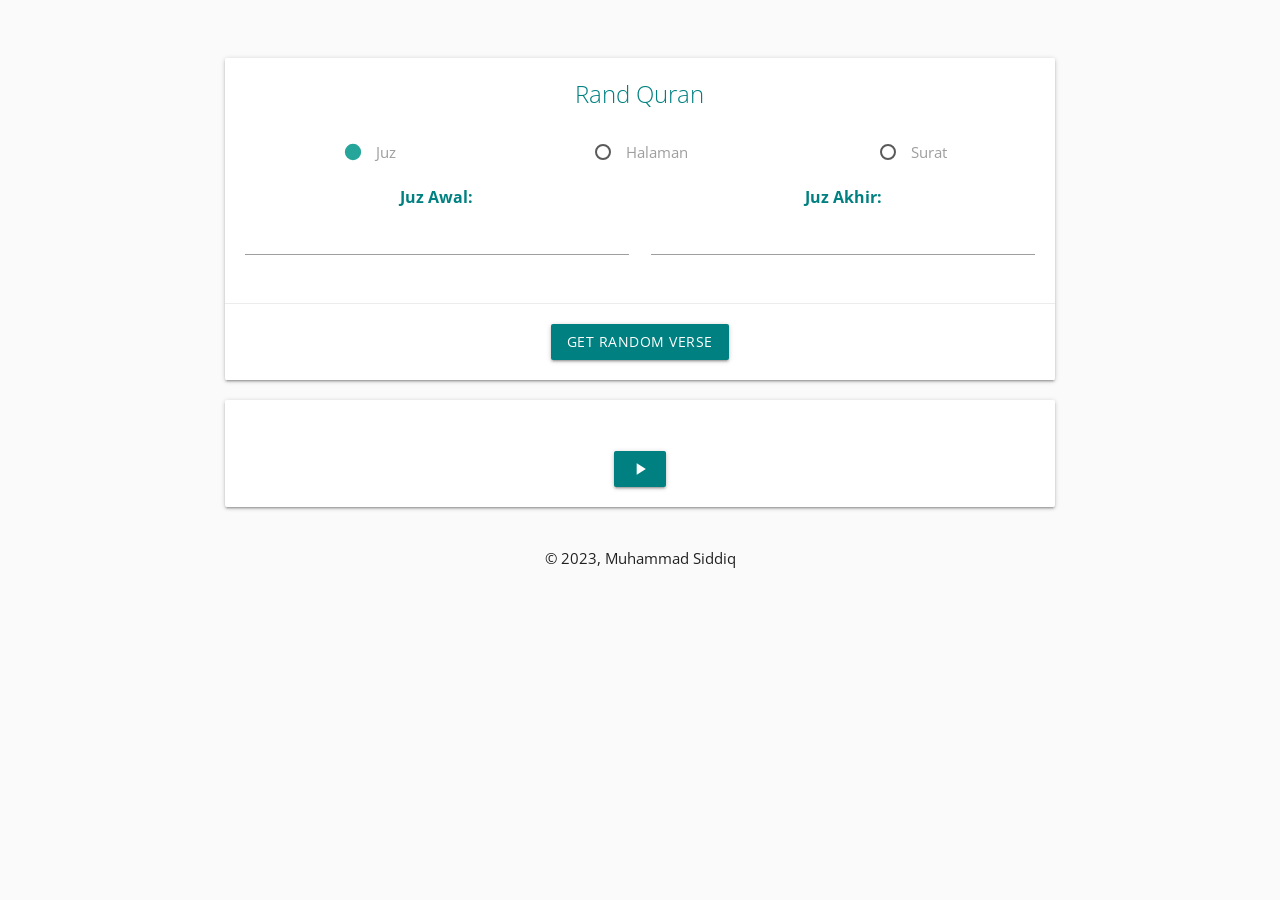
<file: index.html>
<!DOCTYPE html>
<html lang="en">

<head>
    <meta charset="UTF-8">
    <meta name="viewport" content="width=device-width, initial-scale=1">
    <title>Random Quran Verse</title>
    <!-- Material Design stylesheet -->
    <link rel="preconnect" href="https://fonts.googleapis.com">
    <link rel="preconnect" href="https://fonts.gstatic.com" crossorigin>
    <link href="https://fonts.googleapis.com/css2?family=Open+Sans&display=swap" rel="stylesheet">
    <link rel="stylesheet" href="https://cdnjs.cloudflare.com/ajax/libs/materialize/1.0.0/css/materialize.min.css">
    <!-- Material Design icons -->
    <link href="https://fonts.googleapis.com/icon?family=Material+Icons" rel="stylesheet">
    <!-- Custom styles -->
    <style>
        body {
            font-family: 'Open Sans', sans-serif;
            text-align: center;
            background-color: #fafafa;
        }

        .spoiler {
            color: black;
            background-color: black;
            padding: 2px 5px;
            border-radius: 3px;
            cursor: pointer;
        }

        .spoiler:hover {
            background-color: transparent;
        }

        audio {
            display: none
        }

        #main-container {
            margin-top: 50px;
        }

        .card {
            margin-bottom: 20px;
        }

        .card .card-content {
            padding: 20px;
        }

        .card .card-action {
            padding: 20px;
            text-align: center;
        }

        .card-title {
            font-size: 15px;
            font-weight: 700;
            color: #008080;
            text-align: center;
        }

        #range-label,
        #range-end-label {
            font-weight: 700;
            font-size: 16px;
            color: #008080;
        }

        .verse input[type="number"]::-webkit-inner-spin-button,
        input[type="number"]::-webkit-outer-spin-button {
            -webkit-appearance: none;
            margin: 0;
        }

        input[type="number"] {
            -moz-appearance: textfield;
            appearance: textfield;
            font-size: 16px;
            font-weight: 700;
            color: #008080;
            text-align: center;
            border: none;
            border-bottom: 1px solid #008080;
            width: 50%;
            margin: 20px auto;
            padding: 10px;
        }

        .btn {
            background-color: #008080;
        }

        .btn:hover {
            background-color: #006666;
        }

        @media (max-width: 1080px) {
            .card {
                width: 90%;
                margin: 0 auto;
            }

            input[type="number"] {
                width: 80%;
            }
        }
    </style>
</head>

<body>
    <div id="main-container">
        <div class="row">
            <div class="col s12 m10 offset-m1 l8 offset-l2">
                <div class="card">
                    <div class="card-content">
                        <span class="card-title" href="q.html">Rand Quran</span>
                        <br>
                        <div class="row">
                            <div class="col s4">
                                <p>
                                    <label>
                                        <input type="radio" name="range-type" value="juz" checked />
                                        <span>Juz</span>
                                    </label>
                                </p>
                            </div>
                            <div class="col s4">
                                <p>
                                    <label>
                                        <input type="radio" name="range-type" value="page" />
                                        <span>Halaman</span>
                                    </label>
                                </p>
                            </div>
                            <div class="col s4">
                                <p>
                                    <label>
                                        <input type="radio" name="range-type" value="chapter" />
                                        <span>Surat</span>
                                    </label>
                                </p>
                            </div>
                        </div>
                        <div class="row">
                            <div class="col s12 m6 s6">
                                <p id="range-label">Juz Awal:</p>
                                <input type="number" id="range-start" min="1" max="30" required>
                            </div>
                            <div class="col s12 m6 s6">
                                <p id="range-end-label">Juz Akhir:</p>
                                <input type="number" id="range-end" min="1" max="604" required>
                            </div>
                        </div>

                    </div>
                    <div class="card-action">
                        <a class="waves-effect waves-light btn" onclick="getRandomVerse()">Get Random Verse</a>
                    </div>
                </div>
                <div class="card">
                    <div class="card-content">
                        <p id="verse" class="card-title" style=font-family:Arial></p>
                        <br>
                        <button class="waves-effect waves-light btn" id="playButton" onclick="playAudio()">
                        <i class="material-icons">play_arrow</i>
                        </button>
                        <audio id="audio" controls></audio>
                    </div>
                </div>
            </div>
        </div>
    </div>
    <footer>&#169; 2023, Muhammad Siddiq</footer>
    <script src="https://cdnjs.cloudflare.com/ajax/libs/materialize/1.0.0/js/materialize.min.js"></script>
</body>
<script>
    const API_URLS = {
        juz: "https://api.npoint.io/64fd1d5a85851c800ac8",
        page: "https://api.npoint.io/fc9bdcbb5ea70254858f",
        chapter: "https://api.npoint.io/b18d5bd0e5f82498f1a8"
    };
    let audio = new Audio();
    let playButton = document.getElementById("playButton");
    const getRandomVerse = async () => {
        const rangeType = document.querySelector('input[name="range-type"]:checked').value;
        const rangeStart = +document.getElementById("range-start").value;
        const rangeEnd = +document.getElementById("range-end").value;
        const response = await fetch(API_URLS[rangeType]);
        const data = await response.json();
        const verses = (rangeType === "juz")
            ? data.juz.slice(rangeStart - 1, rangeEnd).flatMap(({ start, end }) => Array.from({ length: end - start + 1 }, (_, i) => start + i))
            : (rangeType === "page")
                ? data.pages.slice(rangeStart - 1, rangeEnd).flatMap(({ verseStart, verseEnd }) => Array.from({ length: verseEnd - verseStart + 1 }, (_, i) => verseStart + i))
                : data.slice(rangeStart - 1, rangeEnd).flatMap(({ verses: { start, end } }) => Array.from({ length: end - start + 1 }, (_, i) => start + i));
        const { data: { text, audio: audioUrl } } = await fetch(`https://api.alquran.cloud/v1/ayah/${verses[Math.floor(Math.random() * verses.length)]}/ar.alafasy`).then(response => response.json());
        let displayedText = text.split(' ').slice(0, 8).join(' ');
        displayedText += text.split(' ').length > 14 ? `<span class="spoiler"> ${text.split(' ').slice(8).join(' ')}</span>` : '';
        if (text.split(' ').length > 14) {
            document.getElementById("verse").innerHTML = displayedText;
            setTimeout(() => {
                audio.pause();
                playButton.innerHTML = '<i class="material-icons">play_arrow</i>';
            }, 8000);
        } else {
            document.getElementById("verse").textContent = text;
        }
        audio.src = audioUrl;
    };

    const playAudio = () => {
        if (audio.paused || audio.ended) {
            audio.play();
            playButton.innerHTML = '<i class="material-icons">pause</i>';
        } else {
            audio.pause();
            playButton.innerHTML = '<i class="material-icons">play_arrow</i>';
        }
    };

    audio.addEventListener("ended", () => {
        playButton.innerHTML = '<i class="material-icons">play_arrow</i>';
    });

    document.querySelectorAll('input[name="range-type"]').forEach(input => {
        input.addEventListener("change", () => {
            document.getElementById("range-label").textContent = `${input.value.charAt(0).toUpperCase() + input.value.slice(1)} Awal:`;
            document.getElementById("range-end-label").textContent = `${input.value.charAt(0).toUpperCase() + input.value.slice(1)} Akhir:`;
        });
    });

</script>

</html>
</file>
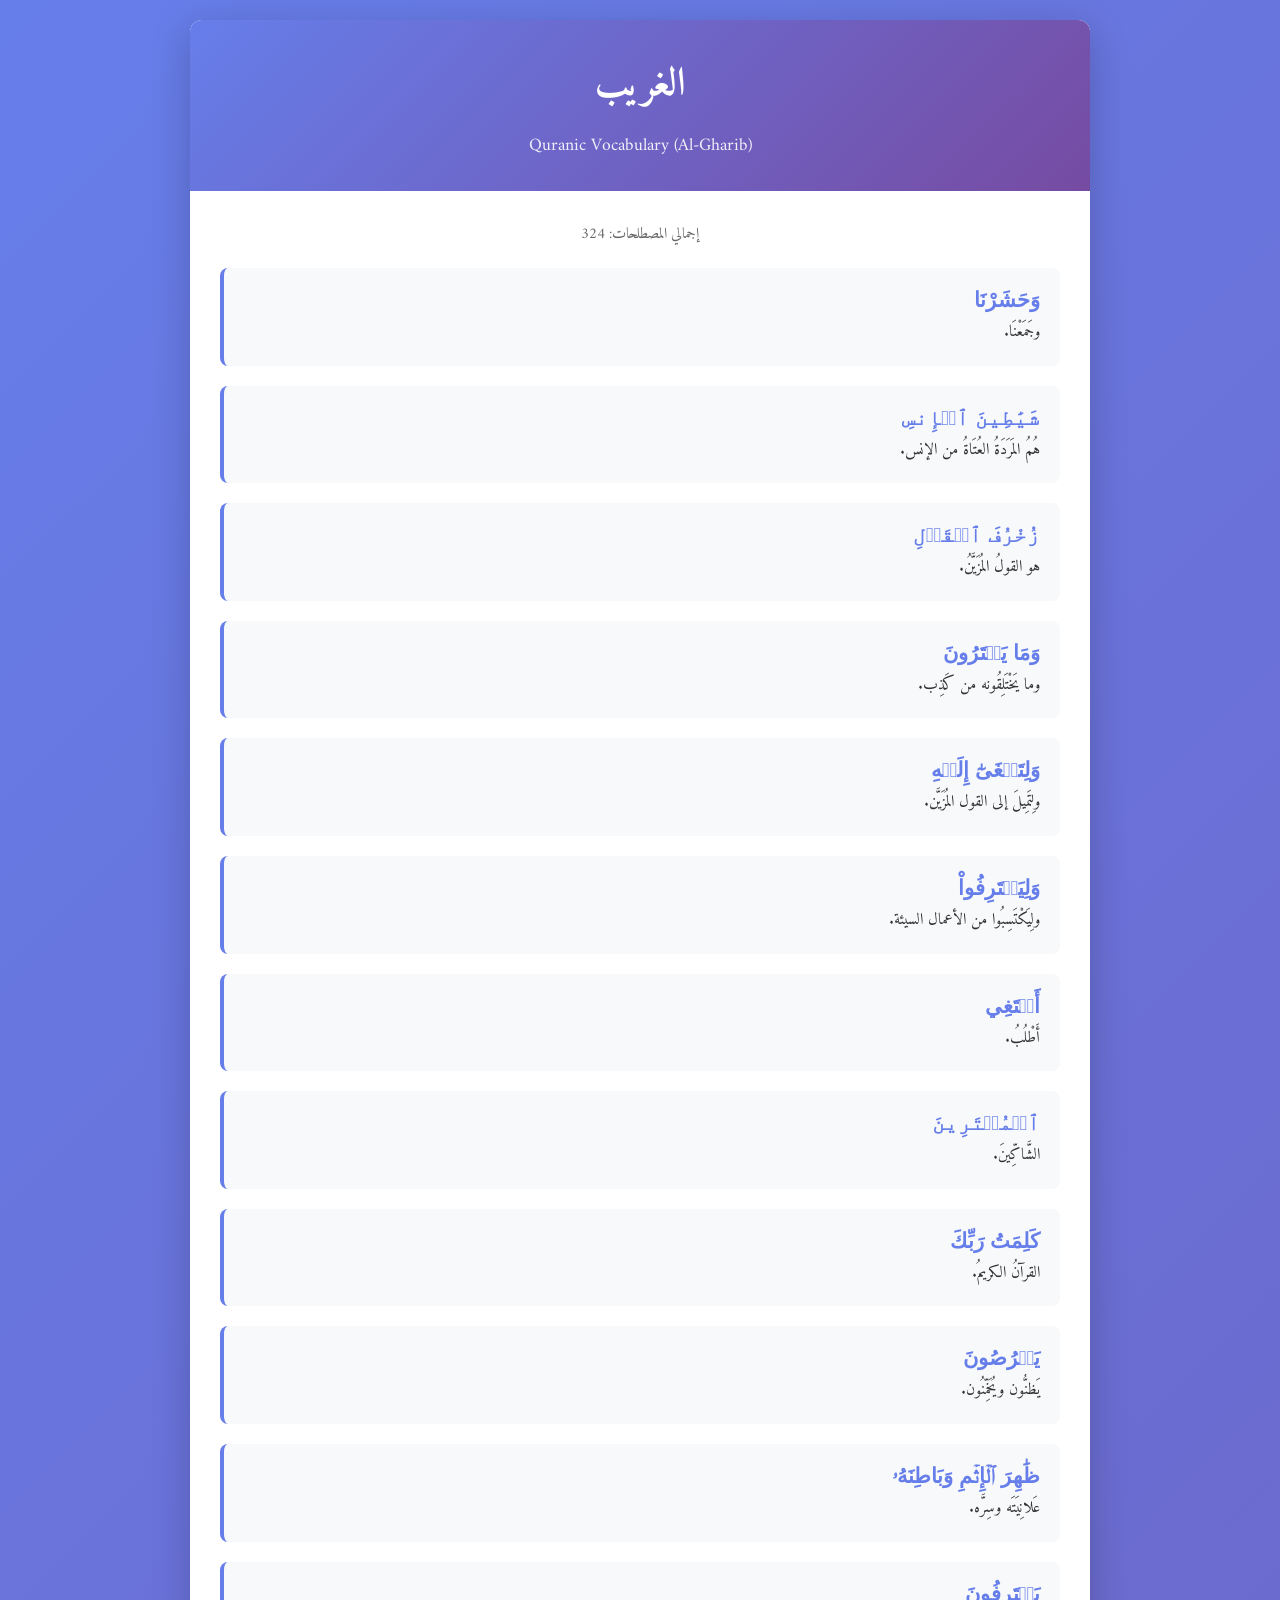
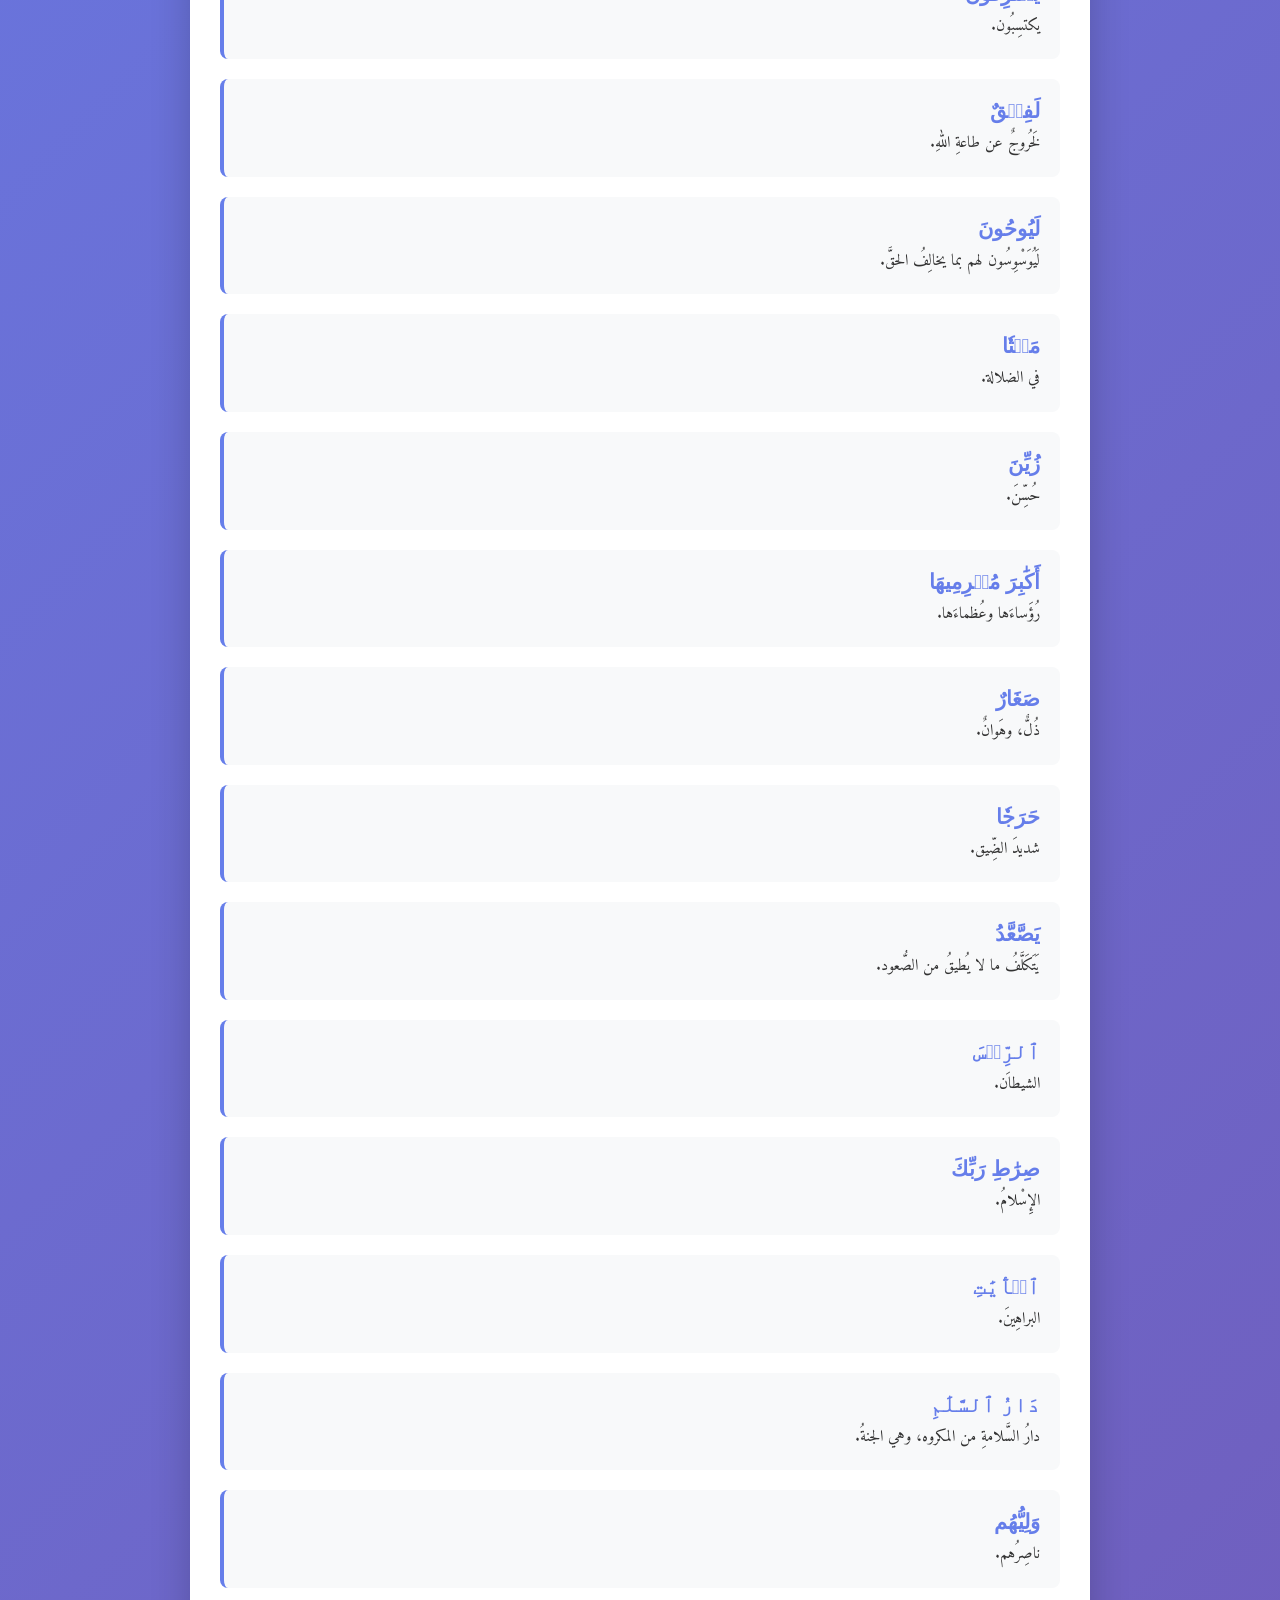
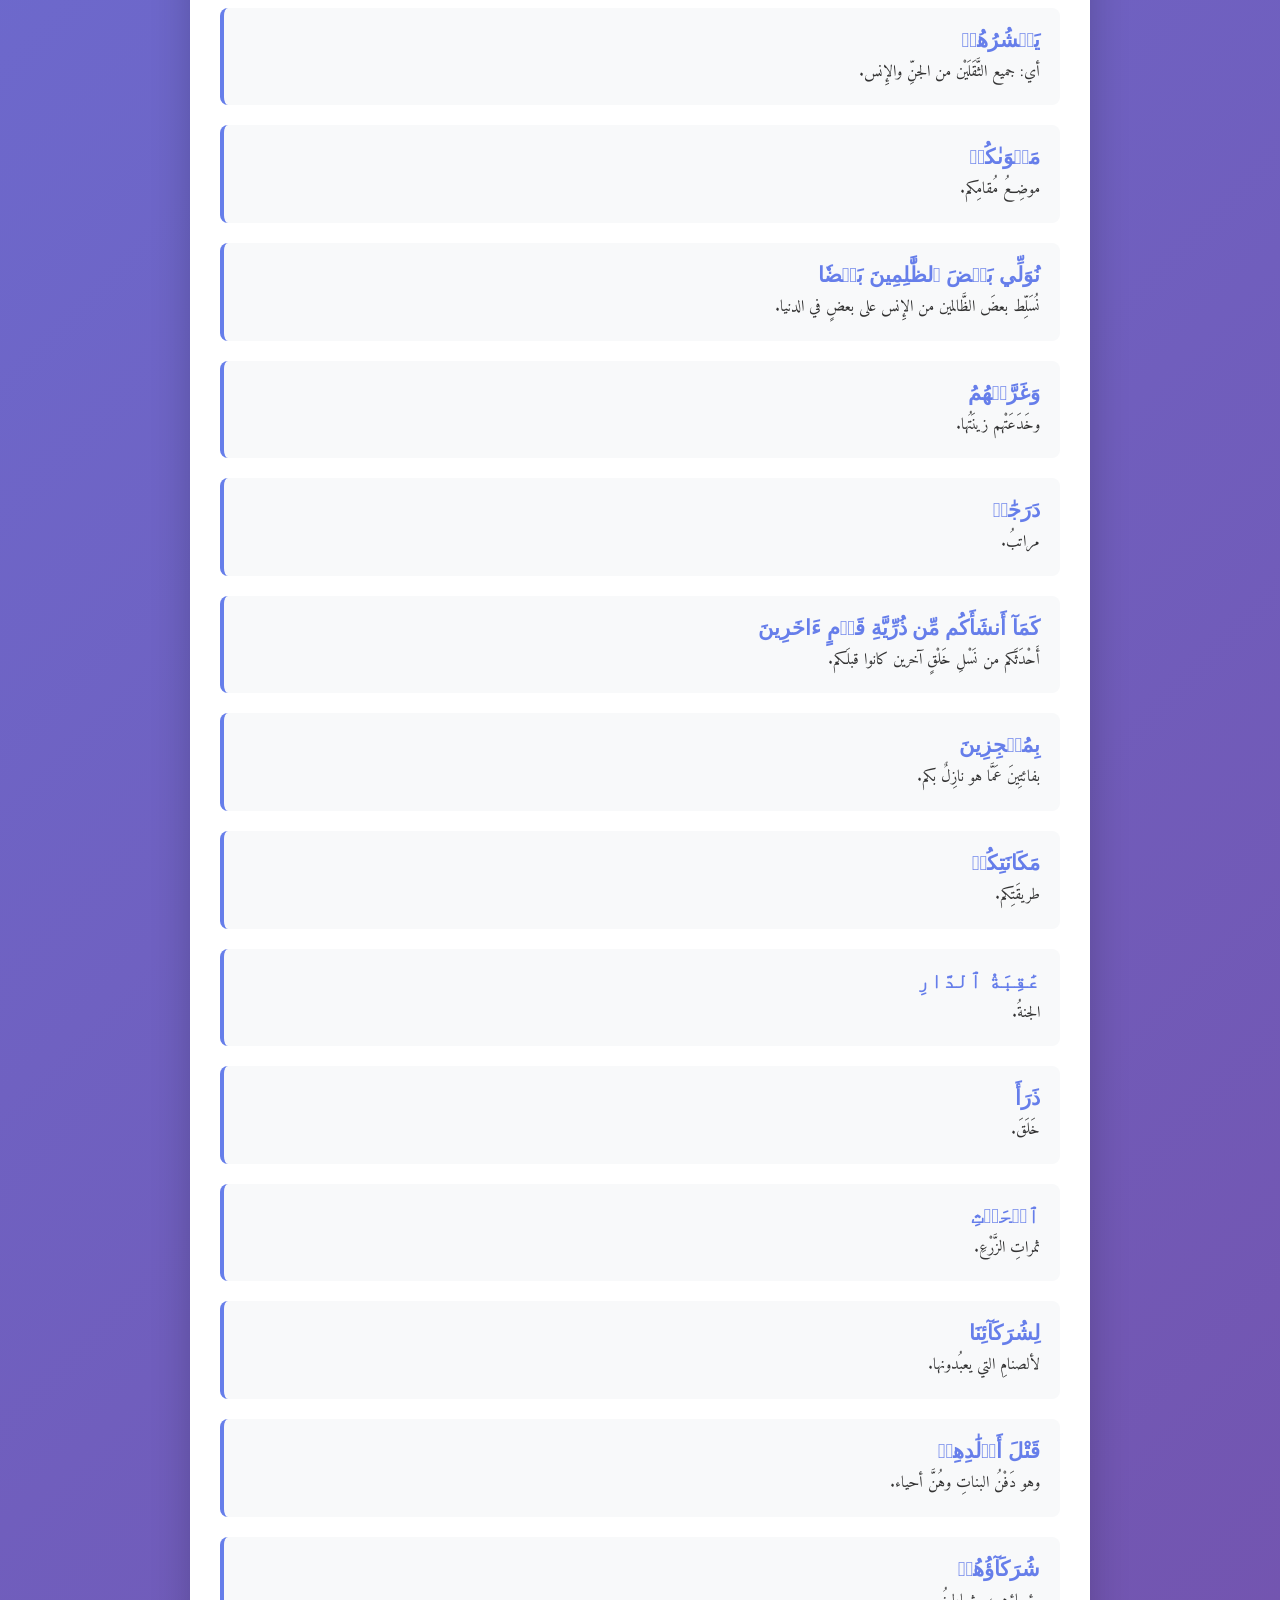
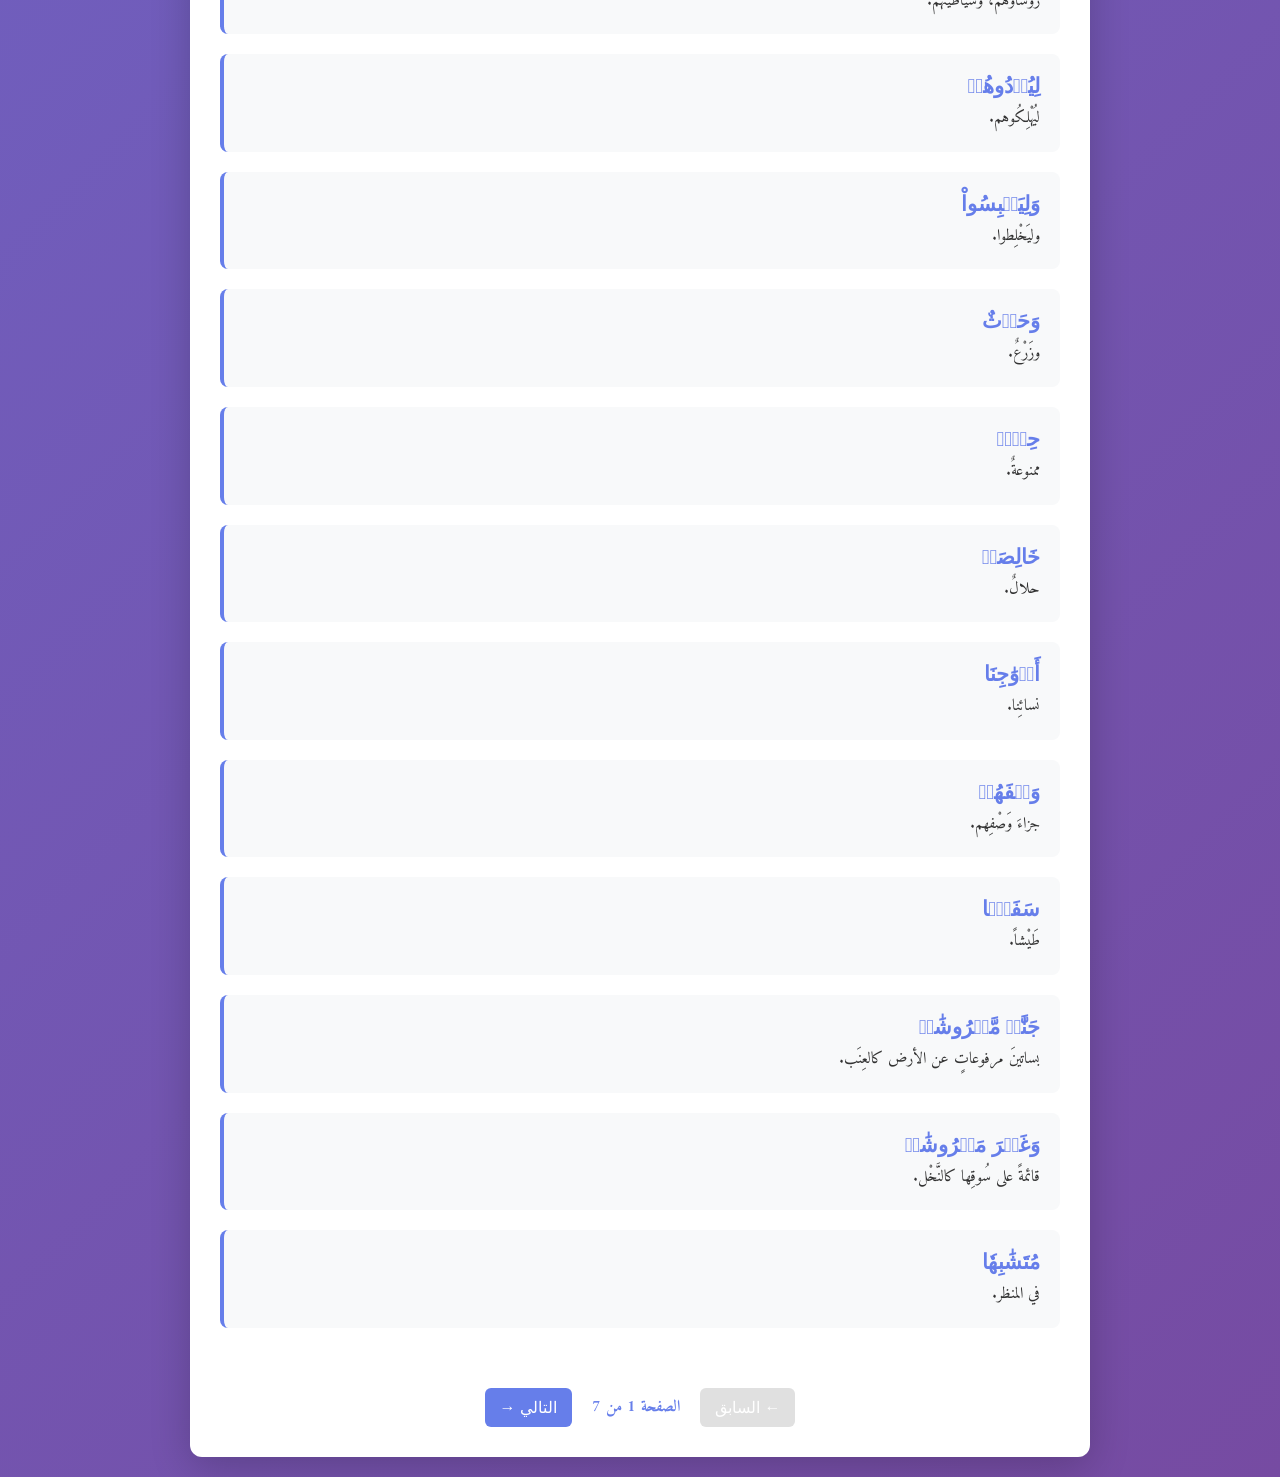
<file: gharib/index.html>
<!DOCTYPE html>
<html lang="ar" dir="rtl">
<head>
    <meta charset="UTF-8">
    <meta name="viewport" content="width=device-width, initial-scale=1.0">
    <title>الغريب - Al-Gharib (Quranic Vocabulary)</title>
    <link rel="preconnect" href="https://fonts.googleapis.com">
    <link rel="preconnect" href="https://fonts.gstatic.com" crossorigin>
    <link href="https://fonts.googleapis.com/css2?family=Amiri:ital,wght@0,400;0,700;1,400;1,700&display=swap" rel="stylesheet">
    <style>
        * {
            margin: 0;
            padding: 0;
            box-sizing: border-box;
        }

        body {
            font-family: 'Amiri', serif;
            background: linear-gradient(135deg, #667eea 0%, #764ba2 100%);
            min-height: 100vh;
            padding: 20px;
        }

        .container {
            max-width: 900px;
            margin: 0 auto;
            background: white;
            border-radius: 12px;
            box-shadow: 0 10px 40px rgba(0, 0, 0, 0.2);
            overflow: hidden;
        }

        .header {
            background: linear-gradient(135deg, #667eea 0%, #764ba2 100%);
            color: white;
            padding: 30px;
            text-align: center;
        }

        .header h1 {
            font-size: 2.5em;
            margin-bottom: 10px;
            font-weight: bold;
        }

        .header p {
            font-size: 1.1em;
            opacity: 0.9;
        }

        .content {
            padding: 30px;
            min-height: 500px;
        }

        .terms-list {
            display: grid;
            gap: 20px;
        }

        .term-card {
            background: #f8f9fa;
            border-left: 4px solid #667eea;
            padding: 20px;
            border-radius: 8px;
            transition: all 0.3s ease;
        }

        .term-card:hover {
            background: #fff;
            box-shadow: 0 5px 15px rgba(102, 126, 234, 0.1);
            border-left-color: #764ba2;
        }

        .term {
            font-size: 1.3em;
            font-weight: bold;
            color: #667eea;
            margin-bottom: 8px;
            font-family: 'Arial', sans-serif;
        }

        .definition {
            font-size: 1em;
            color: #333;
            line-height: 1.6;
        }

        .pagination {
            display: flex;
            justify-content: center;
            align-items: center;
            gap: 10px;
            padding: 30px;
            flex-wrap: wrap;
        }

        .pagination button {
            background: #667eea;
            color: white;
            border: none;
            padding: 10px 15px;
            border-radius: 6px;
            cursor: pointer;
            font-size: 1em;
            transition: all 0.3s ease;
        }

        .pagination button:hover:not(:disabled) {
            background: #764ba2;
            transform: translateY(-2px);
            box-shadow: 0 5px 15px rgba(102, 126, 234, 0.3);
        }

        .pagination button:disabled {
            background: #ccc;
            cursor: not-allowed;
            opacity: 0.6;
        }

        .pagination .page-info {
            color: #667eea;
            font-weight: bold;
            margin: 0 10px;
        }

        .loading {
            text-align: center;
            padding: 40px;
            color: #667eea;
            font-size: 1.2em;
        }

        .error {
            background: #fee;
            color: #c33;
            padding: 20px;
            border-radius: 8px;
            margin: 20px 0;
            text-align: center;
        }

        .total-items {
            text-align: center;
            color: #666;
            margin-bottom: 20px;
            font-size: 0.95em;
        }
    </style>
</head>
<body>
    <div class="container">
        <div class="header">
            <h1>الغريب</h1>
            <p>Quranic Vocabulary (Al-Gharib)</p>
        </div>

        <div class="content">
            <div id="loading" class="loading">جاري التحميل...</div>
            <div id="error"></div>
            <div id="totalItems" class="total-items"></div>
            <div id="termsList" class="terms-list"></div>
        </div>

        <div id="pagination" class="pagination"></div>
    </div>

    <script>
        const ITEMS_PER_PAGE = 50;
        let allTerms = [];
        let currentPage = 1;

        // Fetch and load data
        async function loadData() {
            try {
                const response = await fetch('gharib.json');
                if (!response.ok) {
                    throw new Error('Failed to load gharib.json');
                }
                allTerms = await response.json();
                document.getElementById('loading').style.display = 'none';
                displayPage(1);
                renderPagination();
                displayTotalItems();
            } catch (error) {
                document.getElementById('loading').style.display = 'none';
                document.getElementById('error').innerHTML = `<div class="error">خطأ: ${error.message}</div>`;
            }
        }

        // Display current page
        function displayPage(page) {
            currentPage = page;
            const start = (page - 1) * ITEMS_PER_PAGE;
            const end = start + ITEMS_PER_PAGE;
            const pageItems = allTerms.slice(start, end);

            const termsList = document.getElementById('termsList');
            termsList.innerHTML = '';

            pageItems.forEach(item => {
                const card = document.createElement('div');
                card.className = 'term-card';
                card.innerHTML = `
                    <div class="term">${item.term}</div>
                    <div class="definition">${item.definition}</div>
                `;
                termsList.appendChild(card);
            });

            // Scroll to top
            window.scrollTo({ top: 0, behavior: 'smooth' });
        }

        // Render pagination buttons
        function renderPagination() {
            const totalPages = Math.ceil(allTerms.length / ITEMS_PER_PAGE);
            const paginationDiv = document.getElementById('pagination');
            paginationDiv.innerHTML = '';

            // Previous button
            const prevBtn = document.createElement('button');
            prevBtn.textContent = '← السابق';
            prevBtn.disabled = currentPage === 1;
            prevBtn.onclick = () => {
                if (currentPage > 1) displayPage(currentPage - 1);
                renderPagination();
            };
            paginationDiv.appendChild(prevBtn);

            // Page info
            const pageInfo = document.createElement('div');
            pageInfo.className = 'page-info';
            pageInfo.textContent = `الصفحة ${currentPage} من ${totalPages}`;
            paginationDiv.appendChild(pageInfo);

            // Next button
            const nextBtn = document.createElement('button');
            nextBtn.textContent = 'التالي →';
            nextBtn.disabled = currentPage === totalPages;
            nextBtn.onclick = () => {
                if (currentPage < totalPages) displayPage(currentPage + 1);
                renderPagination();
            };
            paginationDiv.appendChild(nextBtn);
        }

        // Display total items
        function displayTotalItems() {
            const totalDiv = document.getElementById('totalItems');
            totalDiv.textContent = `إجمالي المصطلحات: ${allTerms.length}`;
        }

        // Load data on page load
        window.addEventListener('DOMContentLoaded', loadData);
    </script>
</body>
</html>
</file>
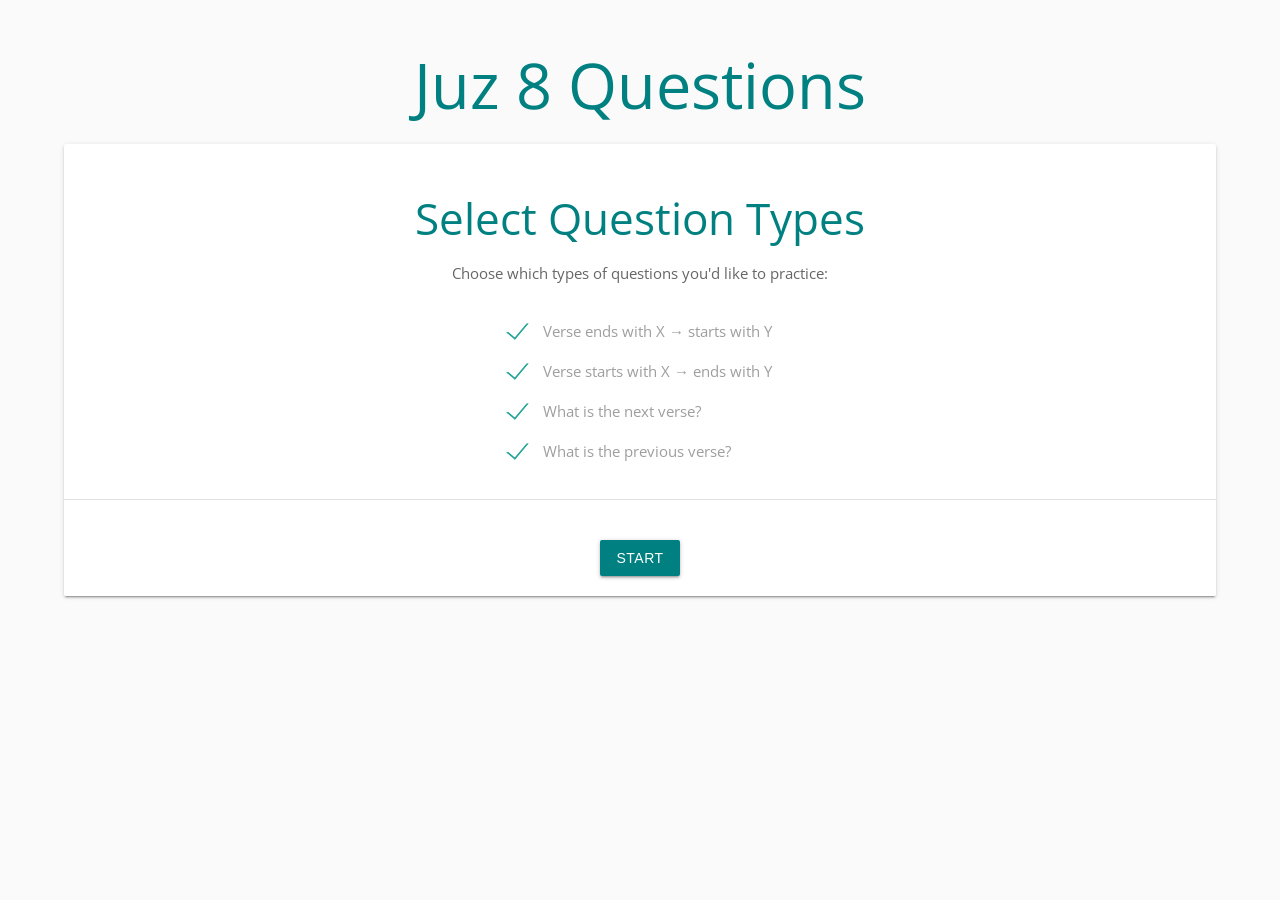
<file: juz/index.html>
<!DOCTYPE html>
<html lang="en">

<head>
    <meta charset="UTF-8">
    <meta name="viewport" content="width=device-width, initial-scale=1">
    <title>Juz 8 Dynamic Questions</title>
    <!-- Material Design stylesheet -->
    <link rel="preconnect" href="https://fonts.googleapis.com">
    <link rel="preconnect" href="https://fonts.gstatic.com" crossorigin>
    <link href="https://fonts.googleapis.com/css2?family=Open+Sans&display=swap" rel="stylesheet">
    <link rel="stylesheet" href="https://cdnjs.cloudflare.com/ajax/libs/materialize/1.0.0/css/materialize.min.css">
    <!-- Material Design icons -->
    <link href="https://fonts.googleapis.com/icon?family=Material+Icons" rel="stylesheet">
    <!-- Custom styles -->
    <style>
        body {
            font-family: 'Open Sans', sans-serif;
            text-align: center;
            background-color: #fafafa;
        }

        #main-container {
            margin-top: 50px;
            margin-bottom: 50px;
        }

        .card {
            margin-bottom: 20px;
            width: 90%;
            margin-left: auto;
            margin-right: auto;
            box-shadow: 0 2px 2px 0 rgba(0, 0, 0, 0.14), 0 3px 1px -2px rgba(0, 0, 0, 0.2), 0 1px 5px 0 rgba(0, 0, 0, 0.12);
        }

        .card .card-content {
            padding: 20px;
        }

        .card .card-action {
            padding: 20px;
            text-align: center;
            border-top: 1px solid #e0e0e0;
        }

        .card-title {
            font-size: 18px;
            font-weight: 700;
            color: #008080;
            text-align: center;
            margin-bottom: 20px;
        }

        .question-text {
            font-size: 16px;
            color: #333;
            margin: 20px 0;
            line-height: 1.8;
        }

        .verse-text {
            font-size: 18px;
            color: #008080;
            font-weight: 600;
            margin: 15px 0;
            direction: rtl;
            text-align: right;
        }

        .options-container {
            margin: 20px 0;
            text-align: left;
            display: inline-block;
            width: 100%;
            max-width: 600px;
        }

        .option {
            margin: 12px 0;
            padding: 12px 15px;
            border: 2px solid #ddd;
            border-radius: 4px;
            cursor: pointer;
            background-color: #fff;
            transition: all 0.3s ease;
        }

        .option:hover {
            border-color: #008080;
            background-color: #f5f5f5;
        }

        .option.selected {
            background-color: #008080;
            color: white;
            border-color: #008080;
        }

        .option.correct {
            background-color: #4caf50;
            color: white;
            border-color: #4caf50;
        }

        .option.incorrect {
            background-color: #f44336;
            color: white;
            border-color: #f44336;
        }

        .btn {
            background-color: #008080;
            margin-top: 20px;
        }

        .btn:hover {
            background-color: #006666;
        }

        .btn-secondary {
            background-color: #999;
        }

        .btn-secondary:hover {
            background-color: #666;
        }

        .result-text {
            font-size: 16px;
            font-weight: 600;
            margin-top: 15px;
        }

        .result-correct {
            color: #4caf50;
        }

        .result-incorrect {
            color: #f44336;
        }

        .question-counter {
            font-size: 14px;
            color: #999;
            margin-bottom: 10px;
        }

        .full-verse {
            background-color: #f9f9f9;
            padding: 15px;
            border-left: 4px solid #008080;
            text-align: right;
            direction: rtl;
            margin: 15px 0;
            font-size: 16px;
        }

        @media (max-width: 768px) {
            .card {
                width: 95%;
            }

            .question-text {
                font-size: 14px;
            }

            .verse-text {
                font-size: 16px;
            }

            .option {
                font-size: 14px;
                padding: 10px 12px;
            }
        }
    </style>
</head>

<body>
    <div id="main-container">
        <h1 style="color: #008080;">Juz 8 Questions</h1>
        <div id="content">
            <!-- Question Type Selection Screen -->
            <div id="selection-screen" class="card">
                <div class="card-content">
                    <h3 style="color: #008080; margin-bottom: 20px;">Select Question Types</h3>
                    <p style="color: #666; margin-bottom: 20px;">Choose which types of questions you'd like to practice:</p>
                    
                    <div style="text-align: left; display: inline-block;">
                        <label style="display: flex; align-items: center; margin: 15px 0; cursor: pointer; font-size: 16px;">
                            <input type="checkbox" id="type1" checked style="margin-right: 10px; cursor: pointer;">
                            <span>Verse ends with X → starts with Y</span>
                        </label>
                        <label style="display: flex; align-items: center; margin: 15px 0; cursor: pointer; font-size: 16px;">
                            <input type="checkbox" id="type2" checked style="margin-right: 10px; cursor: pointer;">
                            <span>Verse starts with X → ends with Y</span>
                        </label>
                        <label style="display: flex; align-items: center; margin: 15px 0; cursor: pointer; font-size: 16px;">
                            <input type="checkbox" id="type3" checked style="margin-right: 10px; cursor: pointer;">
                            <span>What is the next verse?</span>
                        </label>
                        <label style="display: flex; align-items: center; margin: 15px 0; cursor: pointer; font-size: 16px;">
                            <input type="checkbox" id="type4" checked style="margin-right: 10px; cursor: pointer;">
                            <span>What is the previous verse?</span>
                        </label>
                    </div>
                </div>
                <div class="card-action">
                    <button class="btn waves-effect waves-light" onclick="startQuiz()">Start</button>
                </div>
            </div>

            <!-- Question Screen -->
            <div id="question-screen" style="display: none;">
                <div class="progress" style="margin: 20px auto; width: 80%; max-width: 600px;">
                    <div class="determinate" id="progress-bar" style="width: 0%; background-color: #008080;"></div>
                </div>
                <div class="card">
                    <div class="card-content">
                        <div class="question-counter">
                            Question <span id="current-question">1</span>
                        </div>
                        <div class="card-title" id="question-title">Loading...</div>
                        <div class="question-text" id="question-text"></div>
                        <div class="verse-text" id="verse-text"></div>
                        <div class="options-container" id="options-container"></div>
                        <div class="result-text" id="result-text" style="display: none;"></div>
                    </div>
                    <div class="card-action">
                        <button class="btn btn-secondary waves-effect waves-light" id="next-btn" onclick="nextQuestion()" style="display: none;">Next Question</button>
                        <button class="btn btn-secondary waves-effect waves-light" id="stop-btn" onclick="stopQuiz()" style="display: none;">Stop Quiz</button>
                    </div>
                </div>
            </div>
        </div>
    </div>

    <script>
        let quranData = null;
        let currentQuestionIndex = 0;
        let selectedQuestionTypes = [1, 2, 3, 4];
        let selectedAnswer = null;
        let answered = false;
        let allAyahs = [];

        // Load the Quran data
        async function loadData() {
            try {
                const response = await fetch('juz8.json');
                quranData = await response.json();
                allAyahs = quranData.data.ayahs;
            } catch (error) {
                console.error('Error loading data:', error);
                document.getElementById('content').innerHTML = '<p style="color: red;">Error loading Quran data</p>';
            }
        }

        // Start quiz
        function startQuiz() {
            const type1 = document.getElementById('type1').checked;
            const type2 = document.getElementById('type2').checked;
            const type3 = document.getElementById('type3').checked;
            const type4 = document.getElementById('type4').checked;

            if (!type1 && !type2 && !type3 && !type4) {
                alert('Please select at least one question type');
                return;
            }

            selectedQuestionTypes = [];
            if (type1) selectedQuestionTypes.push(1);
            if (type2) selectedQuestionTypes.push(2);
            if (type3) selectedQuestionTypes.push(3);
            if (type4) selectedQuestionTypes.push(4);

            currentQuestionIndex = 0;
            document.getElementById('selection-screen').style.display = 'none';
            document.getElementById('question-screen').style.display = 'block';
            displayQuestion();
        }

        // Generate a random question
        function generateRandomQuestion() {
            const questionType = selectedQuestionTypes[Math.floor(Math.random() * selectedQuestionTypes.length)];
            
            if (questionType === 1) {
                return generateType1Question();
            } else if (questionType === 2) {
                return generateType2Question();
            } else if (questionType === 3) {
                return generateType3Question();
            } else if (questionType === 4) {
                return generateType4Question();
            }
        }

        // Question Type 1: Verse ends with X starts with Y
        function generateType1Question() {
            const randomIdx = Math.floor(Math.random() * (allAyahs.length - 1));
            const verse = allAyahs[randomIdx];
            const verseText = cleanArabicText(verse.text);
            const firstWords = getFirstWords(verseText, 3);
            const lastWords = getLastWords(verseText, 3);

            const correctOptions = [
                { text: firstWords, correct: true, full: verseText }
            ];

            // Add 3 nearby incorrect options
            const nearbyIndices = getNearbyIndices(randomIdx, 3, allAyahs.length);
            nearbyIndices.forEach(idx => {
                const incorrectText = cleanArabicText(allAyahs[idx].text);
                correctOptions.push({
                    text: getFirstWords(incorrectText, 3),
                    correct: false,
                    full: incorrectText
                });
            });

            const shuffled = shuffleArray(correctOptions);

            return {
                type: 1,
                title: 'Complete the Verse',
                question: `The verse that ends with: <strong>"${lastWords}"</strong> starts with:`,
                options: shuffled,
                verseNumber: verse.number,
                surahNumber: verse.surah.number,
                surahName: verse.surah.englishName,
                numberInSurah: verse.numberInSurah,
                correctVerse: verseText
            };
        }

        // Question Type 2: Verse starts with X ends with Y
        function generateType2Question() {
            const randomIdx = Math.floor(Math.random() * (allAyahs.length - 1));
            const verse = allAyahs[randomIdx];
            const verseText = cleanArabicText(verse.text);
            const firstWords = getFirstWords(verseText, 3);
            const lastWords = getLastWords(verseText, 3);

            const correctOptions = [
                { text: lastWords, correct: true, full: verseText }
            ];

            // Add 3 nearby incorrect options
            const nearbyIndices = getNearbyIndices(randomIdx, 3, allAyahs.length);
            nearbyIndices.forEach(idx => {
                const incorrectText = cleanArabicText(allAyahs[idx].text);
                correctOptions.push({
                    text: getLastWords(incorrectText, 3),
                    correct: false,
                    full: incorrectText
                });
            });

            const shuffled = shuffleArray(correctOptions);

            return {
                type: 2,
                title: 'Complete the Verse',
                question: `The verse that starts with: <strong>"${firstWords}"</strong> ends with:`,
                options: shuffled,
                verseNumber: verse.number,
                surahNumber: verse.surah.number,
                surahName: verse.surah.englishName,
                numberInSurah: verse.numberInSurah,
                correctVerse: verseText
            };
        }

        // Question Type 3: What is the next verse?
        function generateType3Question() {
            const randomIdx = Math.floor(Math.random() * (allAyahs.length - 2));
            const verse = allAyahs[randomIdx];
            const nextVerse = allAyahs[randomIdx + 1];
            const verseText = cleanArabicText(verse.text);
            const firstWordsOfNext = getFirstWords(cleanArabicText(nextVerse.text), 4);

            const correctOptions = [
                { text: firstWordsOfNext, correct: true, full: cleanArabicText(nextVerse.text) }
            ];

            // Add 3 nearby incorrect options
            const nearbyIndices = getNearbyIndices(randomIdx + 1, 3, allAyahs.length);
            nearbyIndices.forEach(idx => {
                const incorrectText = cleanArabicText(allAyahs[idx].text);
                correctOptions.push({
                    text: getFirstWords(incorrectText, 4),
                    correct: false,
                    full: incorrectText
                });
            });

            const shuffled = shuffleArray(correctOptions);

            return {
                type: 3,
                title: 'Next Verse',
                question: `What is the verse after: <strong>"${getFirstWords(verseText, 4)}..."</strong>`,
                options: shuffled,
                verseNumber: nextVerse.number,
                surahNumber: nextVerse.surah.number,
                surahName: nextVerse.surah.englishName,
                numberInSurah: nextVerse.numberInSurah,
                correctVerse: cleanArabicText(nextVerse.text)
            };
        }

        // Question Type 4: What is the previous verse?
        function generateType4Question() {
            const randomIdx = Math.floor(Math.random() * (allAyahs.length - 2)) + 1;
            const verse = allAyahs[randomIdx];
            const prevVerse = allAyahs[randomIdx - 1];
            const verseText = cleanArabicText(verse.text);
            const firstWordsOfPrev = getFirstWords(cleanArabicText(prevVerse.text), 4);

            const correctOptions = [
                { text: firstWordsOfPrev, correct: true, full: cleanArabicText(prevVerse.text) }
            ];

            // Add 3 nearby incorrect options
            const nearbyIndices = getNearbyIndices(randomIdx - 1, 3, allAyahs.length);
            nearbyIndices.forEach(idx => {
                const incorrectText = cleanArabicText(allAyahs[idx].text);
                correctOptions.push({
                    text: getFirstWords(incorrectText, 4),
                    correct: false,
                    full: incorrectText
                });
            });

            const shuffled = shuffleArray(correctOptions);

            return {
                type: 4,
                title: 'Previous Verse',
                question: `What is the verse before: <strong>"${getFirstWords(verseText, 4)}..."</strong>`,
                options: shuffled,
                verseNumber: prevVerse.number,
                surahNumber: prevVerse.surah.number,
                surahName: prevVerse.surah.englishName,
                numberInSurah: prevVerse.numberInSurah,
                correctVerse: cleanArabicText(prevVerse.text)
            };
        }

        // Helper functions
        function cleanArabicText(text) {
            return text.replace(/[\u064b-\u0652\u0640]/g, '').trim();
        }

        function getFirstWords(text, wordCount = 3) {
            const words = text.split(' ');
            return words.slice(0, wordCount).join(' ');
        }

        function getLastWords(text, wordCount = 3) {
            const words = text.split(' ');
            return words.slice(-wordCount).join(' ');
        }

        function getRandomIndices(total, count, exclude1, exclude2 = -1) {
            const indices = [];
            const excludeSet = new Set([exclude1, exclude2]);
            while (indices.length < count) {
                const idx = Math.floor(Math.random() * total);
                if (!excludeSet.has(idx) && !indices.includes(idx)) {
                    indices.push(idx);
                }
            }
            return indices;
        }

        function getNearbyIndices(centerIdx, count, total) {
            const indices = [];
            const range = Math.max(5, Math.floor(total / 10)); // Get verses within range of center
            
            // Create pool of nearby indices
            const pool = [];
            for (let i = Math.max(0, centerIdx - range); i < Math.min(total, centerIdx + range + 1); i++) {
                if (i !== centerIdx) {
                    pool.push(i);
                }
            }
            
            // Shuffle pool and take first 'count' items
            const shuffled = shuffleArray(pool);
            return shuffled.slice(0, Math.min(count, shuffled.length));
        }

        function shuffleArray(arr) {
            const shuffled = [...arr];
            for (let i = shuffled.length - 1; i > 0; i--) {
                const j = Math.floor(Math.random() * (i + 1));
                [shuffled[i], shuffled[j]] = [shuffled[j], shuffled[i]];
            }
            return shuffled;
        }

        // Display current question
        function displayQuestion() {
            answered = false;
            selectedAnswer = null;
            const question = generateRandomQuestion();

            currentQuestionIndex++;
            document.getElementById('current-question').textContent = currentQuestionIndex;
            document.getElementById('progress-bar').style.width = '0%';
            document.getElementById('question-title').textContent = question.title;
            document.getElementById('question-text').innerHTML = question.question;
            document.getElementById('verse-text').innerHTML = '';
            document.getElementById('result-text').style.display = 'none';
            document.getElementById('result-text').textContent = '';

            const optionsContainer = document.getElementById('options-container');
            optionsContainer.innerHTML = '';

            question.options.forEach((option, index) => {
                const optionDiv = document.createElement('div');
                optionDiv.className = 'option';
                optionDiv.innerHTML = `<strong>${String.fromCharCode(65 + index)}.</strong> ${option.text}`;
                optionDiv.onclick = () => selectOption(index);
                optionsContainer.appendChild(optionDiv);
            });

            // Store current question globally for submission
            window.currentQuestion = question;

            document.getElementById('submit-btn').style.display = 'inline-block';
            document.getElementById('next-btn').style.display = 'none';
        }

        // Select an option
        function selectOption(index) {
            if (answered) return;

            answered = true;
            selectedAnswer = index;
            const question = window.currentQuestion;
            const selectedOption = question.options[selectedAnswer];
            const isCorrect = selectedOption.correct;

            const options = document.querySelectorAll('.option');
            options.forEach((opt, i) => {
                const option = question.options[i];
                if (option.correct) {
                    opt.classList.add('correct');
                } else if (i === selectedAnswer && !isCorrect) {
                    opt.classList.add('incorrect');
                }
                opt.onclick = null; // Disable clicking after submission
            });

            const resultText = document.getElementById('result-text');
            resultText.style.display = 'block';
            if (isCorrect) {
                resultText.className = 'result-text result-correct';
                resultText.textContent = '✓ Correct!';
            } else {
                resultText.className = 'result-text result-incorrect';
                resultText.textContent = '✗ Incorrect!';
            }

            // Find the correct verse index in allAyahs
            const correctVerseIndex = allAyahs.findIndex(ayah => 
                cleanArabicText(ayah.text) === question.correctVerse
            );

            // Build context with surrounding verses
            const contextDiv = document.createElement('div');
            contextDiv.className = 'verse-context';
            contextDiv.style.marginTop = '20px';

            let contextHTML = '';

            // Show verse before if it exists
            if (correctVerseIndex > 0) {
                const prevVerse = allAyahs[correctVerseIndex - 1];
                contextHTML += `<div class="surrounding-verse" style="opacity: 0.6; margin-bottom: 10px;">
                    <small style="color: #999;">${prevVerse.surah.englishName} ${prevVerse.surah.number}:${prevVerse.numberInSurah}</small><br>
                    <span style="direction: rtl; display: block; text-align: right;">${cleanArabicText(prevVerse.text)}</span>
                </div>`;
            }

            // Show correct verse highlighted
            contextHTML += `<div class="correct-verse" style="background-color: #fff3cd; padding: 10px; border-left: 4px solid #ffc107; margin: 10px 0;">
                <strong style="color: #856404;">${question.surahName} ${question.surahNumber}:${question.numberInSurah}</strong><br>
                <span style="direction: rtl; display: block; text-align: right; color: #333;">${question.correctVerse}</span>
            </div>`;

            // Show verse after if it exists
            if (correctVerseIndex < allAyahs.length - 1) {
                const nextVerse = allAyahs[correctVerseIndex + 1];
                contextHTML += `<div class="surrounding-verse" style="opacity: 0.6; margin-top: 10px;">
                    <small style="color: #999;">${nextVerse.surah.englishName} ${nextVerse.surah.number}:${nextVerse.numberInSurah}</small><br>
                    <span style="direction: rtl; display: block; text-align: right;">${cleanArabicText(nextVerse.text)}</span>
                </div>`;
            }

            contextDiv.innerHTML = contextHTML;
            resultText.parentElement.appendChild(contextDiv);

            document.getElementById('next-btn').style.display = 'inline-block';
            document.getElementById('stop-btn').style.display = 'inline-block';
        }

        // Next question
        function nextQuestion() {
            const fullVerseDiv = document.querySelector('.verse-context');
            if (fullVerseDiv) {
                fullVerseDiv.remove();
            }
            displayQuestion();
        }

        // Stop quiz and return to selection
        function stopQuiz() {
            document.getElementById('selection-screen').style.display = 'block';
            document.getElementById('question-screen').style.display = 'none';
            currentQuestionIndex = 0;
        }

        // Initialize on page load
        window.addEventListener('load', loadData);
    </script>
</body>

</html>
</file>
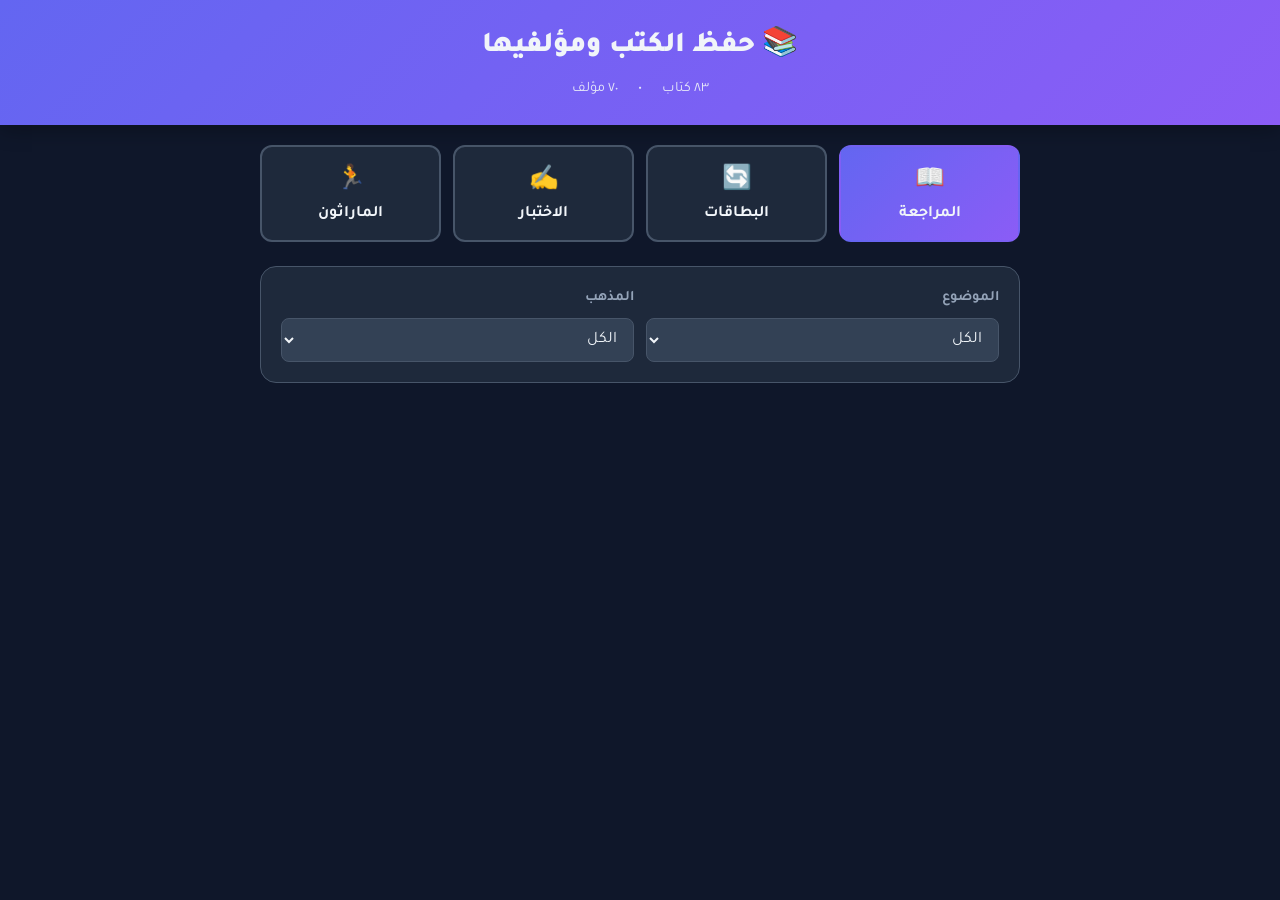
<file: kutub/index.html>
<!DOCTYPE html>
<html lang="ar" dir="rtl">

<head>
    <meta charset="UTF-8">
    <meta name="viewport" content="width=device-width, initial-scale=1.0, viewport-fit=cover">
    <meta name="description" content="حفظ الكتب ومؤلفيها في أصول الفقه والقواعد الفقهية ومقاصد الشريعة">
    <title>حفظ الكتب ومؤلفيها</title>
    <link href="https://fonts.googleapis.com/css2?family=Tajawal:wght@400;500;700;900&display=swap" rel="stylesheet">
    <style>
        :root {
            --primary-color: #6366f1;
            --secondary-color: #4f46e5;
            --bg-color: #0f172a;
            --card-bg: #1e293b;
            --surface-color: #334155;
            --text-color: #f1f5f9;
            --text-muted: #94a3b8;
            --success-color: #22c55e;
            --error-color: #ef4444;
            --warning-color: #f59e0b;
            --border-color: #475569;
            --gradient-start: #6366f1;
            --gradient-end: #8b5cf6;
        }

        * {
            margin: 0;
            padding: 0;
            box-sizing: border-box;
        }

        body {
            font-family: 'Tajawal', sans-serif;
            background: var(--bg-color);
            color: var(--text-color);
            min-height: 100vh;
            line-height: 1.6;
        }

        /* Header */
        .header {
            background: linear-gradient(135deg, var(--gradient-start), var(--gradient-end));
            padding: 24px;
            text-align: center;
            position: sticky;
            top: 0;
            z-index: 100;
            box-shadow: 0 4px 20px rgba(0, 0, 0, 0.3);
        }

        .header h1 {
            font-size: 1.8rem;
            font-weight: 900;
            margin-bottom: 8px;
        }

        .header-stats {
            display: flex;
            justify-content: center;
            gap: 20px;
            font-size: 0.9rem;
            opacity: 0.9;
        }

        /* Container */
        .container {
            max-width: 800px;
            margin: 0 auto;
            padding: 20px;
        }

        /* Mode Tabs */
        .mode-tabs {
            display: flex;
            gap: 12px;
            margin-bottom: 24px;
            flex-wrap: wrap;
        }

        .mode-tab {
            flex: 1;
            min-width: 140px;
            background: var(--card-bg);
            border: 2px solid var(--border-color);
            color: var(--text-color);
            padding: 16px;
            border-radius: 12px;
            font-family: inherit;
            font-size: 1rem;
            font-weight: 700;
            cursor: pointer;
            transition: all 0.2s ease;
            text-align: center;
        }

        .mode-tab:hover {
            border-color: var(--primary-color);
            background: var(--surface-color);
        }

        .mode-tab.active {
            background: linear-gradient(135deg, var(--gradient-start), var(--gradient-end));
            border-color: transparent;
        }

        .mode-tab .icon {
            font-size: 1.5rem;
            margin-bottom: 8px;
            display: block;
        }

        /* Filter Section */
        .filters {
            background: var(--card-bg);
            padding: 20px;
            border-radius: 16px;
            margin-bottom: 24px;
            border: 1px solid var(--border-color);
        }

        .filter-row {
            display: flex;
            gap: 12px;
            flex-wrap: wrap;
            margin-bottom: 16px;
        }

        .filter-row:last-child {
            margin-bottom: 0;
        }

        .filter-group {
            flex: 1;
            min-width: 150px;
        }

        .filter-group label {
            display: block;
            margin-bottom: 8px;
            font-weight: 600;
            color: var(--text-muted);
            font-size: 0.9rem;
        }

        .filter-group select {
            width: 100%;
            padding: 12px;
            border-radius: 8px;
            border: 1px solid var(--border-color);
            background: var(--surface-color);
            color: var(--text-color);
            font-family: inherit;
            font-size: 1rem;
            cursor: pointer;
        }

        /* Study Mode */
        #study-mode {
            display: none;
        }

        .search-box {
            width: 100%;
            padding: 16px;
            border-radius: 12px;
            border: 1px solid var(--border-color);
            background: var(--card-bg);
            color: var(--text-color);
            font-family: inherit;
            font-size: 1.1rem;
            margin-bottom: 20px;
        }

        .search-box:focus {
            outline: none;
            border-color: var(--primary-color);
            box-shadow: 0 0 0 3px rgba(99, 102, 241, 0.2);
        }

        .book-list {
            display: flex;
            flex-direction: column;
            gap: 12px;
        }

        .book-card {
            background: var(--card-bg);
            border: 1px solid var(--border-color);
            border-radius: 12px;
            padding: 20px;
            cursor: pointer;
            transition: all 0.2s ease;
        }

        .book-card:hover {
            border-color: var(--primary-color);
            transform: translateY(-2px);
            box-shadow: 0 8px 25px rgba(0, 0, 0, 0.3);
        }

        .book-card.expanded {
            border-color: var(--primary-color);
            background: var(--surface-color);
        }

        .book-title {
            font-size: 1.3rem;
            font-weight: 700;
            color: var(--text-color);
            margin-bottom: 8px;
        }

        .book-details {
            display: none;
            margin-top: 16px;
            padding-top: 16px;
            border-top: 1px solid var(--border-color);
        }

        .book-card.expanded .book-details {
            display: block;
        }

        .detail-row {
            display: flex;
            justify-content: space-between;
            margin-bottom: 8px;
            font-size: 1rem;
        }

        .detail-label {
            color: var(--text-muted);
        }

        .detail-value {
            font-weight: 600;
            color: var(--primary-color);
        }

        .book-tags {
            display: flex;
            gap: 8px;
            flex-wrap: wrap;
            margin-top: 8px;
        }

        .tag {
            background: var(--surface-color);
            color: var(--text-muted);
            padding: 4px 12px;
            border-radius: 20px;
            font-size: 0.85rem;
        }

        /* Quiz Mode */
        #quiz-mode {
            display: none;
        }

        #marathon-mode {
            display: none;
        }

        #marathon-complete {
            display: none;
            text-align: center;
        }

        .quiz-container {
            background: var(--card-bg);
            border-radius: 16px;
            padding: 30px;
            border: 1px solid var(--border-color);
        }

        .quiz-progress {
            display: flex;
            justify-content: space-between;
            align-items: center;
            margin-bottom: 24px;
            padding-bottom: 16px;
            border-bottom: 1px solid var(--border-color);
        }

        .progress-text {
            font-weight: 700;
            color: var(--text-muted);
        }

        .score-text {
            font-weight: 700;
            color: var(--success-color);
        }

        .question-type {
            background: linear-gradient(135deg, var(--gradient-start), var(--gradient-end));
            padding: 8px 16px;
            border-radius: 20px;
            font-size: 0.9rem;
            font-weight: 600;
            margin-bottom: 20px;
            display: inline-block;
        }

        .question-text {
            font-size: 1.6rem;
            font-weight: 700;
            margin-bottom: 30px;
            line-height: 1.5;
        }

        .choices-grid {
            display: flex;
            flex-direction: column;
            gap: 12px;
            margin-bottom: 20px;
        }

        .choice-btn {
            background: var(--surface-color);
            border: 2px solid var(--border-color);
            padding: 18px 24px;
            border-radius: 12px;
            font-family: inherit;
            font-size: 1.1rem;
            text-align: right;
            cursor: pointer;
            transition: all 0.2s ease;
            color: var(--text-color);
        }

        .choice-btn:hover:not(:disabled) {
            border-color: var(--primary-color);
            background: rgba(99, 102, 241, 0.1);
        }

        .choice-btn.selected {
            border-color: var(--primary-color);
            background: rgba(99, 102, 241, 0.2);
        }

        .choice-btn.correct {
            border-color: var(--success-color);
            background: rgba(34, 197, 94, 0.2);
        }

        .choice-btn.incorrect {
            border-color: var(--error-color);
            background: rgba(239, 68, 68, 0.2);
        }

        .choice-btn:disabled {
            cursor: default;
        }

        .quiz-actions {
            display: flex;
            gap: 12px;
            justify-content: center;
            flex-wrap: wrap;
        }

        .btn {
            background: linear-gradient(135deg, var(--gradient-start), var(--gradient-end));
            color: white;
            border: none;
            padding: 14px 28px;
            border-radius: 10px;
            font-family: inherit;
            font-size: 1rem;
            font-weight: 700;
            cursor: pointer;
            transition: all 0.2s ease;
        }

        .btn:hover:not(:disabled) {
            transform: translateY(-2px);
            box-shadow: 0 6px 20px rgba(99, 102, 241, 0.4);
        }

        .btn:disabled {
            opacity: 0.5;
            cursor: not-allowed;
        }

        .btn-secondary {
            background: var(--surface-color);
            border: 2px solid var(--border-color);
        }

        .btn-secondary:hover:not(:disabled) {
            border-color: var(--primary-color);
            box-shadow: none;
        }

        /* Results */
        #results-mode {
            display: none;
            text-align: center;
        }

        .results-card {
            background: var(--card-bg);
            border-radius: 16px;
            padding: 40px;
            border: 1px solid var(--border-color);
        }

        .results-score {
            font-size: 5rem;
            font-weight: 900;
            background: linear-gradient(135deg, var(--gradient-start), var(--gradient-end));
            -webkit-background-clip: text;
            -webkit-text-fill-color: transparent;
            background-clip: text;
            margin-bottom: 16px;
        }

        .results-message {
            font-size: 1.5rem;
            font-weight: 700;
            margin-bottom: 24px;
            color: var(--text-muted);
        }

        .results-details {
            display: flex;
            justify-content: center;
            gap: 30px;
            margin-bottom: 30px;
            flex-wrap: wrap;
        }

        .result-stat {
            text-align: center;
        }

        .result-stat-value {
            font-size: 2rem;
            font-weight: 900;
        }

        .result-stat-label {
            color: var(--text-muted);
            font-size: 0.9rem;
        }

        .stat-correct {
            color: var(--success-color);
        }

        .stat-incorrect {
            color: var(--error-color);
        }

        /* Flashcard Mode */
        #flashcard-mode {
            display: none;
        }

        .flashcard {
            background: var(--card-bg);
            border-radius: 20px;
            min-height: 350px;
            display: flex;
            flex-direction: column;
            justify-content: center;
            align-items: center;
            padding: 40px;
            border: 1px solid var(--border-color);
            cursor: pointer;
            transition: all 0.3s ease;
            text-align: center;
            position: relative;
            perspective: 1000px;
            margin-bottom: 20px;
        }

        .flashcard:hover {
            border-color: var(--primary-color);
            box-shadow: 0 10px 40px rgba(99, 102, 241, 0.2);
        }

        .flashcard-label {
            position: absolute;
            top: 20px;
            right: 20px;
            background: var(--surface-color);
            padding: 6px 14px;
            border-radius: 20px;
            font-size: 0.85rem;
            color: var(--text-muted);
        }

        .flashcard-content {
            font-size: 2rem;
            font-weight: 700;
            line-height: 1.5;
        }

        .flashcard.flipped .flashcard-content {
            color: var(--primary-color);
        }

        .flashcard-hint {
            color: var(--text-muted);
            font-size: 1rem;
            margin-top: 20px;
        }

        .flashcard-counter {
            text-align: center;
            margin-bottom: 20px;
            color: var(--text-muted);
            font-weight: 600;
        }

        .flashcard-actions {
            display: flex;
            gap: 12px;
            justify-content: center;
            flex-wrap: wrap;
        }

        /* Empty state */
        .empty-state {
            text-align: center;
            padding: 60px 20px;
            color: var(--text-muted);
        }

        .empty-state .icon {
            font-size: 4rem;
            margin-bottom: 16px;
        }

        /* Responsive */
        @media (max-width: 600px) {
            .header h1 {
                font-size: 1.4rem;
            }

            .question-text {
                font-size: 1.3rem;
            }

            .flashcard-content {
                font-size: 1.5rem;
            }

            .results-score {
                font-size: 3.5rem;
            }

            .mode-tab {
                min-width: 100px;
                padding: 12px;
            }

            .mode-tab .icon {
                font-size: 1.2rem;
            }
        }

        /* Animations */
        @keyframes fadeIn {
            from {
                opacity: 0;
                transform: translateY(10px);
            }

            to {
                opacity: 1;
                transform: translateY(0);
            }
        }

        .fade-in {
            animation: fadeIn 0.3s ease;
        }

        @keyframes shake {

            0%,
            100% {
                transform: translateX(0);
            }

            25% {
                transform: translateX(-5px);
            }

            75% {
                transform: translateX(5px);
            }
        }

        .shake {
            animation: shake 0.3s ease;
        }

        @media (prefers-reduced-motion: reduce) {
            * {
                animation: none !important;
                transition: none !important;
            }
        }
    </style>
</head>

<body>
    <header class="header">
        <h1>📚 حفظ الكتب ومؤلفيها</h1>
        <div class="header-stats">
            <span id="total-books">٠ كتاب</span>
            <span>•</span>
            <span id="total-authors">٠ مؤلف</span>
        </div>
    </header>

    <div class="container">
        <!-- Mode Tabs -->
        <div class="mode-tabs">
            <button class="mode-tab active" data-mode="study">
                <span class="icon">📖</span>
                المراجعة
            </button>
            <button class="mode-tab" data-mode="flashcard">
                <span class="icon">🔄</span>
                البطاقات
            </button>
            <button class="mode-tab" data-mode="quiz">
                <span class="icon">✍️</span>
                الاختبار
            </button>
            <button class="mode-tab" data-mode="marathon">
                <span class="icon">🏃</span>
                الماراثون
            </button>
        </div>

        <!-- Filters -->
        <div class="filters">
            <div class="filter-row">
                <div class="filter-group">
                    <label>الموضوع</label>
                    <select id="topic-filter">
                        <option value="">الكل</option>
                    </select>
                </div>
                <div class="filter-group">
                    <label>المذهب</label>
                    <select id="school-filter">
                        <option value="">الكل</option>
                    </select>
                </div>
            </div>
        </div>

        <!-- Study Mode -->
        <div id="study-mode">
            <input type="text" class="search-box" id="search-input" placeholder="ابحث عن كتاب أو مؤلف...">
            <div class="book-list" id="book-list"></div>
        </div>

        <!-- Flashcard Mode -->
        <div id="flashcard-mode">
            <div class="flashcard-counter" id="flashcard-counter">١ / ١٠</div>
            <div class="flashcard" id="flashcard" onclick="flipCard()">
                <span class="flashcard-label" id="flashcard-label">الكتاب</span>
                <div class="flashcard-content" id="flashcard-content">اسم الكتاب</div>
                <div class="flashcard-hint">انقر للكشف عن الإجابة</div>
            </div>
            <div class="flashcard-actions">
                <button class="btn btn-secondary" onclick="prevCard()">← السابق</button>
                <button class="btn" onclick="nextCard()">التالي →</button>
                <button class="btn btn-secondary" onclick="shuffleCards()">🔀 خلط</button>
            </div>
        </div>

        <!-- Quiz Mode -->
        <div id="quiz-mode">
            <div class="quiz-container">
                <div class="quiz-progress">
                    <span class="progress-text" id="quiz-progress">السؤال ١ من ١٠</span>
                    <span class="score-text" id="quiz-score">✓ ٠</span>
                </div>
                <div class="question-type" id="question-type">من مؤلف هذا الكتاب؟</div>
                <div class="question-text" id="question-text">اسم الكتاب</div>
                <div class="choices-grid" id="choices-grid"></div>
                <div class="quiz-actions">
                    <button class="btn" id="next-btn" onclick="nextQuestion()" disabled>السؤال التالي</button>
                </div>
            </div>
        </div>

        <!-- Results Mode -->
        <div id="results-mode">
            <div class="results-card fade-in">
                <div class="results-score" id="final-score">٨٠٪</div>
                <div class="results-message" id="results-message">أحسنت!</div>
                <div class="results-details">
                    <div class="result-stat">
                        <div class="result-stat-value stat-correct" id="correct-count">٨</div>
                        <div class="result-stat-label">إجابات صحيحة</div>
                    </div>
                    <div class="result-stat">
                        <div class="result-stat-value stat-incorrect" id="incorrect-count">٢</div>
                        <div class="result-stat-label">إجابات خاطئة</div>
                    </div>
                </div>
                <div class="quiz-actions">
                    <button class="btn" onclick="startQuiz()">إعادة الاختبار</button>
                    <button class="btn btn-secondary" onclick="switchMode('study')">العودة للمراجعة</button>
                </div>
            </div>
        </div>

        <!-- Marathon Mode -->
        <div id="marathon-mode">
            <div class="quiz-container">
                <div class="quiz-progress">
                    <span class="progress-text" id="marathon-progress">المتبقي: ٥٠</span>
                    <span class="score-text" id="marathon-mastered">✓ تم إتقان: ٠</span>
                </div>
                <div class="question-type" id="marathon-type">من مؤلف هذا الكتاب؟</div>
                <div class="question-text" id="marathon-question">اسم الكتاب</div>
                <div class="choices-grid" id="marathon-choices"></div>
                <div class="quiz-actions">
                    <button class="btn" id="marathon-next-btn" onclick="marathonNext()" disabled>التالي</button>
                    <button class="btn btn-secondary" onclick="switchMode('study')">إنهاء</button>
                </div>
            </div>
        </div>

        <!-- Marathon Complete -->
        <div id="marathon-complete">
            <div class="results-card fade-in">
                <div class="results-score">🏆</div>
                <div class="results-message" id="marathon-complete-message">أتقنت جميع الكتب!</div>
                <div class="results-details">
                    <div class="result-stat">
                        <div class="result-stat-value stat-correct" id="marathon-total-mastered">٥٠</div>
                        <div class="result-stat-label">كتاب تم إتقانه</div>
                    </div>
                    <div class="result-stat">
                        <div class="result-stat-value" style="color: var(--warning-color);"
                            id="marathon-total-attempts">٦٥</div>
                        <div class="result-stat-label">محاولة</div>
                    </div>
                </div>
                <div class="quiz-actions">
                    <button class="btn" onclick="startMarathon()">إعادة الماراثون</button>
                    <button class="btn btn-secondary" onclick="switchMode('study')">العودة للمراجعة</button>
                </div>
            </div>
        </div>
    </div>

    <script>
        // --- State ---
        let allBooks = [];
        let filteredBooks = [];
        let currentMode = 'study';

        // Flashcard state
        let flashcardIndex = 0;
        let flashcardFlipped = false;

        // Quiz state
        let quizQuestions = [];
        let currentQuestionIndex = 0;
        let score = 0;
        let selectedAnswer = null;
        let answered = false;

        // Marathon state
        let marathonQueue = [];      // Books still to be tested
        let marathonMastered = [];   // Books answered correctly
        let marathonCurrent = null;  // Current question
        let marathonAttempts = 0;    // Total attempts made
        let marathonAnswered = false;

        // --- Arabic numerals ---
        const arabicNumerals = ['٠', '١', '٢', '٣', '٤', '٥', '٦', '٧', '٨', '٩'];
        function toArabic(num) {
            return String(num).replace(/\d/g, d => arabicNumerals[d]);
        }

        // --- Load Data ---
        async function loadData() {
            try {
                const response = await fetch('data.json');
                allBooks = await response.json();
                filteredBooks = [...allBooks];

                populateFilters();
                updateStats();
                renderStudyMode();
            } catch (error) {
                console.error('Error loading data:', error);
            }
        }

        // --- Populate Filters ---
        function populateFilters() {
            const topics = [...new Set(allBooks.flatMap(b => b.topic))];
            const schools = [...new Set(allBooks.map(b => b.school))];

            const topicSelect = document.getElementById('topic-filter');
            topics.forEach(topic => {
                const option = document.createElement('option');
                option.value = topic;
                option.textContent = topic;
                topicSelect.appendChild(option);
            });

            const schoolSelect = document.getElementById('school-filter');
            schools.forEach(school => {
                const option = document.createElement('option');
                option.value = school;
                option.textContent = school;
                schoolSelect.appendChild(option);
            });
        }

        // --- Update Stats ---
        function updateStats() {
            const authors = [...new Set(allBooks.map(b => b.author))];
            document.getElementById('total-books').textContent = toArabic(allBooks.length) + ' كتاب';
            document.getElementById('total-authors').textContent = toArabic(authors.length) + ' مؤلف';
        }

        // --- Filter Books ---
        function applyFilters() {
            const topic = document.getElementById('topic-filter').value;
            const school = document.getElementById('school-filter').value;
            const search = document.getElementById('search-input')?.value.toLowerCase() || '';

            filteredBooks = allBooks.filter(book => {
                const matchTopic = !topic || book.topic.includes(topic);
                const matchSchool = !school || book.school === school;
                const matchSearch = !search ||
                    book.name.toLowerCase().includes(search) ||
                    book.author.toLowerCase().includes(search);
                return matchTopic && matchSchool && matchSearch;
            });

            if (currentMode === 'study') {
                renderStudyMode();
            } else if (currentMode === 'flashcard') {
                flashcardIndex = 0;
                flashcardFlipped = false;
                renderFlashcard();
            }
        }

        // --- Study Mode ---
        function renderStudyMode() {
            const list = document.getElementById('book-list');
            list.innerHTML = '';

            if (filteredBooks.length === 0) {
                list.innerHTML = `
                    <div class="empty-state">
                        <div class="icon">📭</div>
                        <div>لا توجد نتائج</div>
                    </div>
                `;
                return;
            }

            filteredBooks.forEach((book, index) => {
                const card = document.createElement('div');
                card.className = 'book-card fade-in';
                card.style.animationDelay = `${index * 0.03}s`;
                card.innerHTML = `
                    <div class="book-title">${book.name}</div>
                    <div class="book-tags">
                        ${book.topic.map(t => `<span class="tag">${t}</span>`).join('')}
                        <span class="tag">${book.school}</span>
                    </div>
                    <div class="book-details">
                        <div class="detail-row">
                            <span class="detail-label">المؤلف</span>
                            <span class="detail-value">${book.author}</span>
                        </div>
                        ${book.desc ? `
                        <div class="detail-row">
                            <span class="detail-label">الوصف</span>
                            <span class="detail-value">${book.desc}</span>
                        </div>
                        ` : ''}
                    </div>
                `;
                card.onclick = () => card.classList.toggle('expanded');
                list.appendChild(card);
            });
        }

        // --- Flashcard Mode ---
        function renderFlashcard() {
            if (filteredBooks.length === 0) {
                document.getElementById('flashcard-counter').textContent = 'لا توجد كتب';
                document.getElementById('flashcard-content').textContent = 'قم بتغيير الفلاتر';
                document.getElementById('flashcard-label').textContent = '';
                return;
            }

            const book = filteredBooks[flashcardIndex];
            const counter = document.getElementById('flashcard-counter');
            const content = document.getElementById('flashcard-content');
            const label = document.getElementById('flashcard-label');
            const flashcard = document.getElementById('flashcard');
            const hint = flashcard.querySelector('.flashcard-hint');

            counter.textContent = toArabic(flashcardIndex + 1) + ' / ' + toArabic(filteredBooks.length);

            if (flashcardFlipped) {
                flashcard.classList.add('flipped');
                label.textContent = 'المؤلف';
                content.textContent = book.author;
                hint.textContent = 'انقر للانتقال';
            } else {
                flashcard.classList.remove('flipped');
                label.textContent = 'الكتاب';
                content.textContent = book.name;
                hint.textContent = 'انقر للكشف عن الإجابة';
            }
        }

        function flipCard() {
            if (filteredBooks.length === 0) return;
            if (flashcardFlipped) {
                nextCard();
            } else {
                flashcardFlipped = true;
                renderFlashcard();
            }
        }

        function nextCard() {
            if (filteredBooks.length === 0) return;
            flashcardIndex = (flashcardIndex + 1) % filteredBooks.length;
            flashcardFlipped = false;
            renderFlashcard();
        }

        function prevCard() {
            if (filteredBooks.length === 0) return;
            flashcardIndex = (flashcardIndex - 1 + filteredBooks.length) % filteredBooks.length;
            flashcardFlipped = false;
            renderFlashcard();
        }

        function shuffleCards() {
            flashcardIndex = 0;
            flashcardFlipped = false;
            shuffleArray(filteredBooks);
            renderFlashcard();
        }

        // --- Quiz Mode ---
        function startQuiz() {
            if (filteredBooks.length < 4) {
                alert('تحتاج إلى ٤ كتب على الأقل للاختبار');
                return;
            }

            // Generate questions
            quizQuestions = [];
            const shuffled = [...filteredBooks];
            shuffleArray(shuffled);
            const questionCount = Math.min(10, shuffled.length);

            for (let i = 0; i < questionCount; i++) {
                const book = shuffled[i];
                const isBookToAuthor = Math.random() > 0.5;

                // Get wrong answers
                const wrongAnswers = allBooks
                    .filter(b => b.author !== book.author)
                    .map(b => isBookToAuthor ? b.author : b.name);

                shuffleArray(wrongAnswers);
                const choices = [
                    isBookToAuthor ? book.author : book.name,
                    ...wrongAnswers.slice(0, 3)
                ];
                shuffleArray(choices);

                quizQuestions.push({
                    book: book,
                    isBookToAuthor: isBookToAuthor,
                    question: isBookToAuthor ? book.name : book.author,
                    correctAnswer: isBookToAuthor ? book.author : book.name,
                    choices: choices
                });
            }

            currentQuestionIndex = 0;
            score = 0;
            document.getElementById('results-mode').style.display = 'none';
            document.getElementById('quiz-mode').style.display = 'block';
            renderQuestion();
        }

        function renderQuestion() {
            const q = quizQuestions[currentQuestionIndex];

            document.getElementById('quiz-progress').textContent =
                'السؤال ' + toArabic(currentQuestionIndex + 1) + ' من ' + toArabic(quizQuestions.length);
            document.getElementById('quiz-score').textContent = '✓ ' + toArabic(score);
            document.getElementById('question-type').textContent =
                q.isBookToAuthor ? 'من مؤلف هذا الكتاب؟' : 'ما هو كتاب هذا المؤلف؟';
            document.getElementById('question-text').textContent = q.question;

            const grid = document.getElementById('choices-grid');
            grid.innerHTML = '';

            q.choices.forEach(choice => {
                const btn = document.createElement('button');
                btn.className = 'choice-btn';
                btn.textContent = choice;
                btn.onclick = () => selectChoice(btn, choice);
                grid.appendChild(btn);
            });

            selectedAnswer = null;
            answered = false;
            document.getElementById('next-btn').disabled = true;
        }

        function selectChoice(btn, choice) {
            if (answered) return;
            answered = true;
            selectedAnswer = choice;

            const q = quizQuestions[currentQuestionIndex];
            const isCorrect = choice === q.correctAnswer;

            if (isCorrect) {
                score++;
                btn.classList.add('correct');
            } else {
                btn.classList.add('incorrect');
                // Show correct answer
                document.querySelectorAll('.choice-btn').forEach(b => {
                    if (b.textContent === q.correctAnswer) {
                        b.classList.add('correct');
                    }
                });
            }

            document.querySelectorAll('.choice-btn').forEach(b => b.disabled = true);
            document.getElementById('quiz-score').textContent = '✓ ' + toArabic(score);
            document.getElementById('next-btn').disabled = false;
        }

        function nextQuestion() {
            currentQuestionIndex++;
            if (currentQuestionIndex >= quizQuestions.length) {
                showResults();
            } else {
                renderQuestion();
            }
        }

        function showResults() {
            document.getElementById('quiz-mode').style.display = 'none';
            document.getElementById('results-mode').style.display = 'block';

            const percentage = Math.round((score / quizQuestions.length) * 100);
            document.getElementById('final-score').textContent = toArabic(percentage) + '٪';
            document.getElementById('correct-count').textContent = toArabic(score);
            document.getElementById('incorrect-count').textContent = toArabic(quizQuestions.length - score);

            let message = '';
            if (percentage >= 90) message = 'ممتاز! حفظك قوي جداً 🌟';
            else if (percentage >= 70) message = 'أحسنت! استمر في المراجعة 👍';
            else if (percentage >= 50) message = 'جيد، تحتاج لمزيد من المراجعة 📖';
            else message = 'لا بأس، أعد المحاولة 💪';

            document.getElementById('results-message').textContent = message;
        }

        // --- Marathon Mode ---
        function startMarathon() {
            if (filteredBooks.length < 4) {
                alert('تحتاج إلى ٤ كتب على الأقل للماراثون');
                return;
            }

            // Initialize marathon
            marathonQueue = [...filteredBooks];
            shuffleArray(marathonQueue);
            marathonMastered = [];
            marathonAttempts = 0;

            document.getElementById('marathon-complete').style.display = 'none';
            document.getElementById('marathon-mode').style.display = 'block';

            loadMarathonQuestion();
        }

        function loadMarathonQuestion() {
            if (marathonQueue.length === 0) {
                showMarathonComplete();
                return;
            }

            // Pick next book from queue
            const book = marathonQueue[0];

            // Generate wrong answers from ALL books (not just filtered)
            const wrongAuthors = allBooks
                .filter(b => b.author !== book.author)
                .map(b => b.author);

            shuffleArray(wrongAuthors);
            const choices = [book.author, ...wrongAuthors.slice(0, 3)];
            shuffleArray(choices);

            marathonCurrent = {
                book: book,
                correctAnswer: book.author,
                choices: choices
            };
            marathonAnswered = false;

            // Update UI
            document.getElementById('marathon-progress').textContent =
                'المتبقي: ' + toArabic(marathonQueue.length);
            document.getElementById('marathon-mastered').textContent =
                '✓ تم إتقان: ' + toArabic(marathonMastered.length);
            document.getElementById('marathon-type').textContent = 'من مؤلف هذا الكتاب؟';
            document.getElementById('marathon-question').textContent = book.name;

            const grid = document.getElementById('marathon-choices');
            grid.innerHTML = '';

            choices.forEach(choice => {
                const btn = document.createElement('button');
                btn.className = 'choice-btn';
                btn.textContent = choice;
                btn.onclick = () => selectMarathonChoice(btn, choice);
                grid.appendChild(btn);
            });

            document.getElementById('marathon-next-btn').disabled = true;
        }

        function selectMarathonChoice(btn, choice) {
            if (marathonAnswered) return;
            marathonAnswered = true;
            marathonAttempts++;

            const isCorrect = choice === marathonCurrent.correctAnswer;

            if (isCorrect) {
                btn.classList.add('correct');
                // Remove from queue and add to mastered
                marathonQueue.shift();
                marathonMastered.push(marathonCurrent.book);
            } else {
                btn.classList.add('incorrect');
                // Show correct answer
                document.querySelectorAll('#marathon-choices .choice-btn').forEach(b => {
                    if (b.textContent === marathonCurrent.correctAnswer) {
                        b.classList.add('correct');
                    }
                });
                // Move to end of queue (will be tested again)
                const wrongBook = marathonQueue.shift();
                marathonQueue.push(wrongBook);
            }

            document.querySelectorAll('#marathon-choices .choice-btn').forEach(b => b.disabled = true);
            document.getElementById('marathon-mastered').textContent =
                '✓ تم إتقان: ' + toArabic(marathonMastered.length);
            document.getElementById('marathon-next-btn').disabled = false;
        }

        function marathonNext() {
            loadMarathonQuestion();
        }

        function showMarathonComplete() {
            document.getElementById('marathon-mode').style.display = 'none';
            document.getElementById('marathon-complete').style.display = 'block';

            document.getElementById('marathon-total-mastered').textContent = toArabic(marathonMastered.length);
            document.getElementById('marathon-total-attempts').textContent = toArabic(marathonAttempts);

            const efficiency = Math.round((marathonMastered.length / marathonAttempts) * 100);
            let message = '';
            if (efficiency >= 90) message = 'ممتاز! حفظك متقن جداً 🌟';
            else if (efficiency >= 70) message = 'أحسنت! أتقنت الكتب بشكل جيد 👍';
            else if (efficiency >= 50) message = 'جيد! واصل المراجعة لتثبيت الحفظ 📖';
            else message = 'أتممت الماراثون! المراجعة المستمرة مفتاح الحفظ 💪';

            document.getElementById('marathon-complete-message').textContent = message;
        }

        // --- Mode Switching ---
        function switchMode(mode) {
            currentMode = mode;

            document.querySelectorAll('.mode-tab').forEach(tab => {
                tab.classList.toggle('active', tab.dataset.mode === mode);
            });

            document.getElementById('study-mode').style.display = mode === 'study' ? 'block' : 'none';
            document.getElementById('flashcard-mode').style.display = mode === 'flashcard' ? 'block' : 'none';
            document.getElementById('quiz-mode').style.display = mode === 'quiz' ? 'block' : 'none';
            document.getElementById('marathon-mode').style.display = mode === 'marathon' ? 'block' : 'none';
            document.getElementById('results-mode').style.display = 'none';
            document.getElementById('marathon-complete').style.display = 'none';

            if (mode === 'study') {
                renderStudyMode();
            } else if (mode === 'flashcard') {
                flashcardIndex = 0;
                flashcardFlipped = false;
                renderFlashcard();
            } else if (mode === 'quiz') {
                startQuiz();
            } else if (mode === 'marathon') {
                startMarathon();
            }
        }

        // --- Utility ---
        function shuffleArray(array) {
            for (let i = array.length - 1; i > 0; i--) {
                const j = Math.floor(Math.random() * (i + 1));
                [array[i], array[j]] = [array[j], array[i]];
            }
            return array;
        }

        // --- Event Listeners ---
        document.querySelectorAll('.mode-tab').forEach(tab => {
            tab.onclick = () => switchMode(tab.dataset.mode);
        });

        document.getElementById('topic-filter').onchange = applyFilters;
        document.getElementById('school-filter').onchange = applyFilters;
        document.getElementById('search-input').oninput = applyFilters;

        // --- Initialize ---
        loadData();
    </script>
</body>

</html>
</file>
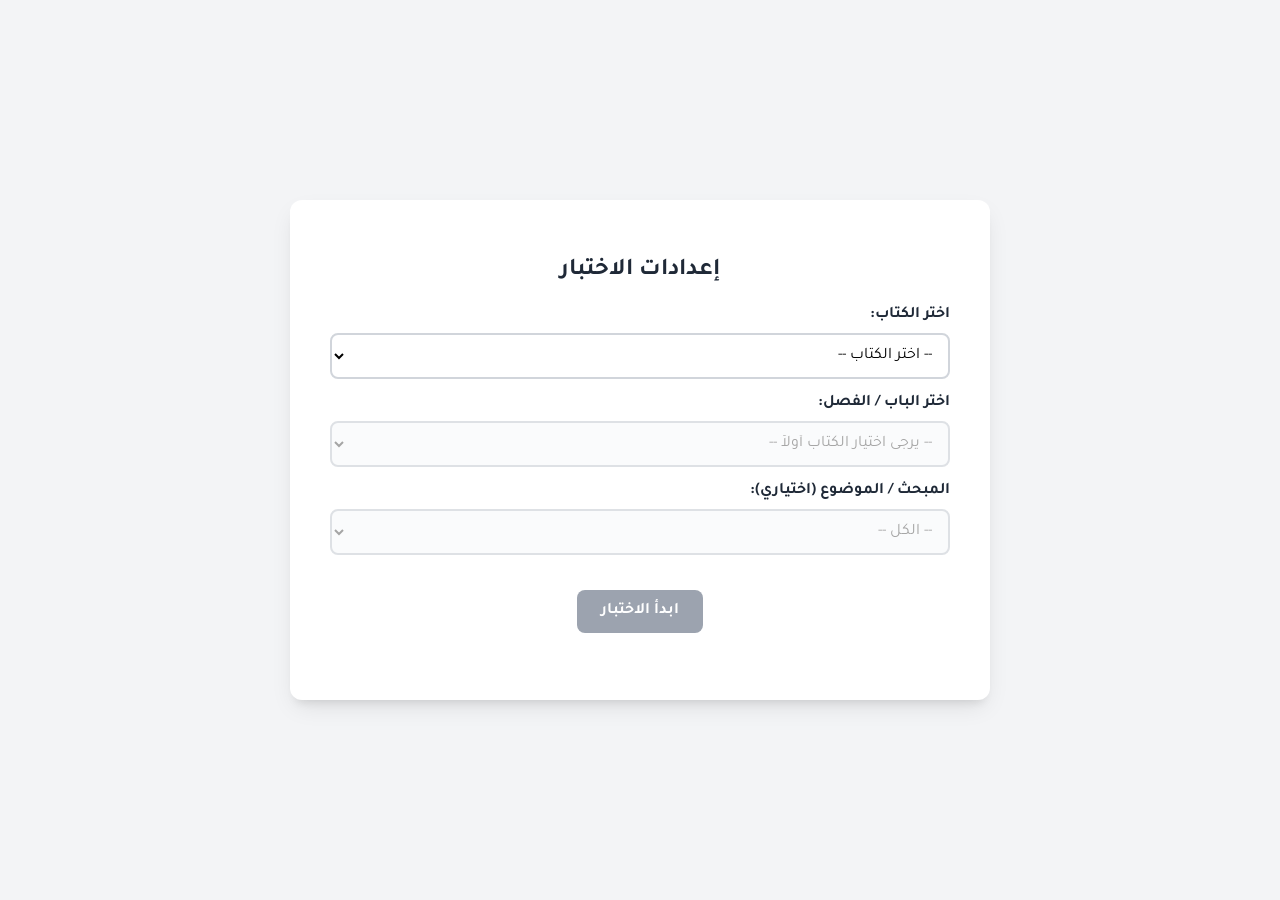
<file: soal/index.html>
<!DOCTYPE html>
<html lang="ar" dir="rtl">

<head>
    <meta charset="UTF-8">
    <meta name="viewport" content="width=device-width, initial-scale=1.0, viewport-fit=cover">
    <meta name="description" content="اختبار تفاعلي في الفقه والأصول مع تتبع النتائج">
    <title>اختبار الفقه والأصول</title>
    <!-- Importing Tajawal Font for Arabic -->
    <link href="https://fonts.googleapis.com/css2?family=Tajawal:wght@400;500;700;900&display=swap" rel="stylesheet">
    <style>
        :root {
            --primary-color: #2563eb;
            --secondary-color: #1e40af;
            --bg-color: #f3f4f6;
            --card-bg: #ffffff;
            --text-color: #1f2937;
            --success-color: #10b981;
            --error-color: #ef4444;
            --border-radius: 12px;
            --input-border: #d1d5db;
        }

        * {
            box-sizing: border-box;
            margin: 0;
            padding: 0;
        }

        body {
            font-family: 'Tajawal', sans-serif;
            background-color: var(--bg-color);
            color: var(--text-color);
            min-height: 100vh;
            display: flex;
            justify-content: center;
            align-items: center;
            padding: 20px;
        }

        .container {
            background: var(--card-bg);
            width: 100%;
            max-width: 700px;
            border-radius: var(--border-radius);
            box-shadow: 0 10px 25px -5px rgba(0, 0, 0, 0.1), 0 8px 10px -6px rgba(0, 0, 0, 0.1);
            overflow: hidden;
            display: flex;
            flex-direction: column;
            min-height: 500px;
            /* Increased height for extra input */
            position: relative;
        }

        /* --- Common Elements --- */
        .btn {
            background-color: var(--primary-color);
            color: white;
            border: none;
            padding: 12px 24px;
            border-radius: 8px;
            font-family: inherit;
            font-weight: bold;
            font-size: 1rem;
            cursor: pointer;
            transition: all 0.2s;
            display: inline-block;
        }

        .btn:hover {
            background-color: var(--secondary-color);
            transform: translateY(-1px);
        }

        .btn:disabled {
            background-color: #9ca3af;
            cursor: not-allowed;
            transform: none;
        }

        h2 {
            margin-bottom: 20px;
        }

        /* --- Screens --- */
        .screen {
            padding: 40px;
            display: none;
            /* Hidden by default */
            flex-direction: column;
            height: 100%;
            flex-grow: 1;
        }

        .active-screen {
            display: flex;
        }

        /* 1. Loading & Error */
        #loading-screen,
        #error-screen {
            text-align: center;
            justify-content: center;
            align-items: center;
        }

        /* 2. Selection Screen */
        #selection-screen {
            justify-content: center;
        }

        .form-group {
            margin-bottom: 15px;
        }

        .form-label {
            display: block;
            margin-bottom: 8px;
            font-weight: bold;
            color: var(--text-color);
        }

        .form-select {
            width: 100%;
            padding: 12px;
            border: 2px solid var(--input-border);
            border-radius: 8px;
            font-family: inherit;
            font-size: 1rem;
            background-color: white;
            cursor: pointer;
            outline: none;
        }

        .form-select:focus {
            border-color: var(--primary-color);
        }

        .form-select:disabled {
            background-color: #f9fafb;
            cursor: not-allowed;
            opacity: 0.7;
        }

        /* 3. Quiz Screen */
        #quiz-screen {
            padding: 0;
        }

        .quiz-header {
            padding: 20px;
            background-color: var(--primary-color);
            color: white;
            display: flex;
            justify-content: space-between;
            align-items: center;
        }

        .badge {
            background: rgba(255, 255, 255, 0.2);
            padding: 5px 12px;
            border-radius: 20px;
            font-size: 0.9rem;
        }

        .progress-bar {
            height: 6px;
            background-color: #e5e7eb;
            width: 100%;
        }

        .progress-fill {
            height: 100%;
            background-color: var(--success-color);
            width: 0%;
            transition: width 0.3s ease;
        }

        .quiz-content {
            padding: 30px;
            flex-grow: 1;
            display: flex;
            flex-direction: column;
        }

        .meta-info {
            font-size: 0.85rem;
            color: #6b7280;
            margin-bottom: 10px;
            display: flex;
            flex-wrap: wrap;
            gap: 15px;
        }

        .question-text {
            font-size: 1.4rem;
            font-weight: 700;
            margin-bottom: 25px;
            line-height: 1.5;
        }

        .choices-grid {
            display: grid;
            gap: 12px;
        }

        .choice-btn {
            background: white;
            border: 2px solid #e5e7eb;
            padding: 15px 20px;
            border-radius: 8px;
            font-family: inherit;
            font-size: 1.1rem;
            text-align: right;
            cursor: pointer;
            transition: all 0.2s;
            color: var(--text-color);
        }

        .choice-btn:hover:not(:disabled) {
            border-color: var(--primary-color);
            background-color: #eff6ff;
        }

        .choice-btn.correct {
            background-color: #d1fae5 !important;
            border-color: var(--success-color) !important;
            color: #065f46;
        }

        .choice-btn.incorrect {
            background-color: #fee2e2 !important;
            border-color: var(--error-color) !important;
            color: #991b1b;
        }

        .choice-btn:disabled {
            cursor: default;
            opacity: 0.8;
        }

        .quiz-footer {
            padding: 20px 30px;
            border-top: 1px solid #e5e7eb;
            display: flex;
            justify-content: flex-end;
        }

        /* 4. Result Screen */
        #result-screen {
            text-align: center;
            justify-content: center;
            align-items: center;
        }

        .score-display {
            font-size: 4rem;
            font-weight: 900;
            color: var(--primary-color);
            margin: 20px 0;
        }

        .result-message {
            font-size: 1.5rem;
            margin-bottom: 30px;
        }

        /* --- Keyboard & Focus --- */
        *:focus {
            outline: 3px solid var(--primary-color);
            outline-offset: 2px;
        }

        button:focus {
            outline-offset: 0;
        }

        /* --- Touch Feedback --- */
        .choice-btn:active:not(:disabled) {
            transform: scale(0.98);
        }

        .btn:active:not(:disabled) {
            transform: scale(0.95);
        }

        /* --- Review Items --- */
        .review-item {
            background: white;
            padding: 12px;
            margin: 8px 0;
            border-radius: 6px;
            border-right: 4px solid #d1d5db;
            font-size: 0.9rem;
        }

        .review-item.correct {
            border-right-color: var(--success-color);
        }

        .review-item.incorrect {
            border-right-color: var(--error-color);
        }

        .review-item-question {
            font-weight: 600;
            margin-bottom: 6px;
        }

        .review-item-answer {
            color: #6b7280;
            font-size: 0.85rem;
        }

        /* --- High Contrast Mode Support --- */
        @media (prefers-contrast: more) {
            .choice-btn {
                border-width: 3px;
            }

            .btn {
                font-weight: 900;
            }
        }

        /* --- Reduced Motion Support --- */
        @media (prefers-reduced-motion: reduce) {
            * {
                animation: none !important;
                transition: none !important;
            }
        }
    </style>
</head>

<body>

    <div class="container">

        <!-- Screen 1: Loading -->
        <div id="loading-screen" class="screen active-screen">
            <h2>جاري تحميل البيانات...</h2>
        </div>

        <!-- Screen 2: Error -->
        <div id="error-screen" class="screen" tabindex="-1" role="alert">
            <h2 style="color: var(--error-color)">خطأ في تحميل الملف</h2>
            <p id="error-details"></p>
            <p>يرجى التأكد من وجود ملفات البيانات بشكل صحيح في مجلد "questions".</p>
            <button id="retry-btn" class="btn" style="margin-top: 20px;">إعادة محاولة</button>
        </div>

        <!-- Screen 3: Selection -->
        <div id="selection-screen" class="screen" tabindex="-1" role="main">
            <h2 style="text-align: center;">إعدادات الاختبار</h2>

            <!-- Resume Quiz Section -->
            <div id="resume-section"
                style="display: none; background: #fef3c7; border: 2px solid #f59e0b; border-radius: 8px; padding: 15px; margin-bottom: 20px;">
                <h3 style="margin-top: 0; color: #d97706;">هل تريد استئناف الاختبار السابق؟</h3>
                <p id="resume-info"></p>
                <button id="resume-btn" class="btn" style="margin-right: 10px;">استئناف</button>
                <button id="new-quiz-btn" class="btn" style="background-color: #6b7280;">اختبار جديد</button>
            </div>

            <div class="form-group">
                <label class="form-label" for="book-select">اختر الكتاب:</label>
                <select id="book-select" class="form-select" aria-label="اختيار الكتاب">
                    <option value="" disabled selected>-- اختر الكتاب --</option>
                </select>
            </div>

            <div class="form-group">
                <label class="form-label" for="chapter-select">اختر الباب / الفصل:</label>
                <select id="chapter-select" class="form-select" disabled aria-label="اختيار الباب أو الفصل">
                    <option value="" disabled selected>-- يرجى اختيار الكتاب أولاً --</option>
                </select>
            </div>

            <!-- Sub-Chapter Selection -->
            <div class="form-group">
                <label class="form-label" for="sub-chapter-select">المبحث / الموضوع (اختياري):</label>
                <select id="sub-chapter-select" class="form-select" disabled aria-label="اختيار المبحث أو الموضوع">
                    <option value="" disabled selected>-- الكل --</option>
                </select>
            </div>

            <div style="text-align: center; margin-top: 20px;">
                <button id="start-quiz-btn" class="btn" disabled>ابدأ الاختبار</button>
            </div>
            <p id="question-count-hint"
                style="text-align: center; margin-top: 10px; color: #6b7280; font-size: 0.9rem;"></p>
        </div>

        <!-- Screen 4: Quiz -->
        <div id="quiz-screen" class="screen" tabindex="-1" role="main">
            <div class="progress-bar" role="progressbar" aria-valuenow="0" aria-valuemin="0" aria-valuemax="100"
                aria-label="تقدم الاختبار">
                <div class="progress-fill" id="progress-fill"></div>
            </div>

            <div class="quiz-header">
                <span class="badge" id="category-badge" aria-label="الفئة">...</span>
                <span class="badge" aria-live="polite">سؤال <span id="current-num">1</span> من <span
                        id="total-num">0</span></span>
            </div>

            <div class="quiz-content">
                <div class="meta-info">
                    <span id="book-info">📘 الكتاب</span>
                    <span id="page-info">📄 صفحة 0</span>
                </div>
                <h3 class="question-text" id="question-text" role="heading" aria-level="2">...</h3>
                <div class="choices-grid" id="choices-container" role="group" aria-label="الخيارات المتاحة">
                    <!-- Choices injected here -->
                </div>
            </div>

            <div class="quiz-footer">
                <button class="btn" id="next-btn" style="display: none;">السؤال التالي</button>
            </div>
        </div>

        <!-- Screen 5: Result -->
        <div id="result-screen" class="screen" tabindex="-1" role="main">
            <h2>نتيجة الاختبار</h2>
            <div class="score-display" aria-label="النتيجة النهائية">
                <span id="final-score">0</span> / <span id="total-score">0</span>
            </div>
            <p class="result-message" id="result-message" role="status">...</p>

            <!-- Review Section -->
            <div id="review-section"
                style="max-height: 300px; overflow-y: auto; margin: 20px 0; padding: 15px; background: #f9fafb; border-radius: 8px; display: none;">
                <h3 style="margin-top: 0;">مراجعة الإجابات</h3>
                <div id="review-container"></div>
            </div>

            <button class="btn" id="show-review-btn" style="margin-right: 10px; display: none;">عرض المراجعة</button>
            <button class="btn" id="restart-btn">إجراء اختبار جديد</button>
        </div>

    </div>

    <script>
        // --- State Management ---
        let allData = [];
        let quizQuestions = [];
        let userAnswers = []; // Track user answers for review
        let currentQuestionIndex = 0;
        let score = 0;
        let isAnswered = false;
        let loadRetries = 3;
        let isQuizInProgress = false;

        // --- DOM Elements ---
        const screens = {
            loading: document.getElementById('loading-screen'),
            error: document.getElementById('error-screen'),
            selection: document.getElementById('selection-screen'),
            quiz: document.getElementById('quiz-screen'),
            result: document.getElementById('result-screen')
        };

        const inputs = {
            book: document.getElementById('book-select'),
            chapter: document.getElementById('chapter-select'),
            subChapter: document.getElementById('sub-chapter-select'),
            startBtn: document.getElementById('start-quiz-btn'),
            hint: document.getElementById('question-count-hint'),
            retryBtn: document.getElementById('retry-btn'),
            resumeBtn: document.getElementById('resume-btn'),
            newQuizBtn: document.getElementById('new-quiz-btn'),
            resumeSection: document.getElementById('resume-section')
        };

        const quizUI = {
            progress: document.getElementById('progress-fill'),
            currentNum: document.getElementById('current-num'),
            totalNum: document.getElementById('total-num'),
            category: document.getElementById('category-badge'),
            book: document.getElementById('book-info'),
            page: document.getElementById('page-info'),
            text: document.getElementById('question-text'),
            choices: document.getElementById('choices-container'),
            nextBtn: document.getElementById('next-btn')
        };

        const resultUI = {
            finalScore: document.getElementById('final-score'),
            totalScore: document.getElementById('total-score'),
            message: document.getElementById('result-message'),
            restartBtn: document.getElementById('restart-btn'),
            reviewSection: document.getElementById('review-section'),
            reviewContainer: document.getElementById('review-container'),
            showReviewBtn: document.getElementById('show-review-btn')
        };

        // --- Initialization ---
        document.addEventListener('DOMContentLoaded', () => {
            loadData();
            attachEventListeners();
            checkForSavedProgress();
            addBeforeUnloadWarning();
        });

        // --- 1. Data Loading with Retry & Validation ---
        async function loadData(retries = loadRetries) {
            try {
                // 1. Fetch the list of question files (manifest)
                const indexResponse = await fetch('questions/index.json', {
                    headers: { 'Accept': 'application/json' },
                    cache: 'no-store'
                });
                if (!indexResponse.ok) throw new Error(`Failed to load index: ${indexResponse.status}`);

                const fileList = await indexResponse.json();
                if (!Array.isArray(fileList) || fileList.length === 0) {
                    throw new Error('قائمة الملفات فارغة');
                }

                // 2. Fetch all files in parallel
                const fetchPromises = fileList.map(filename =>
                    fetch(`questions/${filename}`, { headers: { 'Accept': 'application/json' } })
                        .then(res => {
                            if (!res.ok) throw new Error(`HTTP ${res.status} for ${filename}`);
                            return res.json();
                        })
                );

                const results = await Promise.all(fetchPromises);

                // 3. Merge data
                allData = results.flat();

                if (!Array.isArray(allData) || allData.length === 0) {
                    throw new Error('البيانات فارغة أو صيغة غير صحيحة');
                }

                // Validate data
                const invalidCount = allData.filter(q => !validateQuestion(q)).length;
                if (invalidCount > 0) {
                    console.warn(`${invalidCount} سؤال غير صحيح في الصيغة`);
                }

                initSelectionScreen();
            } catch (err) {
                console.error('Error loading data:', err);
                if (retries > 0) {
                    document.getElementById('error-details').textContent =
                        `خطأ في التحميل. إعادة محاولة (${loadRetries - retries + 1}/${loadRetries})...`;
                    setTimeout(() => loadData(retries - 1), 1500);
                } else {
                    showScreen('error');
                    document.getElementById('error-details').textContent = err.message || 'فشل تحميل البيانات بعد عدة محاولات';
                }
            }
        }

        // Validate question structure
        function validateQuestion(q) {
            const required = ['book', 'chapter', 'question', 'choices', 'answer'];
            if (!required.every(field => q[field] !== undefined && q[field] !== null)) return false;
            if (!Array.isArray(q.choices) || q.choices.length < 2) return false;
            if (!q.choices.includes(q.answer)) return false;
            return true;
        }

        function showScreen(screenName) {
            Object.entries(screens).forEach(([name, el]) => {
                el.classList.remove('active-screen');
                el.setAttribute('aria-hidden', name !== screenName);
            });
            screens[screenName].classList.add('active-screen');
            // Focus management
            setTimeout(() => screens[screenName].focus(), 100);
        }

        // --- 2. Selection Logic ---
        function initSelectionScreen() {
            // Initialize all screens with proper aria-hidden
            Object.entries(screens).forEach(([name, el]) => {
                if (!el.hasAttribute('aria-hidden')) {
                    el.setAttribute('aria-hidden', 'true');
                }
                if (!el.hasAttribute('tabindex')) {
                    el.setAttribute('tabindex', '-1');
                }
                if (!el.hasAttribute('role')) {
                    el.setAttribute('role', 'region');
                }
            });
            showScreen('selection');

            // Extract unique Books
            const books = [...new Set(allData.map(q => q.book))].filter(Boolean);

            inputs.book.innerHTML = '<option value="" disabled selected>-- اختر الكتاب --</option>';
            books.forEach(book => {
                const option = document.createElement('option');
                option.value = book;
                option.textContent = book;
                inputs.book.appendChild(option);
            });

            resetChapterSelect();
        }

        function resetChapterSelect() {
            inputs.chapter.innerHTML = '<option value="" disabled selected>-- يرجى اختيار الكتاب أولاً --</option>';
            inputs.chapter.disabled = true;
            resetSubChapterSelect(true); // Cascade reset
        }

        function resetSubChapterSelect(fullDisable = false) {
            inputs.subChapter.innerHTML = '<option value="" disabled selected>-- الكل --</option>';
            inputs.subChapter.disabled = true;
            inputs.startBtn.disabled = true;
            inputs.hint.textContent = "";
        }

        function updateQuestionCount() {
            const count = getFilteredQuestions().length;
            inputs.startBtn.disabled = count === 0;
            inputs.hint.textContent = count > 0
                ? `عدد الأسئلة المتاحة: ${count}`
                : "لا توجد أسئلة لهذا الاختيار";
        }

        // Attach event listeners for new features
        function attachEventListeners() {
            inputs.retryBtn?.addEventListener('click', () => loadData());
            inputs.resumeBtn?.addEventListener('click', resumeSavedQuiz);
            inputs.newQuizBtn?.addEventListener('click', () => {
                localStorage.removeItem('quizProgress');
                inputs.resumeSection.style.display = 'none';
                initSelectionScreen();
            });
            document.addEventListener('keydown', handleKeyboardNavigation);
            resultUI.showReviewBtn?.addEventListener('click', () => {
                resultUI.reviewSection.style.display = resultUI.reviewSection.style.display === 'none' ? 'block' : 'none';
                resultUI.showReviewBtn.textContent = resultUI.reviewSection.style.display === 'none' ? 'عرض المراجعة' : 'إخفاء المراجعة';
            });
        }

        // Keyboard navigation
        function handleKeyboardNavigation(e) {
            // Skip if user is typing in an input
            if (e.target.tagName === 'INPUT' || e.target.tagName === 'SELECT') return;

            if (screens.quiz.classList.contains('active-screen')) {
                // Number keys 1-4 for selecting answers
                if (!isAnswered && /^[1-4]$/.test(e.key)) {
                    e.preventDefault();
                    const buttons = quizUI.choices.querySelectorAll('.choice-btn');
                    const index = parseInt(e.key) - 1;
                    if (buttons[index] && !buttons[index].disabled) {
                        buttons[index].click();
                    }
                }
                // Enter or Space for next question
                else if (isAnswered && (e.key === 'Enter' || e.key === ' ')) {
                    e.preventDefault();
                    if (quizUI.nextBtn.style.display !== 'none') {
                        quizUI.nextBtn.click();
                    }
                }
            }
        }

        // Before unload warning
        function addBeforeUnloadWarning() {
            window.addEventListener('beforeunload', (e) => {
                if (isQuizInProgress && !isAnswered) {
                    e.preventDefault();
                    e.returnValue = 'الاختبار لم ينتهِ. هل أنت متأكد من المغادرة؟';
                }
            });
        }

        // Check for saved progress and offer to resume
        function checkForSavedProgress() {
            const saved = localStorage.getItem('quizProgress');
            if (saved) {
                try {
                    const progress = JSON.parse(saved);
                    // Only offer if less than 24 hours old
                    if (Date.now() - progress.timestamp < 86400000) {
                        const remaining = progress.quizQuestions.length - progress.currentQuestionIndex;
                        document.getElementById('resume-info').textContent =
                            `لديك اختبار غير مكتمل: ${progress.currentQuestionIndex} من ${progress.quizQuestions.length} سؤال (${remaining} متبقي)`;
                        inputs.resumeSection.style.display = 'block';
                    } else {
                        localStorage.removeItem('quizProgress');
                    }
                } catch (e) {
                    console.error('Error parsing saved progress:', e);
                    localStorage.removeItem('quizProgress');
                }
            }
        }

        // Resume saved quiz
        function resumeSavedQuiz() {
            const saved = localStorage.getItem('quizProgress');
            if (!saved) return;

            const progress = JSON.parse(saved);
            quizQuestions = progress.quizQuestions;
            currentQuestionIndex = progress.currentQuestionIndex;
            score = progress.score;
            userAnswers = progress.userAnswers;

            quizUI.totalNum.textContent = quizQuestions.length;
            inputs.resumeSection.style.display = 'none';
            isQuizInProgress = true;
            showScreen('quiz');
            loadQuestion();
        }

        // Save progress
        function saveProgress() {
            if (!isQuizInProgress) return;
            const progress = {
                quizQuestions,
                currentQuestionIndex,
                score,
                userAnswers,
                timestamp: Date.now()
            };
            localStorage.setItem('quizProgress', JSON.stringify(progress));
        }

        // Event: Book Selected
        inputs.book.addEventListener('change', () => {
            const selectedBook = inputs.book.value;
            const bookQuestions = allData.filter(q => q.book === selectedBook);
            const chapters = [...new Set(bookQuestions.map(q => q.chapter))].filter(Boolean);

            inputs.chapter.innerHTML = '<option value="" disabled selected>-- اختر الباب / الفصل --</option>';

            const allOption = document.createElement('option');
            allOption.value = 'ALL_CHAPTERS';
            allOption.textContent = 'اختبار في كامل الكتاب';
            inputs.chapter.appendChild(allOption);

            chapters.forEach(chap => {
                const option = document.createElement('option');
                option.value = chap;
                option.textContent = chap;
                inputs.chapter.appendChild(option);
            });

            inputs.chapter.disabled = false;
            resetSubChapterSelect(); // Reset sub-chapters
        });

        // Event: Chapter Selected
        inputs.chapter.addEventListener('change', () => {
            const selectedBook = inputs.book.value;
            const selectedChapter = inputs.chapter.value;

            // 1. Populate Sub-Chapters
            inputs.subChapter.innerHTML = '<option value="ALL_SUB_CHAPTERS" selected>-- كل المباحث / المواضيع --</option>';

            if (selectedChapter === 'ALL_CHAPTERS') {
                // If all chapters selected, disable sub-chapter specific selection
                inputs.subChapter.disabled = true;
            } else {
                // Filter sub-chapters for this specific chapter
                const chapterQuestions = allData.filter(q => q.book === selectedBook && q.chapter === selectedChapter);
                const subChapters = [...new Set(chapterQuestions.map(q => q['sub-chapter']))].filter(Boolean);

                if (subChapters.length > 0) {
                    subChapters.forEach(sub => {
                        const option = document.createElement('option');
                        option.value = sub;
                        option.textContent = sub;
                        inputs.subChapter.appendChild(option);
                    });
                    inputs.subChapter.disabled = false;
                } else {
                    inputs.subChapter.disabled = true; // No sub-chapters available
                }
            }

            updateQuestionCount();
        });

        // Event: Sub-Chapter Selected
        inputs.subChapter.addEventListener('change', () => {
            updateQuestionCount();
        });

        // Event: Start Button
        inputs.startBtn.addEventListener('click', startQuiz);

        // Save progress periodically during quiz
        setInterval(() => saveProgress(), 5000);


        // --- 3. Quiz Logic ---

        function getFilteredQuestions() {
            const selectedBook = inputs.book.value;
            const selectedChapter = inputs.chapter.value;
            const selectedSubChapter = inputs.subChapter.value;

            let filtered = allData.filter(q => q.book === selectedBook);

            if (selectedChapter !== 'ALL_CHAPTERS') {
                filtered = filtered.filter(q => q.chapter === selectedChapter);

                // Only filter by sub-chapter if a specific chapter is selected AND a specific sub-chapter is selected
                if (selectedSubChapter && selectedSubChapter !== 'ALL_SUB_CHAPTERS') {
                    filtered = filtered.filter(q => q['sub-chapter'] === selectedSubChapter);
                }
            }
            return filtered;
        }

        // Fisher-Yates Shuffle
        function shuffleArray(array) {
            for (let i = array.length - 1; i > 0; i--) {
                const j = Math.floor(Math.random() * (i + 1));
                [array[i], array[j]] = [array[j], array[i]];
            }
            return array;
        }

        function startQuiz() {
            const filtered = getFilteredQuestions();
            quizQuestions = shuffleArray([...filtered]);

            if (quizQuestions.length === 0) {
                alert("لا توجد أسئلة لهذا الاختيار!");
                return;
            }

            // Reset State
            currentQuestionIndex = 0;
            score = 0;
            userAnswers = [];
            isQuizInProgress = true;
            quizUI.totalNum.textContent = quizQuestions.length;
            inputs.resumeSection.style.display = 'none';
            localStorage.removeItem('quizProgress'); // Clear old progress
            saveProgress(); // Save initial state

            showScreen('quiz');
            loadQuestion();
        }

        function loadQuestion() {
            isAnswered = false;
            quizUI.nextBtn.style.display = 'none';

            const currentQ = quizQuestions[currentQuestionIndex];

            // Update Headers
            quizUI.currentNum.textContent = currentQuestionIndex + 1;

            // Show Sub-Chapter if exists, else Chapter
            const displayCategory = currentQ['sub-chapter']
                ? `${currentQ.chapter} - ${currentQ['sub-chapter']}`
                : currentQ.chapter;

            quizUI.category.textContent = displayCategory;
            quizUI.book.textContent = `📘 ${currentQ.book}`;
            quizUI.page.textContent = currentQ.page ? `📄 صـ ${currentQ.page}` : '';

            // Progress Bar with accessibility
            const progress = (currentQuestionIndex / quizQuestions.length) * 100;
            quizUI.progress.style.width = `${progress}%`;
            document.querySelector('[role="progressbar"]').setAttribute('aria-valuenow', Math.round(progress));

            // Text
            quizUI.text.textContent = currentQ.question;

            // Choices - shuffle to prevent position memorization
            quizUI.choices.innerHTML = '';
            const choicesToRender = shuffleArray([...currentQ.choices]);

            choicesToRender.forEach(choiceText => {
                const btn = document.createElement('button');
                btn.className = 'choice-btn';
                btn.textContent = choiceText;
                btn.onclick = () => handleAnswer(btn, choiceText, currentQ.answer);
                quizUI.choices.appendChild(btn);
            });
        }

        function handleAnswer(selectedBtn, selectedChoice, correctChoice) {
            if (isAnswered) return;
            isAnswered = true;

            const allButtons = quizUI.choices.querySelectorAll('.choice-btn');
            const isCorrect = selectedChoice === correctChoice;

            // Track answer
            userAnswers.push({
                question: quizQuestions[currentQuestionIndex].question,
                userAnswer: selectedChoice,
                correctAnswer: correctChoice,
                isCorrect: isCorrect,
                book: quizQuestions[currentQuestionIndex].book,
                chapter: quizQuestions[currentQuestionIndex].chapter
            });

            if (isCorrect) {
                selectedBtn.classList.add('correct');
                score++;
            } else {
                selectedBtn.classList.add('incorrect');
                allButtons.forEach(btn => {
                    if (btn.textContent === correctChoice) {
                        btn.classList.add('correct');
                    }
                });
            }

            allButtons.forEach(btn => btn.disabled = true);
            saveProgress();

            if (currentQuestionIndex < quizQuestions.length - 1) {
                quizUI.nextBtn.textContent = "السؤال التالي";
                quizUI.nextBtn.onclick = () => {
                    currentQuestionIndex++;
                    loadQuestion();
                };
            } else {
                quizUI.nextBtn.textContent = "عرض النتيجة";
                quizUI.nextBtn.onclick = finishQuiz;
            }
            quizUI.nextBtn.style.display = 'inline-block';
        }

        // --- 4. Result Logic ---
        function finishQuiz() {
            isQuizInProgress = false;
            localStorage.removeItem('quizProgress');
            saveStatistics();

            showScreen('result');
            quizUI.progress.style.width = '100%';

            resultUI.finalScore.textContent = score;
            resultUI.totalScore.textContent = quizQuestions.length;

            const percentage = (score / quizQuestions.length) * 100;
            if (percentage === 100) {
                resultUI.message.textContent = "ممتاز! إجابات كاملة صحيحة 🌟";
                resultUI.message.style.color = "var(--success-color)";
            } else if (percentage >= 70) {
                resultUI.message.textContent = "جيد جداً! نتيجة طيبة ✅";
                resultUI.message.style.color = "var(--primary-color)";
            } else if (percentage >= 50) {
                resultUI.message.textContent = "جيد! استمر في المذاكرة 📖";
                resultUI.message.style.color = "var(--text-color)";
            } else {
                resultUI.message.textContent = "راجع المادة وحاول مرة أخرى 📚";
                resultUI.message.style.color = "var(--error-color)";
            }

            // Generate review
            generateReview();
        }

        // Generate review of incorrect answers
        function generateReview() {
            const incorrectAnswers = userAnswers.filter(a => !a.isCorrect);

            if (incorrectAnswers.length > 0) {
                resultUI.showReviewBtn.style.display = 'inline-block';
                resultUI.reviewContainer.innerHTML = '';

                incorrectAnswers.forEach((answer, index) => {
                    const item = document.createElement('div');
                    item.className = 'review-item incorrect';
                    item.innerHTML = `
                        <div class="review-item-question">سؤال ${index + 1}: ${answer.question}</div>
                        <div class="review-item-answer">✗ إجابتك: <strong>${answer.userAnswer}</strong></div>
                        <div class="review-item-answer">✓ الإجابة الصحيحة: <strong style="color: var(--success-color);">${answer.correctAnswer}</strong></div>
                    `;
                    resultUI.reviewContainer.appendChild(item);
                });
            } else {
                resultUI.showReviewBtn.style.display = 'none';
            }
        }

        // Save statistics to local storage
        function saveStatistics() {
            const stats = JSON.parse(localStorage.getItem('quizStats') || '[]');
            const percentage = (score / quizQuestions.length) * 100;

            stats.push({
                date: new Date().toISOString(),
                score: score,
                total: quizQuestions.length,
                percentage: Math.round(percentage),
                book: inputs.book.value,
                chapter: inputs.chapter.value !== 'ALL_CHAPTERS' ? inputs.chapter.value : 'كل الأبواب'
            });

            // Keep only last 50 attempts
            if (stats.length > 50) {
                stats.shift();
            }

            localStorage.setItem('quizStats', JSON.stringify(stats));
        }

        resultUI.restartBtn.addEventListener('click', () => {
            // Reset selection inputs
            inputs.book.value = "";
            isQuizInProgress = false;
            userAnswers = [];
            localStorage.removeItem('quizProgress');
            resetChapterSelect();
            initSelectionScreen();
        });

    </script>
    <!-- Features implemented:
    1. ✓ Accessibility: ARIA labels, roles, focus management, screen reader support
    2. ✓ Keyboard Navigation: Number keys (1-4) for answers, Enter/Space for next question
    3. ✓ Error Handling: Retry mechanism with configurable attempts and detailed error messages
    4. ✓ Local Storage: Save quiz progress, offer resume functionality with 24-hour expiry
    5. ✓ Data Validation: Validate question structure and content
    6. ✓ Review Section: Show incorrect answers with corrections at the end
    7. ✓ Statistics Tracking: Save quiz attempts with scores and dates
    8. ✓ Mobile UX: Touch feedback, improved focus states, reduced motion support
    9. ✓ Confirmation Dialogs: Prevent accidental quiz interruption with beforeunload event
    -->
</body>

</html>
</file>
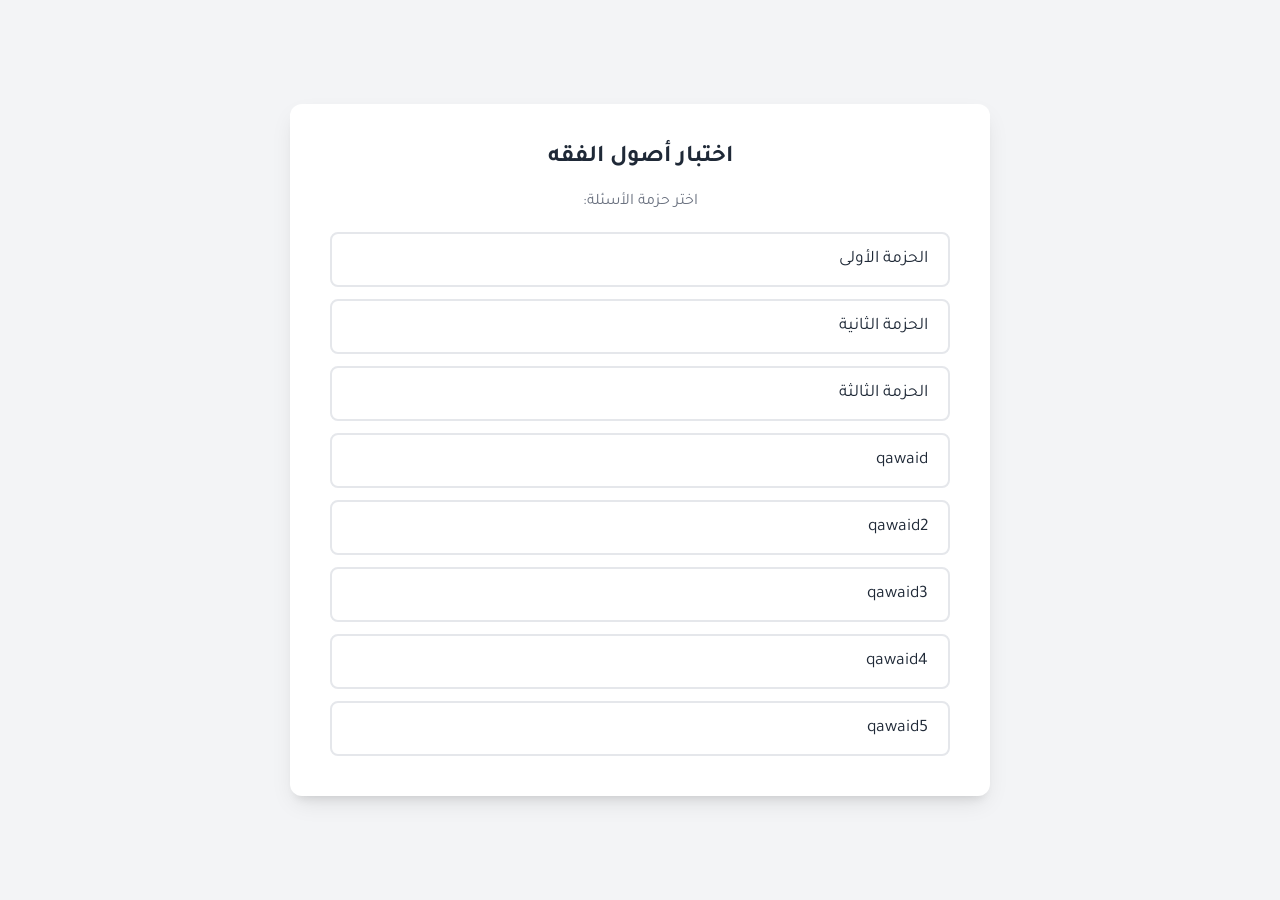
<file: soal2/index.html>
<!DOCTYPE html>
<html lang="ar" dir="rtl">

<head>
    <meta charset="UTF-8">
    <meta name="viewport" content="width=device-width, initial-scale=1.0, viewport-fit=cover">
    <meta name="description" content="اختبار تفاعلي في أصول الفقه">
    <title>اختبار أصول الفقه</title>
    <link href="https://fonts.googleapis.com/css2?family=Tajawal:wght@400;500;700;900&display=swap" rel="stylesheet">
    <style>
        :root {
            --primary-color: #2563eb;
            --secondary-color: #1e40af;
            --bg-color: #f3f4f6;
            --card-bg: #ffffff;
            --text-color: #1f2937;
            --success-color: #10b981;
            --error-color: #ef4444;
            --border-radius: 12px;
            --input-border: #d1d5db;
        }

        * {
            box-sizing: border-box;
            margin: 0;
            padding: 0;
        }

        body {
            font-family: 'Tajawal', sans-serif;
            background-color: var(--bg-color);
            color: var(--text-color);
            min-height: 100vh;
            display: flex;
            justify-content: center;
            align-items: center;
            padding: 20px;
        }

        .container {
            background: var(--card-bg);
            width: 100%;
            max-width: 700px;
            border-radius: var(--border-radius);
            box-shadow: 0 10px 25px -5px rgba(0, 0, 0, 0.1), 0 8px 10px -6px rgba(0, 0, 0, 0.1);
            overflow: hidden;
            display: flex;
            flex-direction: column;
            min-height: 500px;
            position: relative;
        }

        .btn {
            background-color: var(--primary-color);
            color: white;
            border: none;
            padding: 12px 24px;
            border-radius: 8px;
            font-family: inherit;
            font-weight: bold;
            font-size: 1rem;
            cursor: pointer;
            transition: all 0.2s;
            display: inline-block;
        }

        .btn:hover {
            background-color: var(--secondary-color);
            transform: translateY(-1px);
        }

        .btn:disabled {
            background-color: #9ca3af;
            cursor: not-allowed;
            transform: none;
        }

        .btn-secondary {
            background-color: #6b7280;
        }

        .btn-secondary:hover {
            background-color: #4b5563;
        }

        .btn-export {
            background-color: #059669;
        }

        .btn-export:hover {
            background-color: #047857;
        }

        h2 {
            margin-bottom: 20px;
        }

        .screen {
            padding: 40px;
            display: none;
            flex-direction: column;
            height: 100%;
            flex-grow: 1;
        }

        .active-screen {
            display: flex;
        }

        #loading-screen,
        #error-screen {
            text-align: center;
            justify-content: center;
            align-items: center;
        }

        #start-screen {
            text-align: center;
            justify-content: center;
            align-items: center;
        }

        .exam-info {
            margin: 20px 0;
            color: #6b7280;
        }

        #quiz-screen {
            padding: 0;
        }

        .quiz-header {
            padding: 20px;
            background-color: var(--primary-color);
            color: white;
            display: flex;
            justify-content: flex-end;
            align-items: center;
        }

        .badge {
            background: rgba(255, 255, 255, 0.2);
            padding: 5px 12px;
            border-radius: 20px;
            font-size: 0.9rem;
        }

        .progress-bar {
            height: 6px;
            background-color: #e5e7eb;
            width: 100%;
        }

        .progress-fill {
            height: 100%;
            background-color: var(--success-color);
            width: 0%;
            transition: width 0.3s ease;
        }

        .quiz-content {
            padding: 30px;
            flex-grow: 1;
            display: flex;
            flex-direction: column;
        }

        .question-text {
            font-size: 1.4rem;
            font-weight: 700;
            margin-bottom: 25px;
            line-height: 1.5;
        }

        .choices-grid {
            display: grid;
            gap: 12px;
        }

        .choice-btn {
            background: white;
            border: 2px solid #e5e7eb;
            padding: 15px 20px;
            border-radius: 8px;
            font-family: inherit;
            font-size: 1.1rem;
            text-align: right;
            cursor: pointer;
            transition: all 0.2s;
            color: var(--text-color);
        }

        .choice-btn:hover:not(:disabled) {
            border-color: var(--primary-color);
            background-color: #eff6ff;
        }

        .choice-btn.correct {
            background-color: #d1fae5 !important;
            border-color: var(--success-color) !important;
            color: #065f46;
        }

        .choice-btn.incorrect {
            background-color: #fee2e2 !important;
            border-color: var(--error-color) !important;
            color: #991b1b;
        }

        .choice-btn:disabled {
            cursor: default;
            opacity: 0.8;
        }

        .quiz-footer {
            padding: 20px 30px;
            border-top: 1px solid #e5e7eb;
            display: flex;
            justify-content: flex-end;
        }

        #result-screen {
            text-align: center;
            justify-content: flex-start;
            align-items: center;
            padding-top: 30px;
        }

        .score-display {
            font-size: 4rem;
            font-weight: 900;
            color: var(--primary-color);
            margin: 20px 0;
        }

        .result-message {
            font-size: 1.5rem;
            margin-bottom: 20px;
        }

        .review-section {
            max-height: 250px;
            overflow-y: auto;
            margin: 15px 0;
            padding: 15px;
            background: #f9fafb;
            border-radius: 8px;
            text-align: right;
            width: 100%;
        }

        .review-item {
            background: white;
            padding: 12px;
            margin: 8px 0;
            border-radius: 6px;
            border-right: 4px solid #d1d5db;
            font-size: 0.9rem;
        }

        .review-item.correct {
            border-right-color: var(--success-color);
        }

        .review-item.incorrect {
            border-right-color: var(--error-color);
        }

        .review-item-question {
            font-weight: 600;
            margin-bottom: 6px;
        }

        .review-item-answer {
            color: #6b7280;
            font-size: 0.85rem;
        }

        .button-group {
            display: flex;
            gap: 10px;
            flex-wrap: wrap;
            justify-content: center;
            margin-top: 15px;
        }

        *:focus {
            outline: 3px solid var(--primary-color);
            outline-offset: 2px;
        }

        button:focus {
            outline-offset: 0;
        }

        .choice-btn:active:not(:disabled) {
            transform: scale(0.98);
        }

        .btn:active:not(:disabled) {
            transform: scale(0.95);
        }

        @media (prefers-contrast: more) {
            .choice-btn {
                border-width: 3px;
            }

            .btn {
                font-weight: 900;
            }
        }

        @media (prefers-reduced-motion: reduce) {
            * {
                animation: none !important;
                transition: none !important;
            }
        }
    </style>
</head>

<body>

    <div class="container">

        <!-- Screen 1: Loading -->
        <div id="loading-screen" class="screen active-screen">
            <h2>جاري تحميل الأسئلة...</h2>
        </div>

        <!-- Screen 2: Error -->
        <div id="error-screen" class="screen" tabindex="-1" role="alert">
            <h2 style="color: var(--error-color)">خطأ في تحميل الأسئلة</h2>
            <p id="error-details"></p>
            <button id="retry-btn" class="btn" style="margin-top: 20px;">إعادة محاولة</button>
        </div>

        <!-- Screen 3: Pack Selection -->
        <div id="select-screen" class="screen" tabindex="-1" role="main">
            <h2 style="text-align: center;">اختبار أصول الفقه</h2>
            <p style="text-align: center; color: #6b7280; margin-bottom: 20px;">اختر حزمة الأسئلة:</p>
            <div id="pack-list" class="choices-grid">
                <!-- Pack buttons injected here -->
            </div>
        </div>

        <!-- Screen 4: Quiz -->
        <div id="quiz-screen" class="screen" tabindex="-1" role="main">
            <div class="progress-bar" role="progressbar" aria-valuenow="0" aria-valuemin="0" aria-valuemax="100"
                aria-label="تقدم الاختبار">
                <div class="progress-fill" id="progress-fill"></div>
            </div>

            <div class="quiz-header">
                <span class="badge" aria-live="polite">سؤال <span id="current-num">1</span> من <span
                        id="total-num">0</span></span>
            </div>

            <div class="quiz-content">
                <h3 class="question-text" id="question-text" role="heading" aria-level="2">...</h3>
                <div class="choices-grid" id="choices-container" role="group" aria-label="الخيارات المتاحة">
                    <!-- Choices injected here -->
                </div>
            </div>

            <div class="quiz-footer">
                <button class="btn" id="next-btn" style="display: none;">السؤال التالي</button>
            </div>
        </div>

        <!-- Screen 5: Result -->
        <div id="result-screen" class="screen" tabindex="-1" role="main">
            <h2>نتيجة الاختبار</h2>
            <div class="score-display" aria-label="النتيجة النهائية">
                <span id="final-score">0</span> / <span id="total-score">0</span>
            </div>
            <p class="result-message" id="result-message" role="status">...</p>

            <!-- Review Section -->
            <div id="review-section" class="review-section" style="display: none;">
                <h3 style="margin-top: 0; margin-bottom: 15px;">مراجعة الإجابات</h3>
                <div id="review-container"></div>
            </div>

            <div class="button-group">
                <button class="btn btn-secondary" id="show-review-btn" style="display: none;">عرض المراجعة</button>
                <button class="btn btn-export" id="export-btn">تصدير النتيجة</button>
                <button class="btn" id="restart-btn">إعادة الاختبار</button>
            </div>
        </div>

    </div>

    <script>
        // --- State Management ---
        let allQuestions = [];
        let quizQuestions = [];
        let userAnswers = [];
        let currentQuestionIndex = 0;
        let score = 0;

        // --- DOM Elements ---
        const screens = {
            loading: document.getElementById('loading-screen'),
            error: document.getElementById('error-screen'),
            select: document.getElementById('select-screen'),
            quiz: document.getElementById('quiz-screen'),
            result: document.getElementById('result-screen')
        };

        const quizUI = {
            progress: document.getElementById('progress-fill'),
            currentNum: document.getElementById('current-num'),
            totalNum: document.getElementById('total-num'),
            text: document.getElementById('question-text'),
            choices: document.getElementById('choices-container'),
            nextBtn: document.getElementById('next-btn')
        };

        const resultUI = {
            finalScore: document.getElementById('final-score'),
            totalScore: document.getElementById('total-score'),
            message: document.getElementById('result-message'),
            restartBtn: document.getElementById('restart-btn'),
            reviewSection: document.getElementById('review-section'),
            reviewContainer: document.getElementById('review-container'),
            showReviewBtn: document.getElementById('show-review-btn'),
            exportBtn: document.getElementById('export-btn')
        };

        let questionPacks = [];

        // --- Initialization ---
        document.addEventListener('DOMContentLoaded', async () => {
            await loadPackIndex();
            attachEventListeners();
        });

        // --- Load Pack Index ---
        async function loadPackIndex() {
            try {
                const response = await fetch('questions/index.json', {
                    headers: { 'Accept': 'application/json' },
                    cache: 'no-store'
                });
                if (!response.ok) throw new Error(`HTTP ${response.status}`);

                questionPacks = await response.json();

                if (!Array.isArray(questionPacks) || questionPacks.length === 0) {
                    throw new Error('لا توجد حزم أسئلة');
                }

                renderPackList();
                showScreen('select');

            } catch (err) {
                console.error('Error loading pack index:', err);
                showScreen('error');
                document.getElementById('error-details').textContent = err.message || 'فشل تحميل قائمة الحزم';
            }
        }

        // --- Render Pack Selection ---
        function renderPackList() {
            const packList = document.getElementById('pack-list');
            packList.innerHTML = '';

            questionPacks.forEach((pack, index) => {
                const btn = document.createElement('button');
                btn.className = 'choice-btn';
                btn.textContent = pack.name;
                btn.onclick = () => loadPack(pack.file);
                packList.appendChild(btn);
            });
        }

        // --- Load Selected Pack ---
        async function loadPack(filename) {
            showScreen('loading');

            try {
                const response = await fetch(`questions/${filename}`, {
                    headers: { 'Accept': 'application/json' },
                    cache: 'no-store'
                });
                if (!response.ok) throw new Error(`HTTP ${response.status}`);

                allQuestions = await response.json();

                if (!Array.isArray(allQuestions) || allQuestions.length === 0) {
                    throw new Error('ملف الأسئلة فارغ');
                }

                // Validate questions
                const invalidCount = allQuestions.filter(q => !validateQuestion(q)).length;
                if (invalidCount > 0) {
                    console.warn(`${invalidCount} سؤال غير صحيح في الصيغة`);
                }

                // Start the quiz immediately after loading
                startQuiz();

            } catch (err) {
                console.error('Error loading pack:', err);
                showScreen('error');
                document.getElementById('error-details').textContent = err.message || 'فشل تحميل الأسئلة';
            }
        }

        function validateQuestion(q) {
            const required = ['question', 'choices', 'answer'];
            if (!required.every(field => q[field] !== undefined && q[field] !== null)) return false;
            if (!Array.isArray(q.choices) || q.choices.length < 2) return false;
            if (!q.choices.includes(q.answer)) return false;
            return true;
        }

        function showScreen(screenName) {
            Object.entries(screens).forEach(([name, el]) => {
                el.classList.remove('active-screen');
                el.setAttribute('aria-hidden', name !== screenName);
            });
            screens[screenName].classList.add('active-screen');
            setTimeout(() => screens[screenName].focus(), 100);
        }

        // --- Event Listeners ---
        function attachEventListeners() {
            document.getElementById('retry-btn').addEventListener('click', () => loadPackIndex());
            resultUI.restartBtn.addEventListener('click', restartQuiz);
            resultUI.showReviewBtn.addEventListener('click', toggleReview);
            resultUI.exportBtn.addEventListener('click', exportResults);
            document.addEventListener('keydown', handleKeyboardNavigation);
        }

        function handleKeyboardNavigation(e) {
            if (e.target.tagName === 'INPUT' || e.target.tagName === 'SELECT') return;

            if (screens.quiz.classList.contains('active-screen')) {
                if (/^[1-4]$/.test(e.key)) {
                    e.preventDefault();
                    const buttons = quizUI.choices.querySelectorAll('.choice-btn');
                    const index = parseInt(e.key) - 1;
                    if (buttons[index] && !buttons[index].disabled) {
                        buttons[index].click();
                    }
                } else if (currentSelection && (e.key === 'Enter' || e.key === ' ')) {
                    e.preventDefault();
                    if (quizUI.nextBtn.style.display !== 'none') {
                        quizUI.nextBtn.click();
                    }
                }
            }
        }

        // --- Quiz Logic ---
        function shuffleArray(array) {
            for (let i = array.length - 1; i > 0; i--) {
                const j = Math.floor(Math.random() * (i + 1));
                [array[i], array[j]] = [array[j], array[i]];
            }
            return array;
        }

        function startQuiz() {
            quizQuestions = shuffleArray([...allQuestions]);
            currentQuestionIndex = 0;
            score = 0;
            userAnswers = [];

            quizUI.totalNum.textContent = quizQuestions.length;
            showScreen('quiz');
            loadQuestion();
        }

        function loadQuestion() {
            quizUI.nextBtn.style.display = 'none';
            currentSelection = null;
            currentCorrectAnswer = null;
            quizUI.nextBtn.onclick = confirmAndNext;

            const currentQ = quizQuestions[currentQuestionIndex];

            quizUI.currentNum.textContent = currentQuestionIndex + 1;

            const progress = (currentQuestionIndex / quizQuestions.length) * 100;
            quizUI.progress.style.width = `${progress}%`;
            document.querySelector('[role="progressbar"]').setAttribute('aria-valuenow', Math.round(progress));

            quizUI.text.textContent = currentQ.question;

            quizUI.choices.innerHTML = '';
            const choicesToRender = shuffleArray([...currentQ.choices]);

            choicesToRender.forEach(choiceText => {
                const btn = document.createElement('button');
                btn.className = 'choice-btn';
                btn.textContent = choiceText;
                btn.onclick = () => selectAnswer(btn, choiceText);
                quizUI.choices.appendChild(btn);
            });
        }

        // Current selection (not yet confirmed)
        let currentSelection = null;
        let currentCorrectAnswer = null;

        function selectAnswer(selectedBtn, selectedChoice) {
            const allButtons = quizUI.choices.querySelectorAll('.choice-btn');

            // Reset all buttons to default style
            allButtons.forEach(btn => {
                btn.style.borderColor = '#e5e7eb';
                btn.style.backgroundColor = 'white';
            });

            // Highlight selected answer
            selectedBtn.style.borderColor = 'var(--primary-color)';
            selectedBtn.style.backgroundColor = '#eff6ff';

            // Store current selection
            currentSelection = selectedChoice;
            currentCorrectAnswer = quizQuestions[currentQuestionIndex].answer;

            // Show next button
            if (quizUI.nextBtn.style.display === 'none') {
                if (currentQuestionIndex < quizQuestions.length - 1) {
                    quizUI.nextBtn.textContent = "السؤال التالي";
                } else {
                    quizUI.nextBtn.textContent = "عرض النتيجة";
                }
                quizUI.nextBtn.style.display = 'inline-block';
            }
        }

        function confirmAndNext() {
            if (!currentSelection) return;

            const isCorrect = currentSelection === currentCorrectAnswer;

            // Record the answer
            userAnswers.push({
                questionIndex: currentQuestionIndex,
                question: quizQuestions[currentQuestionIndex].question,
                userAnswer: currentSelection,
                correctAnswer: currentCorrectAnswer,
                isCorrect: isCorrect
            });

            if (isCorrect) {
                score++;
            }

            // Reset selection for next question
            currentSelection = null;
            currentCorrectAnswer = null;

            // Move to next question or finish
            if (currentQuestionIndex < quizQuestions.length - 1) {
                currentQuestionIndex++;
                loadQuestion();
            } else {
                finishQuiz();
            }
        }

        // --- Result Logic ---
        function finishQuiz() {
            showScreen('result');
            quizUI.progress.style.width = '100%';

            resultUI.finalScore.textContent = score;
            resultUI.totalScore.textContent = quizQuestions.length;

            const percentage = (score / quizQuestions.length) * 100;
            if (percentage === 100) {
                resultUI.message.textContent = "ممتاز! إجابات كاملة صحيحة 🌟";
                resultUI.message.style.color = "var(--success-color)";
            } else if (percentage >= 70) {
                resultUI.message.textContent = "جيد جداً! نتيجة طيبة ✅";
                resultUI.message.style.color = "var(--primary-color)";
            } else if (percentage >= 50) {
                resultUI.message.textContent = "جيد! استمر في المذاكرة 📖";
                resultUI.message.style.color = "var(--text-color)";
            } else {
                resultUI.message.textContent = "راجع المادة وحاول مرة أخرى 📚";
                resultUI.message.style.color = "var(--error-color)";
            }

            generateReview();
        }

        function generateReview() {
            resultUI.reviewContainer.innerHTML = '';

            userAnswers.forEach((answer, index) => {
                const item = document.createElement('div');
                item.className = `review-item ${answer.isCorrect ? 'correct' : 'incorrect'}`;

                if (answer.isCorrect) {
                    item.innerHTML = `
                        <div class="review-item-question">سؤال ${index + 1}: ${answer.question}</div>
                        <div class="review-item-answer">✓ إجابتك صحيحة: <strong style="color: var(--success-color);">${answer.userAnswer}</strong></div>
                    `;
                } else {
                    item.innerHTML = `
                        <div class="review-item-question">سؤال ${index + 1}: ${answer.question}</div>
                        <div class="review-item-answer">✗ إجابتك: <strong>${answer.userAnswer}</strong></div>
                        <div class="review-item-answer">✓ الإجابة الصحيحة: <strong style="color: var(--success-color);">${answer.correctAnswer}</strong></div>
                    `;
                }
                resultUI.reviewContainer.appendChild(item);
            });

            resultUI.showReviewBtn.style.display = 'inline-block';
        }

        function toggleReview() {
            const isHidden = resultUI.reviewSection.style.display === 'none';
            resultUI.reviewSection.style.display = isHidden ? 'block' : 'none';
            resultUI.showReviewBtn.textContent = isHidden ? 'إخفاء المراجعة' : 'عرض المراجعة';
        }

        function restartQuiz() {
            userAnswers = [];
            allQuestions = [];
            quizQuestions = [];
            score = 0;
            currentQuestionIndex = 0;
            currentSelection = null;
            currentCorrectAnswer = null;
            resultUI.reviewSection.style.display = 'none';
            resultUI.showReviewBtn.textContent = 'عرض المراجعة';
            showScreen('select');
        }

        // --- Export Results ---
        function exportResults() {
            const percentage = Math.round((score / quizQuestions.length) * 100);
            const date = new Date().toLocaleString('ar-SA', { dateStyle: 'full', timeStyle: 'short' });

            let content = `نتيجة اختبار أصول الفقه\n`;
            content += `${'='.repeat(40)}\n\n`;
            content += `التاريخ: ${date}\n`;
            content += `النتيجة: ${score} من ${quizQuestions.length} (${percentage}%)\n\n`;
            content += `${'='.repeat(40)}\n`;
            content += `تفاصيل الإجابات\n`;
            content += `${'='.repeat(40)}\n\n`;

            userAnswers.forEach((answer, index) => {
                content += `سؤال ${index + 1}: ${answer.question}\n`;
                if (answer.isCorrect) {
                    content += `✓ صحيح: ${answer.userAnswer}\n`;
                } else {
                    content += `✗ إجابتك: ${answer.userAnswer}\n`;
                    content += `✓ الإجابة الصحيحة: ${answer.correctAnswer}\n`;
                }
                content += `\n`;
            });

            // Summary
            const correctCount = userAnswers.filter(a => a.isCorrect).length;
            const incorrectCount = userAnswers.filter(a => !a.isCorrect).length;

            content += `${'='.repeat(40)}\n`;
            content += `ملخص\n`;
            content += `${'='.repeat(40)}\n`;
            content += `✓ الإجابات الصحيحة: ${correctCount}\n`;
            content += `✗ الإجابات الخاطئة: ${incorrectCount}\n`;

            // Download file
            const blob = new Blob([content], { type: 'text/plain;charset=utf-8' });
            const url = URL.createObjectURL(blob);
            const a = document.createElement('a');
            a.href = url;
            a.download = `نتيجة_اختبار_اصول_الفقه_${new Date().toISOString().slice(0, 10)}.txt`;
            document.body.appendChild(a);
            a.click();
            document.body.removeChild(a);
            URL.revokeObjectURL(url);
        }
    </script>

</body>

</html>
</file>
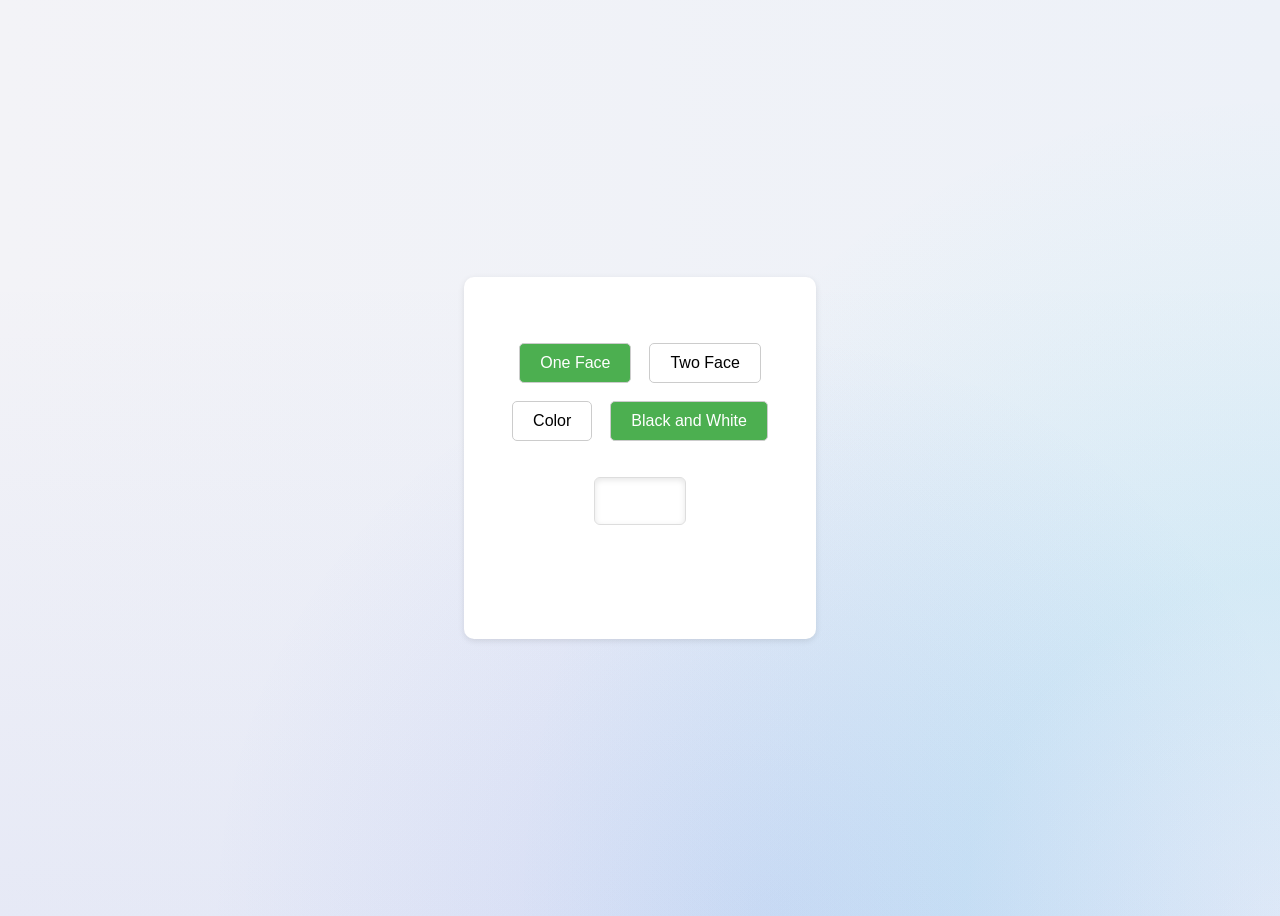
<file: fc.html>
<!DOCTYPE html>
<html>

<head>
    <meta name="viewport" content="width=device-width, initial-scale=1">
    <title>Price Calculator</title>
    <style>
        body {
            font-family: 'Product Sans', sans-serif;
            background-color: #f0f0f0;
            display: flex;
            flex-direction: column;
            justify-content: center;
            align-items: center;
            height: 100vh;
            overflow: hidden;
            background: radial-gradient(60% 90% at 100% 100%, rgba(200, 250, 255, 0.09) 0%, rgba(28, 210, 229, 0.09) 41%, rgba(28, 210, 229, 0) 100%), radial-gradient(44% 64% at 60% 100%, rgba(23, 74, 228, 0.09) 0%, rgba(23, 74, 228, 0) 100%), linear-gradient(180deg, rgba(23, 74, 228, 0) 29.44%, rgba(23, 74, 228, 0.06) 100%), linear-gradient(90deg, #F3F3F7 0%, #edf1f8 100%);
        }
        
        form {
            display: flex;
            flex-direction: column;
            align-items: center;
            padding: 30px;
            background-color: white;
            border-radius: 10px;
            box-shadow: 0px 2px 6px rgba(0, 0, 0, 0.1);
        }

        .choices {
            display: flex;
            flex-direction: column;
            align-items: center;
            margin: 3vh 1vh;
        }

        .face {
            display: inherit;
        }

        .color {
            display: inherit;
        }

        input[type="radio"] {
            display: none;
        }

        input[type="radio"]+label {
            display: flex;
            padding: 10px 20px;
            border: 1px solid #ccc;
            border-radius: 5px;
            cursor: pointer;
            margin: 1vh;
        }

        input[type="radio"]:checked+label {
            background-color: #4CAF50;
            color: white;
        }

        input[type="number"] {
            width: 10vh;
            height: 4vh;
            text-align: center;
            border-radius: 6px;
            box-shadow: inset 0px 2px 6px rgba(0, 0, 0, 0.1);
            border: 1px;
            font-family: inherit;
            font-size: large;
        }

        #result {
            font-size: 5vh;
            margin: 6vh;
        }

        input[type=number]::-webkit-inner-spin-button,
        input[type=number]::-webkit-outer-spin-button {
            -webkit-appearance: none;
            margin: 0;
        }

        input[type=number] {
            border: 1px solid #ddd;
            padding: 5px;
            width: 80px;
        }

        input[type=number]:hover {
            border-color: #999;
        }

        input[type=number]:focus {
            border-color: #0078d7;
            outline: none;
        }
    </style>
</head>

<body>
    <form>
        <div class="choices">
            <div class="face">
                <input type="radio" id="oneface" name="face" value="oneface" checked>
                <label for="oneface">One Face</label>
                <input type="radio" id="twoface" name="face" value="twoface">
                <label for="twoface">Two Face</label>
            </div>
            <div class="color">
                <input type="radio" id="color" name="color" value="color">
                <label for="color">Color</label>
                <input type="radio" id="bw" name="color" value="bw" checked>
                <label for="bw">Black and White</label>
            </div>
        </div>
        <input type="number" id="number" name="number">
        <p><span id="result"></span></p>
    </form>

    <script>
        const calculatePrice = () => {
            const [face, color, number] = ['face', 'color', 'number'].map(name =>
                name === 'number' ? document.querySelector(`#${name}`).value : document.querySelector(`input[name=${name}]:checked`).value
            );

            const priceMap = {
                oneface: { bw: 9, color: 100 },
                twoface: { bw: 11, color: 110 }
            };

            const result = Math.ceil((number * priceMap[face][color]) / 50) * 50 / 100;
            document.querySelector('#result').innerHTML = result;
        };

        document.querySelectorAll('input').forEach(input => {
            input.addEventListener(input.type === 'radio' ? 'change' : 'input', calculatePrice);
        });
    </script>
</body>

</html>
</file>
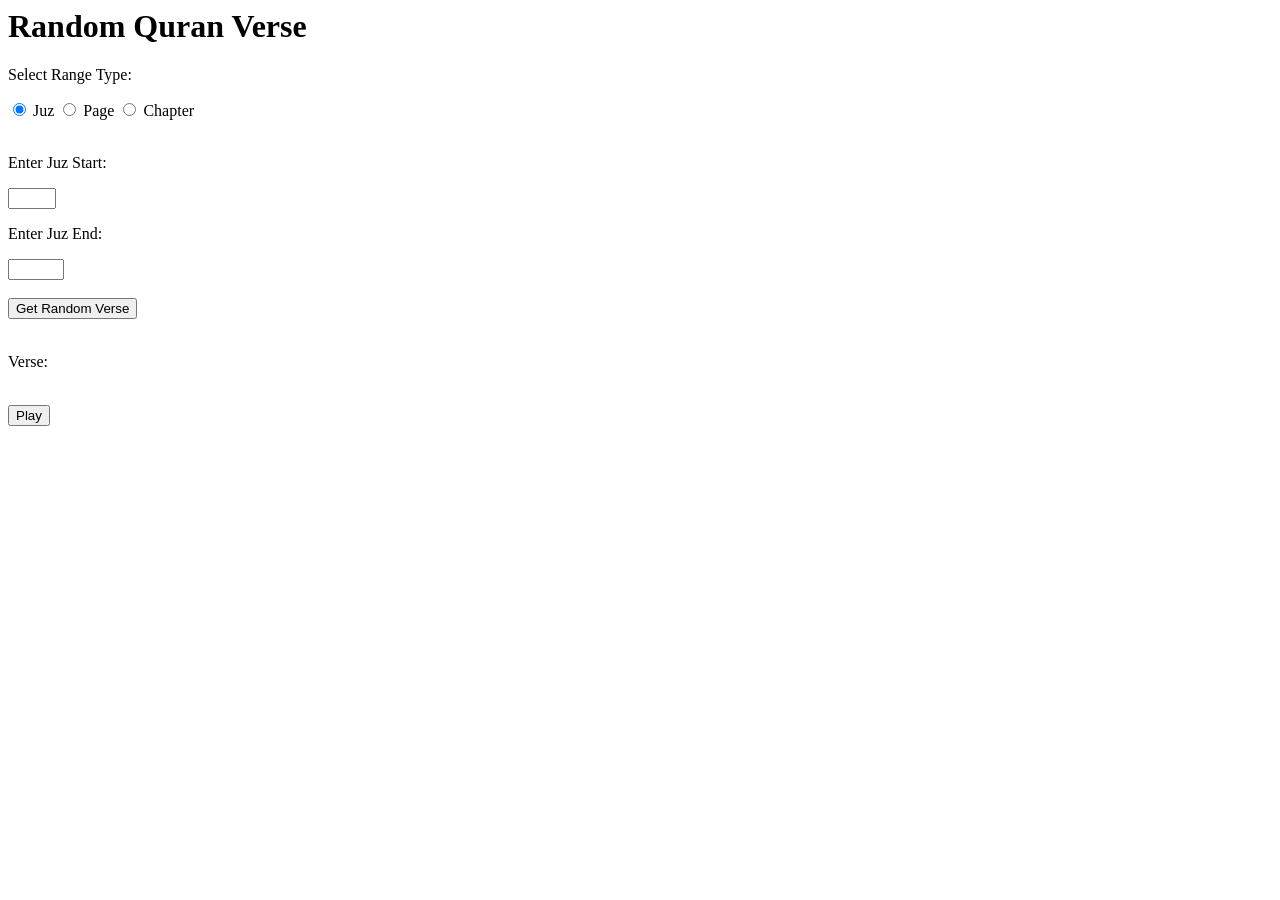
<file: index2.html>
<html>
<style>
    .spoiler {
        color: black;
        background-color: black;
        padding: 2px 5px;
        border-radius: 3px;
        cursor: pointer;
    }

    .spoiler:hover {
        background-color: transparent;
    }
</style>

<body>
    <h1>Random Quran Verse</h1>
    <p>Select Range Type:</p>
    <input type="radio" id="range-juz" name="range-type" value="juz" checked>
    <label for="range-juz">Juz</label>
    <input type="radio" id="range-page" name="range-type" value="page">
    <label for="range-page">Page</label>
    <input type="radio" id="range-chapter" name="range-type" value="chapter">
    <label for="range-chapter">Chapter</label><br><br>
    <p id="range-label">Enter Juz Start:</p>
    <input type="number" id="range-start" min="1" max="30" required>
    <p id="range-end-label">Enter Juz End:</p>
    <input type="number" id="range-end" min="1" max="604" required><br><br>
    <button onclick="getRandomVerse()">Get Random Verse</button>
    <br><br>
    <p>Verse:</p>
    <p id="verse"></p>
    <br>
    <button id="playButton" onclick="playAudio()">Play</button>
</body>
<script>

    const API_URLS = {
        juz: "https://api.npoint.io/64fd1d5a85851c800ac8",
        page: "https://api.npoint.io/fc9bdcbb5ea70254858f",
        chapter: "https://api.npoint.io/b18d5bd0e5f82498f1a8"
    };
    let audio = new Audio();
    let playButton = document.getElementById("playButton");
    const getRandomVerse = async () => {
        const rangeType = document.querySelector('input[name="range-type"]:checked').value;
        const rangeStart = +document.getElementById("range-start").value;
        const rangeEnd = +document.getElementById("range-end").value;
        const response = await fetch(API_URLS[rangeType]);
        const data = await response.json();
        const verses = (rangeType === "juz")
            ? data.juz.slice(rangeStart - 1, rangeEnd).flatMap(({ start, end }) => Array.from({ length: end - start + 1 }, (_, i) => start + i))
            : (rangeType === "page")
                ? data.pages.slice(rangeStart - 1, rangeEnd).flatMap(({ verseStart, verseEnd }) => Array.from({ length: verseEnd - verseStart + 1 }, (_, i) => verseStart + i))
                : data.slice(rangeStart - 1, rangeEnd).flatMap(({ verses: { start, end } }) => Array.from({ length: end - start + 1 }, (_, i) => start + i));
        const { data: { text, audio: audioUrl } } = await fetch(`http://api.alquran.cloud/v1/ayah/${verses[Math.floor(Math.random() * verses.length)]}/ar.alafasy`).then(response => response.json());
        let displayedText = text.split(' ').slice(0, 8).join(' ');
        displayedText += text.split(' ').length > 14 ? `<span class="spoiler">${text.split(' ').slice(8).join(' ')}</span>` : '';
        if (text.split(' ').length > 14) {
            document.getElementById("verse").innerHTML = displayedText;
            setTimeout(() => {
                audio.pause();
                playButton.textContent = "Play";
            }, 8000);
        } else {
            document.getElementById("verse").textContent = text;
        }
        audio.src = audioUrl;
    };

    const playAudio = () => {
        if (audio.paused || audio.ended) {
            audio.play();
            playButton.textContent = "Pause";
        } else {
            audio.pause();
            playButton.textContent = "Play";
        }
    };

    audio.addEventListener("ended", () => {
        playButton.textContent = "Play";
    });

    document.querySelectorAll('input[name="range-type"]').forEach(input => {
        input.addEventListener("change", () => {
            document.getElementById("range-label").textContent = `Enter ${input.value.charAt(0).toUpperCase() + input.value.slice(1)} Start:`;
            document.getElementById("range-end-label").textContent = `Enter ${input.value.charAt(0).toUpperCase() + input.value.slice(1)} End:`;
        });
    });

</script>

</html>
</file>
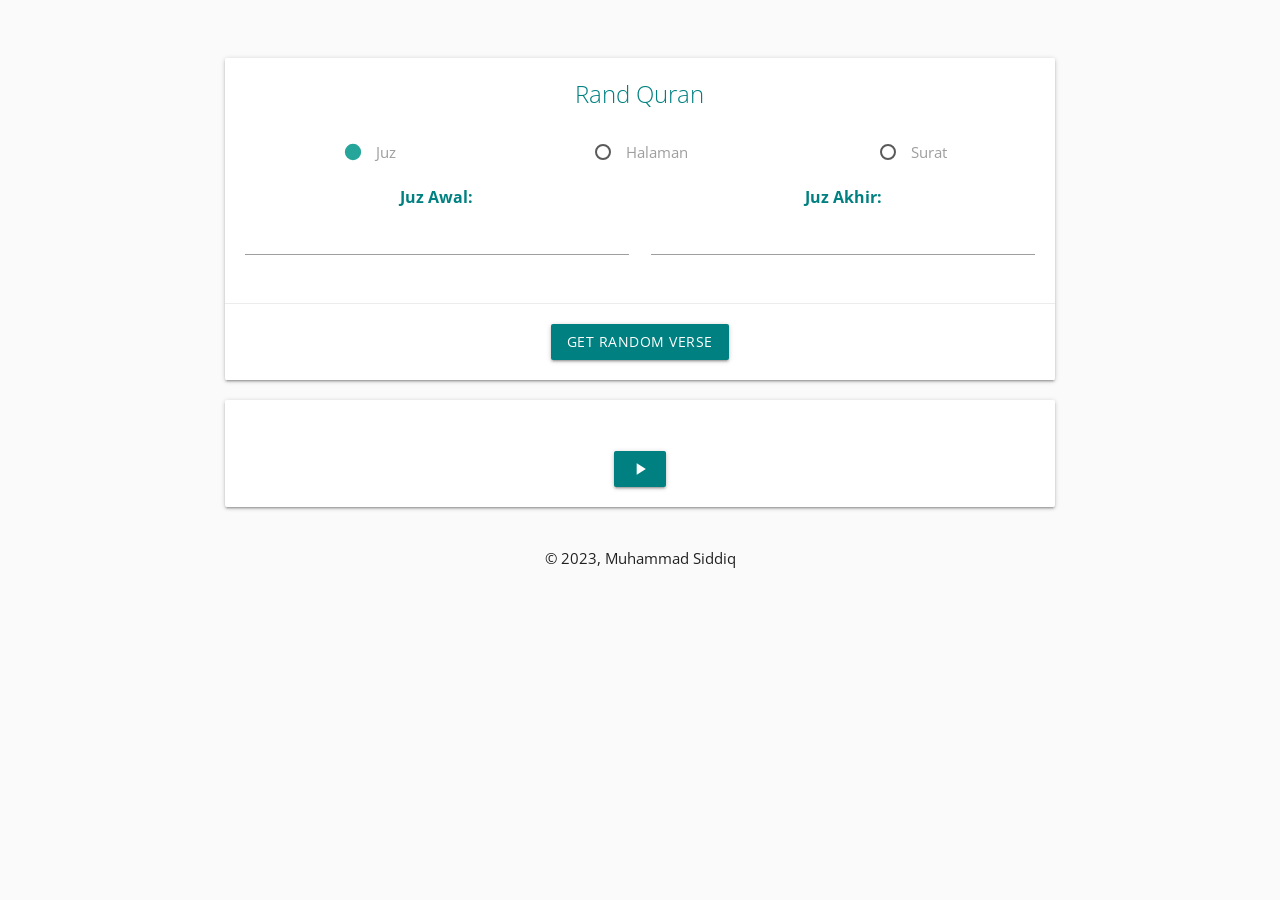
<file: indextest.html>
<!DOCTYPE html>
<html lang="en">

<head>
    <meta charset="UTF-8">
    <meta name="viewport" content="width=device-width, initial-scale=1">
    <title>Random Quran Verse</title>
    <!-- Material Design stylesheet -->
    <link rel="preconnect" href="https://fonts.googleapis.com">
    <link rel="preconnect" href="https://fonts.gstatic.com" crossorigin>
    <link href="https://fonts.googleapis.com/css2?family=Open+Sans&display=swap" rel="stylesheet">
    <link rel="stylesheet" href="https://cdnjs.cloudflare.com/ajax/libs/materialize/1.0.0/css/materialize.min.css">
    <!-- Material Design icons -->
    <link href="https://fonts.googleapis.com/icon?family=Material+Icons" rel="stylesheet">
    <!-- Custom styles -->
    <style>
        body {
            font-family: 'Open Sans', sans-serif;
            text-align: center;
            background-color: #fafafa;
        }

        .spoiler {
            color: black;
            background-color: black;
            padding: 2px 5px;
            border-radius: 3px;
            cursor: pointer;
        }

        .spoiler:hover {
            background-color: transparent;
        }

        audio {
            display: none
        }

        #main-container {
            margin-top: 50px;
        }

        .card {
            margin-bottom: 20px;
        }

        .card .card-content {
            padding: 20px;
        }

        .card .card-action {
            padding: 20px;
            text-align: center;
        }

        .card-title {
            font-size: 15px;
            font-weight: 700;
            color: #008080;
            text-align: center;
        }

        #range-label,
        #range-end-label {
            font-weight: 700;
            font-size: 16px;
            color: #008080;
        }

        .verse input[type="number"]::-webkit-inner-spin-button,
        input[type="number"]::-webkit-outer-spin-button {
            -webkit-appearance: none;
            margin: 0;
        }

        input[type="number"] {
            -moz-appearance: textfield;
            appearance: textfield;
            font-size: 16px;
            font-weight: 700;
            color: #008080;
            text-align: center;
            border: none;
            border-bottom: 1px solid #008080;
            width: 50%;
            margin: 20px auto;
            padding: 10px;
        }

        .btn {
            background-color: #008080;
        }

        .btn:hover {
            background-color: #006666;
        }

        @keyframes ldio-7gjqka3jbbg {
            0% {
                transform: translate(-50%, -50%) rotate(0deg);
            }

            100% {
                transform: translate(-50%, -50%) rotate(360deg);
            }
        }

        .ldio-7gjqka3jbbg div {
            position: absolute;
            width: 60px;
            height: 60px;
            border: 10px solid #1d3f72;
            border-top-color: transparent;
            border-radius: 50%;
        }

        .ldio-7gjqka3jbbg div {
            animation: ldio-7gjqka3jbbg 1s linear infinite;
            top: 50%;
            left: 50%;
            transform: translate(-50%, -50%);
        }

        .loadingio-spinner-rolling-zcl9e91q13g {
            display: flex;
            justify-content: center;
            align-items: center;
            height: 100vh;
            background: transparent;
        }

        .ldio-7gjqka3jbbg {
            width: 100%;
            height: 100%;
            position: relative;
            transform: translateZ(0) scale(1);
            backface-visibility: hidden;
            transform-origin: 0 0;
            /* see note above */
        }

        .ldio-7gjqka3jbbg div {
            box-sizing: content-box;
        }

        /* generated by https://loading.io/ */


        @media (max-width: 1080px) {
            .card {
                width: 90%;
                margin: 0 auto;
            }

            input[type="number"] {
                width: 80%;
            }
        }
    </style>
</head>

<body>
    <div id="main-container">
        <div class="row">
            <div class="col s12 m10 offset-m1 l8 offset-l2">
                <div class="card">
                    <div class="card-content">
                        <span class="card-title">Rand Quran</span>
                        <br>
                        <div class="row">
                            <div class="col s4">
                                <p>
                                    <label>
                                        <input type="radio" name="range-type" value="juz" checked />
                                        <span>Juz</span>
                                    </label>
                                </p>
                            </div>
                            <div class="col s4">
                                <p>
                                    <label>
                                        <input type="radio" name="range-type" value="page" />
                                        <span>Halaman</span>
                                    </label>
                                </p>
                            </div>
                            <div class="col s4">
                                <p>
                                    <label>
                                        <input type="radio" name="range-type" value="chapter" />
                                        <span>Surat</span>
                                    </label>
                                </p>
                            </div>
                        </div>
                        <div class="row">
                            <div class="col s12 m6 s6">
                                <p id="range-label">Juz Awal:</p>
                                <input type="number" id="range-start" min="1" max="30" required>
                            </div>
                            <div class="col s12 m6 s6">
                                <p id="range-end-label">Juz Akhir:</p>
                                <input type="number" id="range-end" min="1" max="604" required>
                            </div>
                        </div>

                    </div>
                    <div class="card-action">
                        <a class="waves-effect waves-light btn" onclick="showLoadingAnimation(); getRandomVerse();">Get
                            Random Verse</a>
                    </div>
                </div>
                <div class="card">
                    <div class="card-content">
                        <div id="loading-animation" class="loadingio-spinner-rolling-zcl9e91q13g"
                            style="display: none;">
                            <div class="ldio-7gjqka3jbbg">
                                <div></div>
                            </div>
                        </div>
                        <p id="verse" class="card-title" style=font-family:Arial></p>
                        <br>
                        <button class="waves-effect waves-light btn" id="playButton" onclick="playAudio()">
                            <i class="material-icons">play_arrow</i>
                        </button>
                        <audio id="audio" controls></audio>
                    </div>
                </div>
            </div>
        </div>
    </div>
    <footer>&#169; 2023, Muhammad Siddiq</footer>
    <script src="https://cdnjs.cloudflare.com/ajax/libs/materialize/1.0.0/js/materialize.min.js"></script>
</body>
<script>
    const API_URLS = {
        juz: "https://api.npoint.io/64fd1d5a85851c800ac8",
        page: "https://api.npoint.io/fc9bdcbb5ea70254858f",
        chapter: "https://api.npoint.io/b18d5bd0e5f82498f1a8"
    };
    let audio = new Audio();
    let playButton = document.getElementById("playButton");
    let loadingAnimation = document.getElementById("loading-animation");
    const getRandomVerse = async () => {
        const rangeType = document.querySelector('input[name="range-type"]:checked').value;
        const rangeStart = +document.getElementById("range-start").value;
        const rangeEnd = +document.getElementById("range-end").value;
        const response = await fetch(API_URLS[rangeType]);
        const data = await response.json();
        const verses = (rangeType === "juz")
            ? data.juz.slice(rangeStart - 1, rangeEnd).flatMap(({ start, end }) => Array.from({ length: end - start + 1 }, (_, i) => start + i))
            : (rangeType === "page")
                ? data.pages.slice(rangeStart - 1, rangeEnd).flatMap(({ verseStart, verseEnd }) => Array.from({ length: verseEnd - verseStart + 1 }, (_, i) => verseStart + i))
                : data.slice(rangeStart - 1, rangeEnd).flatMap(({ verses: { start, end } }) => Array.from({ length: end - start + 1 }, (_, i) => start + i));
        const { data: { text, audio: audioUrl } } = await fetch(`https://api.alquran.cloud/v1/ayah/${verses[Math.floor(Math.random() * verses.length)]}/ar.alafasy`).then(response => response.json());
        let displayedText = text.split(' ').slice(0, 8).join(' ');
        displayedText += text.split(' ').length > 14 ? `<span class="spoiler"> ${text.split(' ').slice(8).join(' ')}</span>` : '';
        if (text.split(' ').length > 14) {
            document.getElementById("verse").innerHTML = displayedText;
            setTimeout(() => {
                audio.pause();
                playButton.innerHTML = '<i class="material-icons">play_arrow</i>';
            }, 8000);
        } else {
            document.getElementById("verse").textContent = text;
        }
        audio.src = audioUrl;
        hideLoadingAnimation();
    };

    const playAudio = () => {
        if (audio.paused || audio.ended) {
            audio.play();
            playButton.innerHTML = '<i class="material-icons">pause</i>';
        } else {
            audio.pause();
            playButton.innerHTML = '<i class="material-icons">play_arrow</i>';
        }
    };

    audio.addEventListener("ended", () => {
        playButton.innerHTML = '<i class="material-icons">play_arrow</i>';
    });

    document.querySelectorAll('input[name="range-type"]').forEach(input => {
        input.addEventListener("change", () => {
            document.getElementById("range-label").textContent = `${input.value.charAt(0).toUpperCase() + input.value.slice(1)} Awal:`;
            document.getElementById("range-end-label").textContent = `${input.value.charAt(0).toUpperCase() + input.value.slice(1)} Akhir:`;
        });
    });

    const showLoadingAnimation = () => {
        loadingAnimation.style.display = "inline-block";
    };

    const hideLoadingAnimation = () => {
        loadingAnimation.style.display = "none";
    };
</script>

</html>
</file>
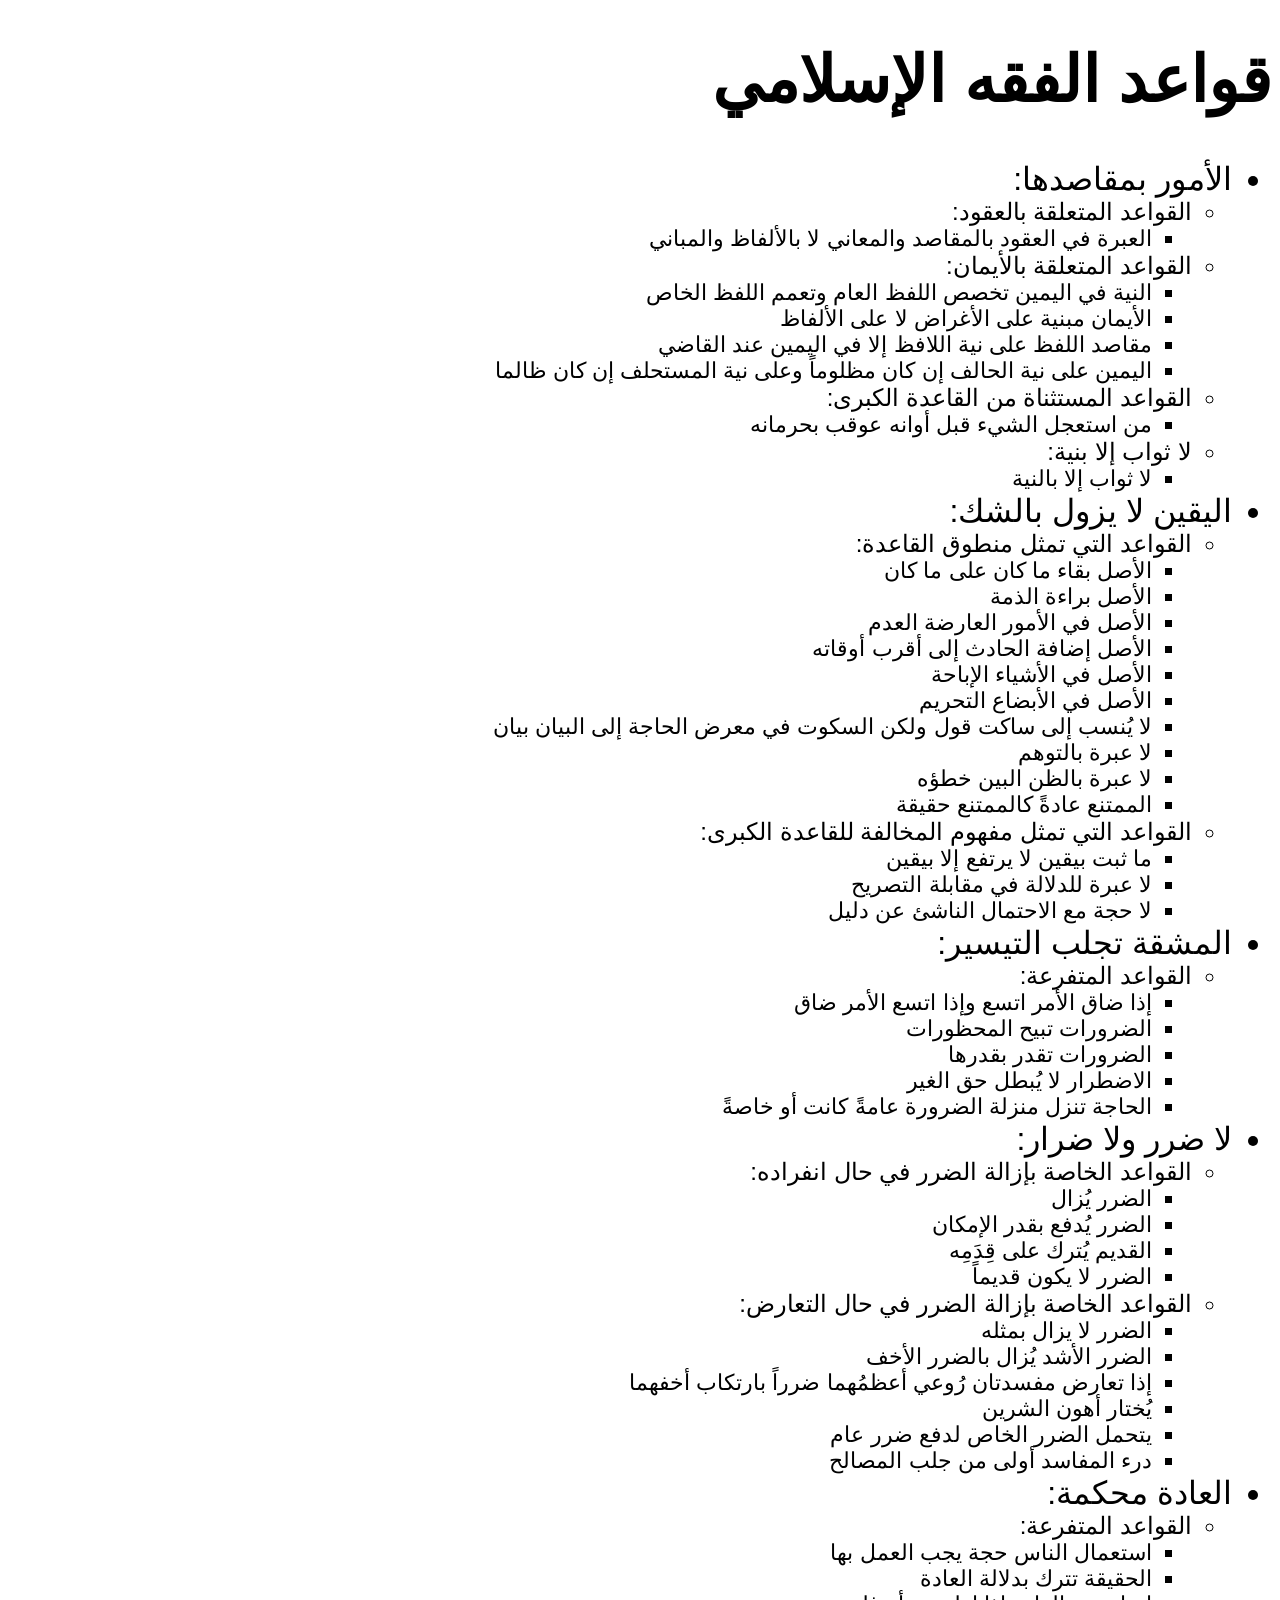
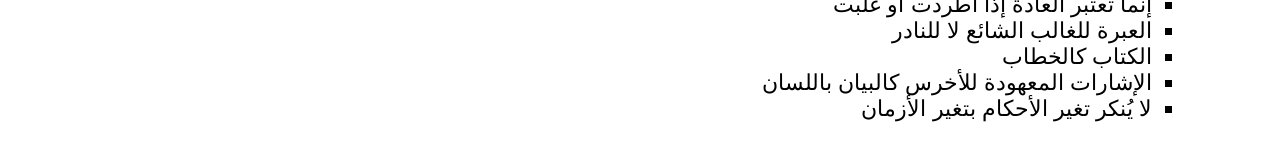
<file: q.html>
<!DOCTYPE html>
<html dir="rtl">
<meta charset="UTF-8">
<style>
    body {
        font-family: "Traditional Arabic", sans-serif;
    }

    h1 {
        font-size: 64px;
    }

    ul {
        font-size: 32px;
    }

    ul ul {
        font-size: 24px;
    }

    ul ul ul {
        font-size: 22px;
    }
</style>

<head>
    <title>قواعد الفقه الإسلامي</title>
    <meta charset="UTF-8">
</head>

<body>
    <h1>قواعد الفقه الإسلامي</h1>
    <ul>
        <li>
            الأمور بمقاصدها:
            <ul>
                <li>
                    القواعد المتعلقة بالعقود:
                    <ul>
                        <li>العبرة في العقود بالمقاصد والمعاني لا بالألفاظ والمباني</li>
                    </ul>
                </li>
                <li>
                    القواعد المتعلقة بالأيمان:
                    <ul>
                        <li>النية في اليمين تخصص اللفظ العام وتعمم اللفظ الخاص</li>
                        <li>الأيمان مبنية على الأغراض لا على الألفاظ</li>
                        <li>مقاصد اللفظ على نية اللافظ إلا في اليمين عند القاضي</li>
                        <li>اليمين على نية الحالف إن كان مظلوماً وعلى نية المستحلف إن كان ظالما</li>
                    </ul>
                </li>
                <li>
                    القواعد المستثناة من القاعدة الكبرى:
                    <ul>
                        <li>من استعجل الشيء قبل أوانه عوقب بحرمانه</li>
                    </ul>
                </li>
                <li>
                    لا ثواب إلا بنية:
                    <ul>
                        <li>لا ثواب إلا بالنية</li>
                    </ul>
                </li>
            </ul>
        </li>
        <li>
            اليقين لا يزول بالشك:
            <ul>
                <li>
                    القواعد التي تمثل منطوق القاعدة:
                    <ul>
                        <li>الأصل بقاء ما كان على ما كان</li>
                        <li>الأصل براءة الذمة</li>
                        <li>الأصل في الأمور العارضة العدم</li>
                        <li>الأصل إضافة الحادث إلى أقرب أوقاته</li>
                        <li>الأصل في الأشياء الإباحة</li>
                        <li>الأصل في الأبضاع التحريم</li>
                        <li>لا يُنسب إلى ساكت قول ولكن السكوت في معرض الحاجة إلى البيان بيان</li>
                        <li>لا عبرة بالتوهم</li>
                        <li>لا عبرة بالظن البين خطؤه</li>
                        <li>الممتنع عادةً كالممتنع حقيقة</li>
                    </ul>
                </li>
                <li>
                    القواعد التي تمثل مفهوم المخالفة للقاعدة الكبرى:
                    <ul>
                        <li>ما ثبت بيقين لا يرتفع إلا بيقين</li>
                        <li>لا عبرة للدلالة في مقابلة التصريح</li>
                        <li>لا حجة مع الاحتمال الناشئ عن دليل</li>
                    </ul>
                </li>
            </ul>
        </li>
        <li>
            المشقة تجلب التيسير:
            <ul>
                <li>
                    القواعد المتفرعة:
                    <ul>
                        <li>إذا ضاق الأمر اتسع وإذا اتسع الأمر ضاق</li>
                        <li>الضرورات تبيح المحظورات</li>
                        <li>الضرورات تقدر بقدرها</li>
                        <li>الاضطرار لا يُبطل حق الغير</li>
                        <li>الحاجة تنزل منزلة الضرورة عامةً كانت أو خاصةً</li>
                    </ul>
                </li>
            </ul>
        </li>
        <li>
            لا ضرر ولا ضرار:
            <ul>
                <li>
                    القواعد الخاصة بإزالة الضرر في حال انفراده:
                    <ul>
                        <li>الضرر يُزال</li>
                        <li>الضرر يُدفع بقدر الإمكان</li>
                        <li>القديم يُترك على قِدَمِه</li>
                        <li>الضرر لا يكون قديماً</li>
                    </ul>
                </li>
                <li>
                    القواعد الخاصة بإزالة الضرر في حال التعارض:
                    <ul>
                        <li>الضرر لا يزال بمثله</li>
                        <li>الضرر الأشد يُزال بالضرر الأخف</li>
                        <li>إذا تعارض مفسدتان رُوعي أعظمُهما ضرراً بارتكاب أخفهما</li>
                        <li>يُختار أهون الشرين</li>
                        <li>يتحمل الضرر الخاص لدفع ضرر عام</li>
                        <li>درء المفاسد أولى من جلب المصالح</li>
                    </ul>
                </li>
            </ul>
        </li>
        <li>
            العادة محكمة:
            <ul>
                <li>
                    القواعد المتفرعة:
                    <ul>
                        <li>استعمال الناس حجة يجب العمل بها</li>
                        <li>الحقيقة تترك بدلالة العادة</li>
                        <li>إنما تعتبر العادة إذا اطردت أو غلبت</li>
                        <li>العبرة للغالب الشائع لا للنادر</li>
                        <li>الكتاب كالخطاب</li>
                        <li>الإشارات المعهودة للأخرس كالبيان باللسان</li>
                        <li>لا يُنكر تغير الأحكام بتغير الأزمان</li>
                    </ul>
                </li>
            </ul>
        </li>
    </ul>
</body>

</html>
</file>
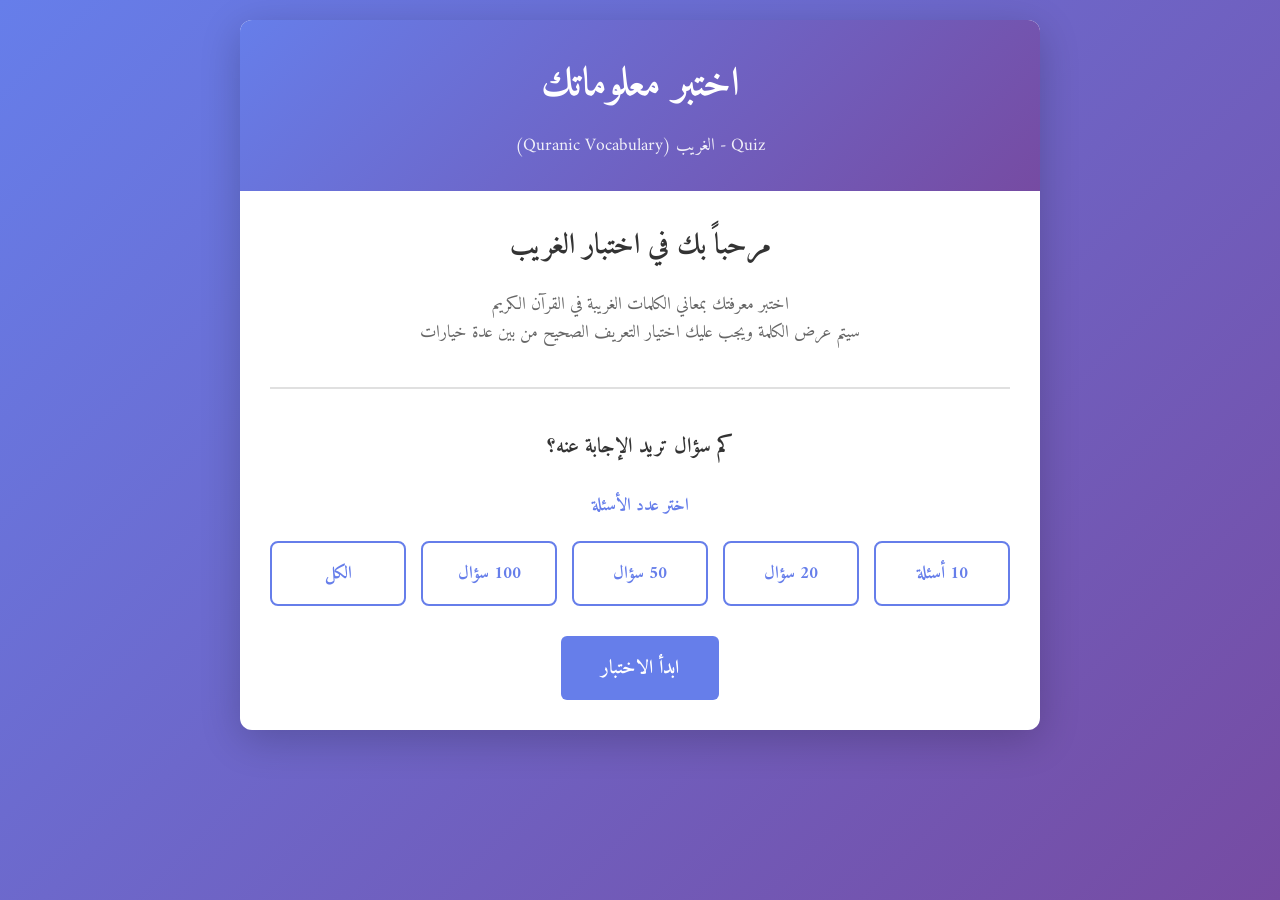
<file: gharib/test.html>
<!DOCTYPE html>
<html lang="ar" dir="rtl">
<head>
    <meta charset="UTF-8">
    <meta name="viewport" content="width=device-width, initial-scale=1.0">
    <title>اختبر معلوماتك - الغريب</title>
    <link rel="preconnect" href="https://fonts.googleapis.com">
    <link rel="preconnect" href="https://fonts.gstatic.com" crossorigin>
    <link href="https://fonts.googleapis.com/css2?family=Amiri:ital,wght@0,400;0,700;1,400;1,700&display=swap" rel="stylesheet">
    <style>
        * {
            margin: 0;
            padding: 0;
            box-sizing: border-box;
        }

        body {
            font-family: 'Amiri', serif;
            background: linear-gradient(135deg, #667eea 0%, #764ba2 100%);
            min-height: 100vh;
            padding: 20px;
        }

        .container {
            max-width: 800px;
            margin: 0 auto;
            background: white;
            border-radius: 12px;
            box-shadow: 0 10px 40px rgba(0, 0, 0, 0.2);
            overflow: hidden;
        }

        .header {
            background: linear-gradient(135deg, #667eea 0%, #764ba2 100%);
            color: white;
            padding: 30px;
            text-align: center;
        }

        .header h1 {
            font-size: 2.5em;
            margin-bottom: 10px;
            font-weight: bold;
        }

        .header p {
            font-size: 1.1em;
            opacity: 0.9;
        }

        .content {
            padding: 30px;
            min-height: 500px;
        }

        .loading {
            text-align: center;
            padding: 40px;
            color: #667eea;
            font-size: 1.3em;
        }

        .error {
            background: #fee;
            color: #c33;
            padding: 20px;
            border-radius: 8px;
            margin: 20px 0;
            text-align: center;
            font-size: 1.1em;
        }

        .quiz-container {
            display: none;
        }

        .question-number {
            color: #667eea;
            font-size: 0.95em;
            margin-bottom: 15px;
            font-weight: bold;
        }

        .question-section {
            background: #f8f9fa;
            padding: 25px;
            border-radius: 8px;
            margin-bottom: 25px;
            border-left: 4px solid #667eea;
        }

        .question-text {
            font-size: 1.8em;
            color: #667eea;
            font-weight: bold;
            margin-bottom: 20px;
            text-align: center;
            padding: 20px;
            background: white;
            border-radius: 8px;
        }

        .answer-label {
            font-size: 1.1em;
            color: #333;
            margin-bottom: 15px;
            display: block;
            font-weight: bold;
        }

        .options {
            display: grid;
            gap: 12px;
        }

        .option {
            display: flex;
            align-items: flex-start;
            gap: 15px;
        }

        .option input[type="radio"] {
            margin-top: 5px;
            width: 20px;
            height: 20px;
            cursor: pointer;
            accent-color: #667eea;
        }

        .option label {
            flex: 1;
            cursor: pointer;
            padding: 12px 15px;
            background: white;
            border-radius: 6px;
            border: 2px solid #e0e0e0;
            font-size: 1.1em;
            transition: all 0.3s ease;
        }

        .option input[type="radio"]:checked + label {
            background: #667eea;
            color: white;
            border-color: #667eea;
            font-weight: bold;
        }

        .option.correct label {
            background: #d4edda;
            border-color: #28a745;
            color: #155724;
            font-weight: bold;
        }

        .option.incorrect label {
            background: #f8d7da;
            border-color: #dc3545;
            color: #721c24;
            font-weight: bold;
        }

        .feedback-icon {
            margin-left: 10px;
            font-size: 1.2em;
        }

        .option label:hover {
            border-color: #667eea;
            background: #f0f0ff;
        }

        .option.correct label:hover,
        .option.incorrect label:hover {
            filter: brightness(0.95);
        }

        .button-group {
            display: flex;
            gap: 15px;
            justify-content: center;
            margin-top: 30px;
        }

        button {
            padding: 12px 30px;
            font-size: 1.1em;
            font-family: 'Amiri', serif;
            border: none;
            border-radius: 6px;
            cursor: pointer;
            transition: all 0.3s ease;
            font-weight: bold;
        }

        .btn-submit {
            background: #667eea;
            color: white;
        }

        .btn-submit:hover {
            background: #764ba2;
            transform: translateY(-2px);
            box-shadow: 0 5px 15px rgba(102, 126, 234, 0.3);
        }

        .btn-submit:disabled {
            background: #ccc;
            cursor: not-allowed;
            transform: none;
        }

        .show-answer {
            color: #667eea;
            font-size: 0.9em;
            margin-top: 15px;
            padding: 10px;
            background: #f0f0ff;
            border-radius: 6px;
            text-align: center;
            font-weight: bold;
        }

        .btn-restart {
            background: #28a745;
            color: white;
        }

        .btn-restart:hover {
            background: #218838;
            transform: translateY(-2px);
            box-shadow: 0 5px 15px rgba(40, 167, 69, 0.3);
        }

        .results-container {
            display: none;
            text-align: center;
        }

        .score-display {
            background: linear-gradient(135deg, #667eea 0%, #764ba2 100%);
            color: white;
            padding: 40px;
            border-radius: 12px;
            margin-bottom: 30px;
        }

        .score-number {
            font-size: 3em;
            font-weight: bold;
            margin-bottom: 10px;
        }

        .score-text {
            font-size: 1.3em;
            opacity: 0.9;
        }

        .result-details {
            background: #f8f9fa;
            padding: 20px;
            border-radius: 8px;
            margin-bottom: 20px;
        }

        .result-item {
            background: white;
            padding: 15px;
            margin-bottom: 10px;
            border-radius: 6px;
            border-left: 4px solid #ddd;
            text-align: right;
        }

        .result-item.correct {
            border-left-color: #28a745;
            background: #f0fff4;
        }

        .result-item.incorrect {
            border-left-color: #dc3545;
            background: #fff5f5;
        }

        .result-question {
            font-weight: bold;
            color: #667eea;
            font-size: 1.2em;
            margin-bottom: 8px;
        }

        .result-answer {
            color: #333;
            font-size: 1em;
            margin-bottom: 5px;
        }

        .result-label {
            font-weight: bold;
            color: #666;
            font-size: 0.95em;
        }

        .correct-label {
            color: #28a745;
        }

        .incorrect-label {
            color: #dc3545;
        }

        .start-container {
            display: none;
            text-align: center;
        }

        .start-container h2 {
            font-size: 1.8em;
            color: #333;
            margin-bottom: 20px;
        }

        .start-container p {
            font-size: 1.1em;
            color: #666;
            margin-bottom: 30px;
            line-height: 1.6;
        }

        .btn-start {
            background: #667eea;
            color: white;
            padding: 15px 40px;
            font-size: 1.2em;
        }

        .btn-start:hover {
            background: #764ba2;
            transform: translateY(-2px);
            box-shadow: 0 5px 15px rgba(102, 126, 234, 0.3);
        }

        .difficulty-section {
            margin-top: 40px;
            padding-top: 40px;
            border-top: 2px solid #e0e0e0;
        }

        .difficulty-label {
            font-size: 1.3em;
            color: #333;
            margin-bottom: 25px;
            display: block;
            font-weight: bold;
        }

        .difficulty-options {
            display: grid;
            grid-template-columns: repeat(auto-fit, minmax(120px, 1fr));
            gap: 15px;
            margin-bottom: 30px;
        }

        .difficulty-btn {
            padding: 15px 20px;
            font-size: 1.1em;
            font-family: 'Amiri', serif;
            border: 2px solid #667eea;
            background: white;
            color: #667eea;
            border-radius: 8px;
            cursor: pointer;
            transition: all 0.3s ease;
            font-weight: bold;
        }

        .difficulty-btn:hover {
            background: #f0f0ff;
            transform: translateY(-2px);
        }

        .difficulty-btn.active {
            background: #667eea;
            color: white;
            box-shadow: 0 5px 15px rgba(102, 126, 234, 0.3);
        }

        .question-count-display {
            text-align: center;
            font-size: 1.1em;
            color: #667eea;
            margin-bottom: 20px;
            font-weight: bold;
        }
    </style>
</head>
<body>
    <div class="container">
        <div class="header">
            <h1>اختبر معلوماتك</h1>
            <p>Quiz - الغريب (Quranic Vocabulary)</p>
        </div>

        <div class="content">
            <div id="loading" class="loading">جاري تحميل الأسئلة...</div>
            <div id="error"></div>

            <!-- Start Screen -->
            <div id="startContainer" class="start-container">
                <h2>مرحباً بك في اختبار الغريب</h2>
                <p>اختبر معرفتك بمعاني الكلمات الغريبة في القرآن الكريم<br>
                سيتم عرض الكلمة ويجب عليك اختيار التعريف الصحيح من بين عدة خيارات</p>
                
                <div class="difficulty-section">
                    <label class="difficulty-label">كم سؤال تريد الإجابة عنه؟</label>
                    <div class="question-count-display" id="questionCountDisplay">اختر عدد الأسئلة</div>
                    <div class="difficulty-options" id="difficultyOptions">
                        <button class="difficulty-btn" onclick="selectQuestionCount(10)">10 أسئلة</button>
                        <button class="difficulty-btn" onclick="selectQuestionCount(20)">20 سؤال</button>
                        <button class="difficulty-btn" onclick="selectQuestionCount(50)">50 سؤال</button>
                        <button class="difficulty-btn" onclick="selectQuestionCount(100)">100 سؤال</button>
                        <button class="difficulty-btn" onclick="selectQuestionCount('all')">الكل</button>
                    </div>
                </div>

                <button class="btn-start" id="startBtn" onclick="startQuiz()" disabled>ابدأ الاختبار</button>
            </div>

            <!-- Quiz Screen -->
            <div id="quizContainer" class="quiz-container">
                <div class="question-number" id="questionNumber"></div>
                <div class="question-section">
                    <div class="question-text" id="questionText"></div>
                    <label class="answer-label">اختر التعريف الصحيح:</label>
                    <div class="options" id="optionsContainer"></div>
                </div>
                <div id="answerFeedback"></div>
                <div class="button-group">
                    <button class="btn-submit" id="submitBtn" onclick="submitAnswer()" disabled>التالي</button>
                </div>
            </div>

            <!-- Results Screen -->
            <div id="resultsContainer" class="results-container">
                <div class="score-display">
                    <div class="score-number" id="scoreNumber"></div>
                    <div class="score-text" id="scoreText"></div>
                </div>
                <div class="result-details" id="resultDetails"></div>
                <div class="button-group">
                    <button class="btn-restart" onclick="location.reload()">إعادة الاختبار</button>
                </div>
            </div>
        </div>
    </div>

    <script>
        let allTerms = [];
        let quizQuestions = [];
        let currentQuestionIndex = 0;
        let userAnswers = [];
        let selectedAnswer = null;
        let selectedQuestionCount = null;

        // Shuffle array
        function shuffleArray(array) {
            const shuffled = [...array];
            for (let i = shuffled.length - 1; i > 0; i--) {
                const j = Math.floor(Math.random() * (i + 1));
                [shuffled[i], shuffled[j]] = [shuffled[j], shuffled[i]];
            }
            return shuffled;
        }

        // Load data
        async function loadData() {
            try {
                const response = await fetch('gharib.json');
                if (!response.ok) {
                    throw new Error('فشل تحميل ملف البيانات');
                }
                allTerms = await response.json();
                document.getElementById('loading').style.display = 'none';
                document.getElementById('startContainer').style.display = 'block';
            } catch (error) {
                document.getElementById('loading').style.display = 'none';
                document.getElementById('error').innerHTML = `<div class="error">خطأ: ${error.message}</div>`;
            }
        }

        // Select question count
        function selectQuestionCount(count) {
            selectedQuestionCount = count;

            // Update button styling
            document.querySelectorAll('.difficulty-btn').forEach(btn => {
                btn.classList.remove('active');
            });
            event.target.classList.add('active');

            // Update display text
            let displayText = '';
            if (count === 'all') {
                displayText = `جميع الأسئلة (${allTerms.length} سؤال)`;
            } else {
                displayText = `${count} سؤال`;
            }
            document.getElementById('questionCountDisplay').textContent = `تم الاختيار: ${displayText}`;

            // Enable start button
            document.getElementById('startBtn').disabled = false;
        }

        // Start quiz
        function startQuiz() {
            if (!selectedQuestionCount) {
                alert('يرجى اختيار عدد الأسئلة');
                return;
            }

            let questionCount = selectedQuestionCount === 'all' ? allTerms.length : selectedQuestionCount;
            quizQuestions = shuffleArray(allTerms).slice(0, questionCount);
            currentQuestionIndex = 0;
            userAnswers = [];
            selectedAnswer = null;

            document.getElementById('startContainer').style.display = 'none';
            document.getElementById('quizContainer').style.display = 'block';

            displayQuestion();
        }

        // Display current question
        function displayQuestion() {
            const question = quizQuestions[currentQuestionIndex];
            const correctDefinition = question.definition;

            // Get 3 random wrong answers
            let wrongAnswers = [];
            while (wrongAnswers.length < 3) {
                const randomTerm = quizQuestions[Math.floor(Math.random() * quizQuestions.length)];
                if (randomTerm.definition !== correctDefinition && !wrongAnswers.includes(randomTerm.definition)) {
                    wrongAnswers.push(randomTerm.definition);
                }
            }

            // Create answer options and shuffle them
            const allOptions = [correctDefinition, ...wrongAnswers];
            const shuffledOptions = shuffleArray(allOptions);

            // Update question number and text
            document.getElementById('questionNumber').textContent = 
                `السؤال ${currentQuestionIndex + 1} من ${quizQuestions.length}`;
            document.getElementById('questionText').textContent = question.term;

            // Create option buttons
            const optionsContainer = document.getElementById('optionsContainer');
            optionsContainer.innerHTML = '';

            shuffledOptions.forEach((option, index) => {
                const optionDiv = document.createElement('div');
                optionDiv.className = 'option';
                optionDiv.innerHTML = `
                    <input type="radio" id="option${index}" name="answer" value="${option}" 
                           onchange="selectAnswer('${option}', '${correctDefinition}')">
                    <label for="option${index}">${option}</label>
                `;
                optionsContainer.appendChild(optionDiv);
            });

            selectedAnswer = null;
            document.getElementById('submitBtn').disabled = true;
            document.getElementById('answerFeedback').innerHTML = '';
        }

        // Select answer
        function selectAnswer(answer, correct) {
            selectedAnswer = answer;
            document.getElementById('submitBtn').disabled = false;

            // Show feedback immediately
            const isCorrect = answer === correct;
            showFeedback(isCorrect, answer, correct);
        }

        // Show feedback
        function showFeedback(isCorrect, userAnswer, correctAnswer) {
            const feedbackDiv = document.getElementById('answerFeedback');
            
            if (isCorrect) {
                feedbackDiv.innerHTML = `<div class="show-answer">✓ إجابة صحيحة!</div>`;
                feedbackDiv.style.color = '#28a745';
                
                // Highlight the correct option
                document.querySelectorAll('.option').forEach(opt => {
                    const label = opt.querySelector('label');
                    const input = opt.querySelector('input');
                    if (input.value === correctAnswer) {
                        opt.classList.add('correct');
                    }
                });
            } else {
                feedbackDiv.innerHTML = `<div class="show-answer">✗ إجابة خاطئة. التعريف الصحيح: <strong>${correctAnswer}</strong></div>`;
                feedbackDiv.style.color = '#dc3545';
                
                // Highlight the wrong option and correct option
                document.querySelectorAll('.option').forEach(opt => {
                    const label = opt.querySelector('label');
                    const input = opt.querySelector('input');
                    if (input.value === userAnswer) {
                        opt.classList.add('incorrect');
                    }
                    if (input.value === correctAnswer) {
                        opt.classList.add('correct');
                    }
                });
            }
        }

        // Submit answer
        function submitAnswer() {
            if (!selectedAnswer) return;

            const question = quizQuestions[currentQuestionIndex];
            const isCorrect = selectedAnswer === question.definition;

            userAnswers.push({
                term: question.term,
                definition: question.definition,
                userAnswer: selectedAnswer,
                correct: isCorrect
            });

            currentQuestionIndex++;

            if (currentQuestionIndex < quizQuestions.length) {
                displayQuestion();
            } else {
                showResults();
            }
        }

        // Show results
        function showResults() {
            document.getElementById('quizContainer').style.display = 'none';
            document.getElementById('resultsContainer').style.display = 'block';

            const correctCount = userAnswers.filter(a => a.correct).length;
            const percentage = Math.round((correctCount / userAnswers.length) * 100);

            document.getElementById('scoreNumber').textContent = `${correctCount}/${userAnswers.length}`;
            document.getElementById('scoreText').textContent = 
                `النسبة المئوية: ${percentage}%`;

            // Display detailed results
            const resultDetails = document.getElementById('resultDetails');
            resultDetails.innerHTML = '';

            userAnswers.forEach((answer, index) => {
                const resultItem = document.createElement('div');
                resultItem.className = `result-item ${answer.correct ? 'correct' : 'incorrect'}`;
                
                let content = `<div class="result-question">السؤال ${index + 1}: ${answer.term}</div>`;
                content += `<div class="result-answer"><span class="result-label">التعريف الصحيح:</span> ${answer.definition}</div>`;
                
                if (!answer.correct) {
                    content += `<div class="result-answer"><span class="result-label incorrect">إجابتك:</span> ${answer.userAnswer}</div>`;
                } else {
                    content += `<div class="result-answer"><span class="result-label correct">✓ إجابة صحيحة</span></div>`;
                }

                resultItem.innerHTML = content;
                resultDetails.appendChild(resultItem);
            });
        }

        // Load data on page load
        window.addEventListener('DOMContentLoaded', loadData);
    </script>
</body>
</html>
</file>
